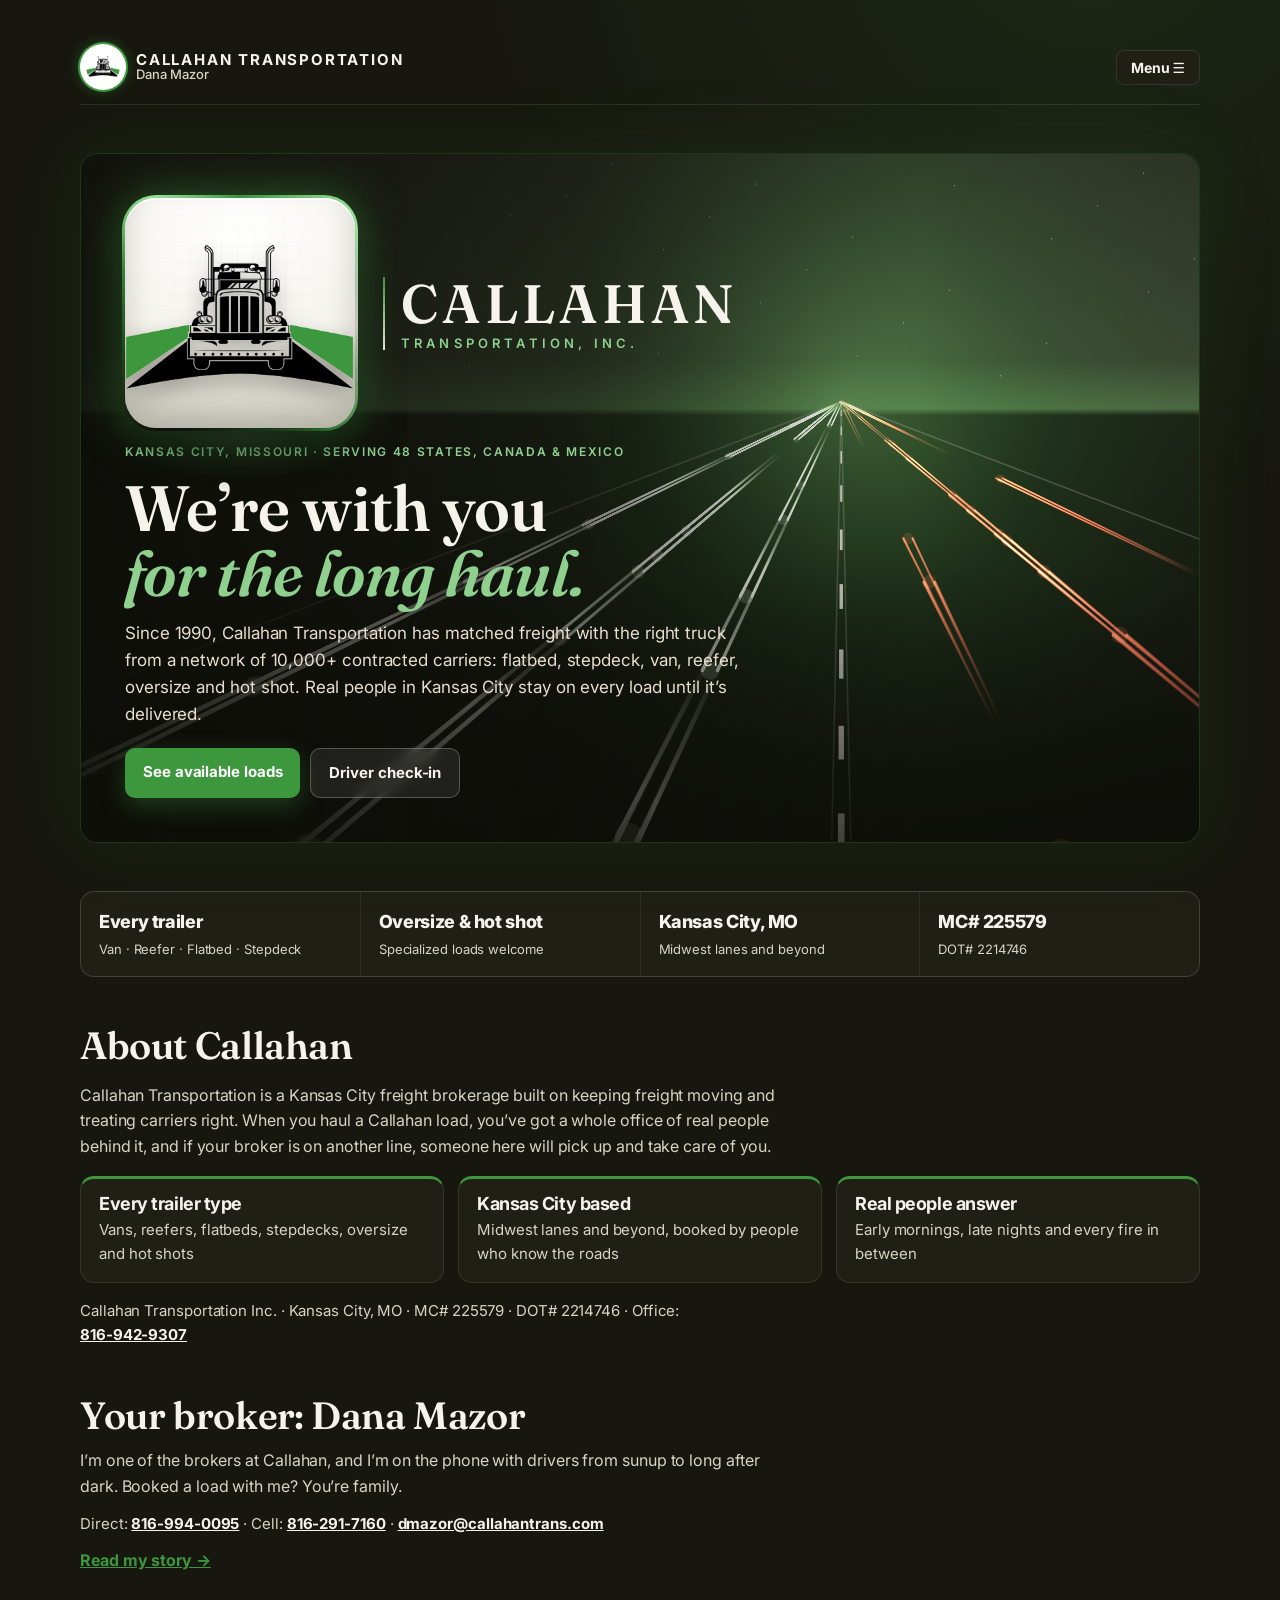
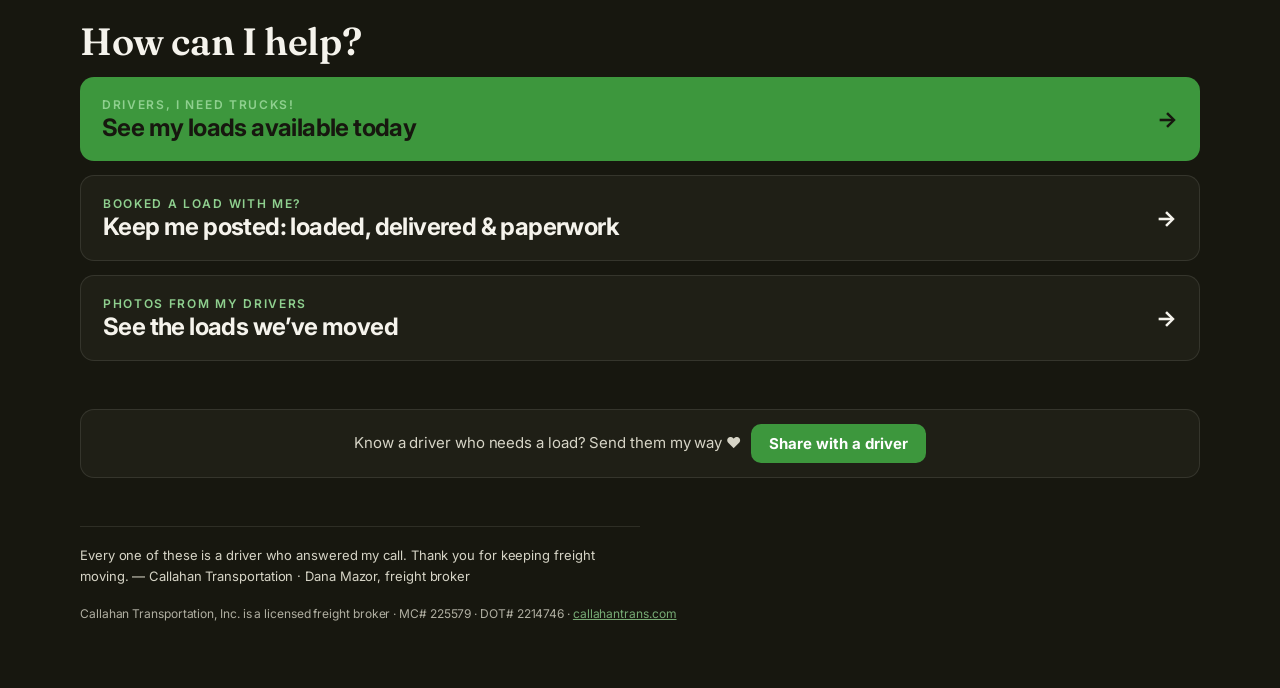
<file: index.html>
<!doctype html>
<html lang="en">
<head>
<meta charset="utf-8">
<meta name="viewport" content="width=device-width, initial-scale=1">
<title>Callahan Transportation · Dana Mazor</title>
<link rel="manifest" href="manifest.webmanifest">
<link rel="apple-touch-icon" href="apple-touch-icon.png">
<link rel="icon" type="image/png" href="icon-192.png">
<meta name="theme-color" content="#17170F">
<meta name="apple-mobile-web-app-capable" content="yes">
<meta name="apple-mobile-web-app-title" content="Callahan Transportation">
<link rel="preconnect" href="https://fonts.googleapis.com">
<link rel="stylesheet" href="https://fonts.googleapis.com/css2?family=Fraunces:ital,wght@0,500;0,600;1,500&family=Inter:wght@400;500;600;700;800&display=swap">
<style>
.sharebar { display: flex; flex-wrap: wrap; gap: 10px; align-items: center; justify-content: center; background: var(--panel); border: 1px dashed color-mix(in srgb, var(--gold) 55%, transparent); border-radius: 12px; padding: 14px 16px; text-align: center }
.sharebar p { margin: 0; color: var(--muted); font-size: 15px }
.sharebtn { font: 700 15px var(--body); background: var(--gold); color: var(--ground); border: 0; border-radius: 999px; padding: 10px 18px; cursor: pointer }
.sharebtn:focus-visible { outline: 3px solid var(--ink); outline-offset: 3px }
.sitenav { display: flex; flex-wrap: wrap; gap: 8px; align-items: center; padding-bottom: 6px }
.sitenav .brand { font-family: var(--hand); font-weight: 700; font-size: 28px; color: var(--gold); text-decoration: none; margin-right: auto }
.sitenav .brand { display: flex; flex-direction: column; line-height: 1.05 }
.sitenav .brand .b1 { font-family: var(--body); font-weight: 700; font-size: 15px; letter-spacing: .14em; text-transform: uppercase; color: var(--gold) }
.sitenav .brand .b2 { font-family: var(--hand); font-weight: 700; font-size: 28px; color: var(--ink) }
.sitenav a.nl { font: 700 14px var(--body); color: var(--ink); text-decoration: none; border: 1px solid color-mix(in srgb, var(--gold) 45%, transparent); border-radius: 999px; padding: 8px 14px }
.sitenav a.nl[aria-current="page"] { background: var(--gold); color: var(--ground); border-color: var(--gold) }
.sitenav { position: relative; align-items: center; flex-wrap: nowrap }
.sitenav .brand { min-width: 0 }
@media (max-width: 420px) { .sitenav .brand .b1 { font-size: 12px; letter-spacing: .1em } .sitenav .brand .b2 { font-size: 24px } }
.sitenav .brand { flex-direction: row; align-items: center; gap: 10px }
.sitenav .brand .mark { width: 58px; height: auto; background: var(--paper, #F3E6D1); border-radius: 10px; padding: 5px 6px; box-shadow: 0 0 22px color-mix(in srgb, #E8A54B 35%, transparent) }
.sitenav .btxt { display: flex; flex-direction: column; line-height: 1.05; min-width: 0 }
.menu { position: relative; flex: none }
.menu summary { white-space: nowrap }
@media (max-width: 420px) { .sitenav .brand .mark { width: 44px } .sitenav .brand .b1 { font-size: 10.5px; letter-spacing: .06em; white-space: nowrap } .sitenav .brand { gap: 8px } }
.menu summary { list-style: none; cursor: pointer; font: 700 14px var(--body); color: var(--ink); border: 1px solid color-mix(in srgb, var(--gold) 45%, transparent); border-radius: 999px; padding: 8px 14px }
.menu summary::-webkit-details-marker { display: none }
.menu summary:focus-visible { outline: 3px solid var(--ink); outline-offset: 3px }
.menu-list { position: absolute; right: 0; top: calc(100% + 8px); z-index: 20; display: flex; flex-direction: column; gap: 6px; min-width: 200px; background: var(--panel); border: 1px solid color-mix(in srgb, var(--gold) 35%, transparent); border-radius: 12px; padding: 10px; box-shadow: 0 18px 40px rgba(0,0,0,.5) }
.menu-list a.nl { text-align: left }
.sitenav a:focus-visible { outline: 3px solid var(--ink); outline-offset: 3px }
/* Layout: warm golden-hour wall of polaroids, loose masonry, tap one to see it big */
:root {
  --ground:#1F1813; --panel:#2A2019; --gold:#E8A54B; --ink:#F8EFE1; --rust:#C4553A; --muted:#C9B79E; --paper:#F3E6D1; --paper-ink:#2B2018;
  --hand:"Caveat", "Segoe Print", "Bradley Hand", cursive;
  --body:"Nunito Sans", "Segoe UI", system-ui, sans-serif;
  color-scheme: dark;
}
* { box-sizing: border-box }
body {
  background: radial-gradient(90% 40% at 85% 0%, color-mix(in srgb, var(--gold) 26%, transparent), transparent 70%),
              radial-gradient(70% 30% at 0% 100%, color-mix(in srgb, var(--rust) 22%, transparent), transparent 70%),
              var(--ground);
  background-attachment: fixed;
  color: var(--ink); font-family: var(--body); font-size: 17px; line-height: 1.5;
  padding-left: max(16px, env(safe-area-inset-left, 0px)); padding-right: max(16px, env(safe-area-inset-right, 0px));
  padding-block: 40px 64px; min-height: 100%;
}
.wrap { max-width: 1120px; margin: 0 auto; display: flex; flex-direction: column; gap: 36px }
header { display: flex; flex-direction: column; gap: 6px }
.company { font-size: 13px; font-weight: 700; letter-spacing: .18em; text-transform: uppercase; color: var(--gold) }
h1 { font-family: var(--hand); font-weight: 700; font-size: clamp(54px, 11vw, 96px); line-height: .95; margin: 0; text-wrap: balance }
.lede { color: var(--muted); max-width: 58ch; margin: 6px 0 0 }
.count { font-variant-numeric: tabular-nums; color: var(--ink); font-weight: 700 }
.wall { columns: 3 300px; column-gap: 26px }
.pol { break-inside: avoid; display: block; width: 100%; margin: 0 0 30px; padding: 12px 12px 0; background: var(--paper); border: 0; border-radius: 4px;
  box-shadow: 0 18px 40px rgba(0,0,0,.45), 0 0 40px color-mix(in srgb, var(--gold) 14%, transparent);
  cursor: zoom-in; text-align: left; transform: rotate(var(--tilt, 0deg)); transition: transform .25s ease, box-shadow .25s ease }
.pol:hover, .pol:focus-visible { transform: rotate(0deg) translateY(-4px); box-shadow: 0 24px 50px rgba(0,0,0,.55), 0 0 60px color-mix(in srgb, var(--gold) 30%, transparent) }
.pol:focus-visible { outline: 3px solid var(--gold); outline-offset: 4px }
.pol img { display: block; width: 100%; height: auto; border-radius: 2px; filter: sepia(.18) saturate(1.1) }
.pol span { display: block; font-family: var(--hand); font-weight: 600; font-size: 30px; color: var(--paper-ink); padding: 8px 4px 12px; line-height: 1.1 }
.pol small { display: block; font-family: var(--body); font-size: 13px; color: color-mix(in srgb, var(--paper-ink) 65%, var(--paper)); margin-top: 2px; letter-spacing: .02em }
footer { color: var(--muted); font-size: 14px; border-top: 1px solid color-mix(in srgb, var(--gold) 25%, transparent); padding-top: 18px; max-width: 70ch }
dialog { border: 0; padding: 0; background: transparent; max-width: min(94vw, 1100px); max-height: 92vh }
dialog::backdrop { background: color-mix(in srgb, var(--ground) 88%, transparent) }
dialog figure { margin: 0; background: var(--paper); padding: 14px 14px 6px; border-radius: 4px; display: flex; flex-direction: column; gap: 4px }
dialog img { display: block; max-width: 100%; max-height: 76vh; width: auto; height: auto; margin: 0 auto }
dialog figcaption { font-family: var(--hand); font-size: 32px; color: var(--paper-ink); display: flex; justify-content: space-between; align-items: center; gap: 12px }
dialog button { font: 700 14px var(--body); background: var(--paper-ink); color: var(--paper); border: 0; border-radius: 999px; padding: 8px 16px; cursor: pointer }
.hero { display: grid; grid-template-columns: minmax(0, 500px) minmax(0, 1fr); gap: 44px; align-items: center }
.me { position: relative }
.me .pol { margin: 0; width: 100%; cursor: default }
.avail { display: flex; flex-direction: column; gap: 14px }
.avail-head { display: flex; align-items: baseline; gap: 16px; flex-wrap: wrap }
.updated { font-size: 13px; font-weight: 700; letter-spacing: .14em; text-transform: uppercase; color: var(--muted) }
.avail-note { margin: 0; color: var(--muted); max-width: 70ch }
.avail-note .sel { color: var(--ink); user-select: all; white-space: nowrap }
.avail-list { display: grid; grid-template-columns: repeat(auto-fill, minmax(min(100%, 320px), 1fr)); gap: 16px }
.load { background: var(--panel); border: 1px solid color-mix(in srgb, var(--gold) 22%, transparent); border-radius: 10px; padding: 18px 20px; display: flex; flex-direction: column; gap: 10px; min-width: 0 }
.lane { display: flex; flex-direction: column; gap: 2px }
.lane .city { font-family: var(--hand); font-weight: 700; font-size: 34px; line-height: 1; color: var(--ink) }
.lane .arrow { color: var(--gold); font-size: 15px; font-weight: 700; letter-spacing: .1em }
.chip { align-self: flex-start; font-size: 12px; font-weight: 700; letter-spacing: .1em; text-transform: uppercase; color: var(--ground); background: var(--gold); border-radius: 999px; padding: 4px 12px }
.load dl { margin: 0; display: grid; grid-template-columns: auto 1fr; gap: 4px 14px; font-size: 15px }
.load dt { color: var(--muted) }
.load dd { margin: 0; color: var(--ink); min-width: 0 }
.day { display: flex; flex-direction: column; gap: 18px }
.day-grid { display: grid; grid-template-columns: repeat(auto-fill, minmax(190px, 1fr)); gap: 14px; align-items: start }
.day-grid img { width: 100%; height: auto; border-radius: 6px; box-shadow: 0 14px 30px rgba(0,0,0,.4) }
.closer { display: flex; flex-direction: column; gap: 18px }
.closer img { width: 100%; max-width: 640px; border-radius: 6px; box-shadow: 0 18px 40px rgba(0,0,0,.45) }
.me .pol:hover { transform: rotate(var(--tilt, 0deg)) }
.me .pol-small { position: absolute; right: 0; bottom: 0; width: 46% }
.me .pol span { font-size: 28px }
.collage { display: grid; grid-template-columns: 1.25fr 1fr; grid-template-rows: 1fr 1fr; gap: 8px; aspect-ratio: 4 / 4.2 }
.collage img { width: 100%; height: 100%; object-fit: cover; object-position: center top; border-radius: 2px; filter: sepia(.12) saturate(1.08) }
.collage .c-big { grid-row: 1 / 3 }
.collage img:last-child { object-position: center 60% }
.intro { display: flex; flex-direction: column; gap: 8px; min-width: 0 }
.wall-title { font-family: var(--hand); font-weight: 700; font-size: clamp(40px, 7vw, 60px); margin: 0; color: var(--gold) }
.loadtab { display: flex; align-items: center; justify-content: space-between; gap: 16px; text-decoration: none; background: var(--gold); color: var(--ground); border-radius: 14px; padding: 14px 22px; box-shadow: 0 14px 34px rgba(0,0,0,.4), 0 0 40px color-mix(in srgb, var(--gold) 30%, transparent); transition: transform .2s ease }
.loadtab:hover, .loadtab:focus-visible { transform: translateY(-2px) }
.loadtab:focus-visible { outline: 3px solid var(--ink); outline-offset: 4px }
.loadtab-2 { background: transparent; color: var(--ink); border: 2px solid var(--gold); box-shadow: none }
.help { display: flex; flex-direction: column; gap: 14px }
.loadtab-2 .lt-kicker { color: var(--gold) }
.loadtab-2 .lt-title { font-size: clamp(24px, 4.2vw, 33px) }
.lt-text { display: flex; flex-direction: column; min-width: 0 }
.lt-kicker { font-size: 13px; font-weight: 700; letter-spacing: .16em; text-transform: uppercase }
.lt-title { font-family: var(--hand); font-weight: 700; font-size: clamp(28px, 5vw, 40px); line-height: 1 }
.lt-go { font-size: 32px; font-weight: 700; line-height: 1 }
.story { display: flex; flex-direction: column; gap: 14px; max-width: 70ch }
.story p { margin: 0; color: var(--ink) }
.tagline { margin: 0; font-size: 19px; font-weight: 700; color: var(--ink) }
.cal { display: flex; flex-direction: column; gap: 16px }
.cal > p { margin: 0; max-width: 70ch }
.cal-grid { display: grid; grid-template-columns: repeat(auto-fit, minmax(min(100%, 230px), 1fr)); gap: 14px }
.cal-item { background: var(--panel); border: 1px solid color-mix(in srgb, var(--gold) 22%, transparent); border-radius: 10px; padding: 16px 18px; display: flex; flex-direction: column; gap: 4px; color: var(--muted); font-size: 15px }
.cal-big { font-family: var(--hand); font-weight: 700; font-size: 30px; line-height: 1.05; color: var(--gold) }
.cal-contact { color: var(--muted); font-size: 15px }
.cal-contact a { color: var(--ink); font-weight: 700 }
.story-sign { font-family: var(--hand); font-size: 32px; line-height: 1.15; color: var(--gold) }
.cats { display: flex; flex-direction: column; gap: 14px; max-width: 760px }
.cat-tabs { display: flex; flex-wrap: wrap; gap: 8px }
.cat-tab { font: 700 15px var(--body); color: var(--ink); background: transparent; border: 1px solid color-mix(in srgb, var(--gold) 50%, transparent); border-radius: 999px; padding: 9px 16px; cursor: pointer }
.cat-tab[aria-selected="true"] { background: var(--gold); color: var(--ground); border-color: var(--gold) }
.cat-tab:focus-visible, .car-btn:focus-visible, .car-track:focus-visible, .slide:focus-visible { outline: 3px solid var(--ink); outline-offset: 3px }
.car { background: var(--paper); border-radius: 6px; padding: 12px; box-shadow: 0 18px 40px rgba(0,0,0,.45), 0 0 40px color-mix(in srgb, var(--gold) 14%, transparent) }
.car-track { display: flex; overflow-x: auto; scroll-snap-type: x mandatory; scroll-behavior: smooth; -webkit-overflow-scrolling: touch; scrollbar-width: none; border-radius: 3px }
.car-track::-webkit-scrollbar { display: none }
.slide { flex: 0 0 100%; scroll-snap-align: start; border: 0; padding: 0; margin: 0; background: transparent; cursor: zoom-in; text-align: left }
.slide img { display: block; width: 100%; aspect-ratio: 4 / 3; object-fit: cover; border-radius: 2px; filter: sepia(.18) saturate(1.1) }
.slide .cap { display: block; font-family: var(--hand); font-weight: 600; font-size: 30px; color: var(--paper-ink); padding: 8px 4px 0; line-height: 1.1 }
.slide .cap small { display: block; font-family: var(--body); font-size: 13px; color: color-mix(in srgb, var(--paper-ink) 65%, var(--paper)) }
.car-ctrl { display: flex; align-items: center; justify-content: center; gap: 18px; padding-top: 8px }
.car-btn { font: 700 26px/1 var(--body); width: 44px; height: 44px; border-radius: 999px; border: 0; background: var(--paper-ink); color: var(--paper); cursor: pointer }
.car-btn[hidden] { display: none }
.car-count { font: 700 14px var(--body); color: var(--paper-ink); min-width: 48px; text-align: center }
.logo-card { background: radial-gradient(120% 90% at 50% 0%, #FBF3E6, var(--paper)); border-radius: 14px; padding: 22px; box-shadow: 0 18px 40px rgba(0,0,0,.45), 0 0 60px color-mix(in srgb, var(--gold) 30%, transparent); transform: rotate(-1.2deg) }
.logo-card img { display: block; width: 100%; height: auto }
.meet { display: flex; flex-direction: column; gap: 12px; max-width: 70ch }
.meet p { margin: 0 }
@media (max-width: 720px) { .hero { grid-template-columns: 1fr; gap: 24px } .me { max-width: 100% } }
@media (prefers-reduced-motion: reduce) { .pol { transition: none } }
</style>
<link rel="stylesheet" href="anim.css?v=3">
<link rel="stylesheet" href="modern.css?v=5">
<link rel="stylesheet" href="brand.css?v=8">
<style>html,body{margin:0}</style>
</head>
<body>

<div class="wrap">
  <nav class="sitenav" aria-label="Site">
    <a class="brand" href="index.html"><img class="mark" src="callahan-mark-orig.png?v=4" alt=""><span class="btxt"><span class="b1">Callahan Transportation</span><span class="b2">Dana Mazor</span></span></a>
    <details class="menu">
      <summary>Menu <span aria-hidden="true">☰</span></summary>
      <div class="menu-list">
      <a class="nl" href="index.html" aria-current="page">Home</a>
      <a class="nl" href="open-loads.html">Loads available</a>
      <a class="nl" href="loads-we-moved.html">Loads we moved</a>
      <a class="nl" href="check-in.html">Driver check-in</a>
      <a class="nl" href="my-story.html">Meet Dana</a>
      </div>
    </details>
  </nav>
  <header class="hero-photo">
    <div class="fx-night" aria-hidden="true"></div>
    <div class="in">
      <div class="lockup" role="img" aria-label="Callahan Transportation, Inc."><div class="emblem" id="emblem"><span class="em-border"></span><span class="em-tile"><span class="em-grid"></span><img src="callahan-mark-orig.png?v=4" alt=""><span class="hl l"></span><span class="hl r"></span><span class="em-sheen"></span></span><span class="em-beam"></span></div><div class="lk-text"><span class="lk-1">CALLAHAN</span><span class="lk-2">TRANSPORTATION, INC.</span></div></div>
      <div class="company">Kansas City, Missouri · Serving 48 states, Canada &amp; Mexico</div>
      <h1>We’re with you<br><em>for the long haul.</em></h1>
      <p class="lede">Since 1990, Callahan Transportation has matched freight with the right truck from a network of 10,000+ contracted carriers: flatbed, stepdeck, van, reefer, oversize and hot shot. Real people in Kansas City stay on every load until it’s delivered.</p>
      <div class="cta"><a class="primary" href="open-loads.html">See available loads</a><a class="ghost" href="check-in.html">Driver check-in</a></div>
    </div>
  </header>
  <div class="stats" aria-label="Callahan at a glance">
    <div><b>Every trailer</b><span>Van · Reefer · Flatbed · Stepdeck</span></div>
    <div><b>Oversize &amp; hot shot</b><span>Specialized loads welcome</span></div>
    <div><b>Kansas City, MO</b><span>Midwest lanes and beyond</span></div>
    <div><b>MC# 225579</b><span>DOT# 2214746</span></div>
  </div>
  <section class="cal" aria-labelledby="cal-title">
    <h2 class="wall-title" id="cal-title">About Callahan</h2>
    <p>Callahan Transportation is a Kansas City freight brokerage built on keeping freight moving and treating carriers right. When you haul a Callahan load, you’ve got a whole office of real people behind it, and if your broker is on another line, someone here will pick up and take care of you.</p>
    <div class="cal-grid">
      <div class="cal-item"><span class="cal-big">Every trailer type</span><span>Vans, reefers, flatbeds, stepdecks, oversize and hot shots</span></div>
      <div class="cal-item"><span class="cal-big">Kansas City based</span><span>Midwest lanes and beyond, booked by people who know the roads</span></div>
      <div class="cal-item"><span class="cal-big">Real people answer</span><span>Early mornings, late nights and every fire in between</span></div>
    </div>
    <p class="cal-contact">Callahan Transportation Inc. · Kansas City, MO · MC# 225579 · DOT# 2214746 · Office: <a href="tel:+18169429307">816-942-9307</a></p>
  </section>
  <section class="meet" aria-labelledby="meet-title">
    <h2 class="wall-title" id="meet-title">Your broker: Dana Mazor</h2>
    <p>I’m one of the brokers at Callahan, and I’m on the phone with drivers from sunup to long after dark. Booked a load with me? You’re family.</p>
    <p class="cal-contact">Direct: <a href="tel:+18169940095">816-994-0095</a> · Cell: <a href="tel:+18162917160">816-291-7160</a> · <a href="mailto:dmazor@callahantrans.com">dmazor@callahantrans.com</a></p>
    <p class="note"><a href="my-story.html" style="color:var(--gold);font-weight:700">Read my story →</a></p>
  </section>

  <section class="help" aria-labelledby="help-title">
    <h2 class="wall-title" id="help-title">How can I help?</h2>
    <a class="loadtab" href="open-loads.html">
      <span class="lt-text"><span class="lt-kicker">Drivers, I need trucks!</span><span class="lt-title">See my loads available today</span></span>
      <span class="lt-go" aria-hidden="true">→</span>
    </a>
    <a class="loadtab loadtab-2" href="check-in.html">
      <span class="lt-text"><span class="lt-kicker">Booked a load with me?</span><span class="lt-title">Keep me posted: loaded, delivered &amp; paperwork</span></span>
      <span class="lt-go" aria-hidden="true">→</span>
    </a>
    <a class="loadtab loadtab-2" href="loads-we-moved.html">
      <span class="lt-text"><span class="lt-kicker">Photos from my drivers</span><span class="lt-title">See the loads we’ve moved</span></span>
      <span class="lt-go" aria-hidden="true">→</span>
    </a>
  </section>
  <div class="sharebar"><p>Know a driver who needs a load? Send them my way ♥</p><button type="button" class="sharebtn" data-share>Share with a driver</button></div>
  <section class="closer">
    <footer>Every one of these is a driver who answered my call. Thank you for keeping freight moving. — Callahan Transportation · Dana Mazor, freight broker</footer>
  <p class="broker-line">Callahan Transportation, Inc. is a licensed freight broker · MC# 225579 · DOT# 2214746 · <a href="https://www.callahantrans.com" target="_blank" rel="noopener">callahantrans.com</a></p>
  </section>
</div>

<dialog id="viewer" aria-label="Photo viewer">
  <figure>
    <img id="viewer-img" alt="">
    <figcaption><span id="viewer-cap"></span><button type="button" id="viewer-close">Close</button></figcaption>
  </figure>
</dialog>

<script>
(function () {
  let d; try { d = JSON.parse(document.getElementById('avail-data').textContent); } catch (e) { return; }
  if (!d) return;
  document.getElementById('avail-updated').textContent = 'Updated ' + d.updated;
  const list = document.getElementById('avail-list');
  const esc = s => String(s).replace(/[&<>"]/g, c => ({'&':'&amp;','<':'&lt;','>':'&gt;','"':'&quot;'}[c]));
  d.loads.forEach(l => {
    const a = document.createElement('article'); a.className = 'load';
    a.innerHTML = '<span class="chip">' + esc(l.tag) + '</span>' +
      '<div class="lane"><span class="city">' + esc(l.from) + '</span><span class="arrow">TO</span><span class="city">' + esc(l.to) + '</span></div>' +
      '<dl><dt>Pickup</dt><dd>' + esc(l.when) + '</dd><dt>Trailer</dt><dd>' + esc(l.equip) + '</dd><dt>Freight</dt><dd>' + esc(l.freight) + '</dd><dt>Weight</dt><dd>' + esc(l.weight) + '</dd><dt>Notes</dt><dd>' + esc(l.notes) + '</dd></dl>';
    list.appendChild(a);
  });
})();
const dlg = document.getElementById('viewer');
document.getElementById('viewer-close').addEventListener('click', () => dlg.close());
dlg.addEventListener('click', e => { if (e.target === dlg) dlg.close(); });
</script>

<script>
document.querySelectorAll('[data-share]').forEach(b => b.addEventListener('click', async () => {
  const url = 'https://loads.callahantrans.com/';
  const data = { title: "Dana's Loads · Callahan Transportation", text: 'Need a load? Check out Dana at Callahan Transportation:', url };
  try { if (navigator.share) { await navigator.share(data); return; } } catch (e) { if (e && e.name === 'AbortError') return; }
  try { await navigator.clipboard.writeText(url); b.textContent = 'Link copied!'; setTimeout(() => b.textContent = 'Share with a driver', 2500); }
  catch (e) { prompt('Copy this link:', url); }
}));
</script>

<script src="anim.js?v=3"></script>
<script src="night.js?v=6"></script>
<script>
(function(){var e=document.getElementById("emblem");if(!e||matchMedia("(prefers-reduced-motion: reduce)").matches)return;
function tilt(x,y){e.style.setProperty("--rx",(-y*10).toFixed(2)+"deg");e.style.setProperty("--ry",(x*14).toFixed(2)+"deg")}
addEventListener("pointermove",function(ev){var r=e.getBoundingClientRect();tilt(Math.max(-1,Math.min(1,(ev.clientX-r.left-r.width/2)/400)),Math.max(-1,Math.min(1,(ev.clientY-r.top-r.height/2)/400)))});
var t=0;(function idle(){t+=.012;if(!matchMedia("(hover:hover)").matches)tilt(Math.sin(t)*.6,Math.cos(t*.8)*.3);requestAnimationFrame(idle)})();})();
</script>
</body>
</html>
</file>
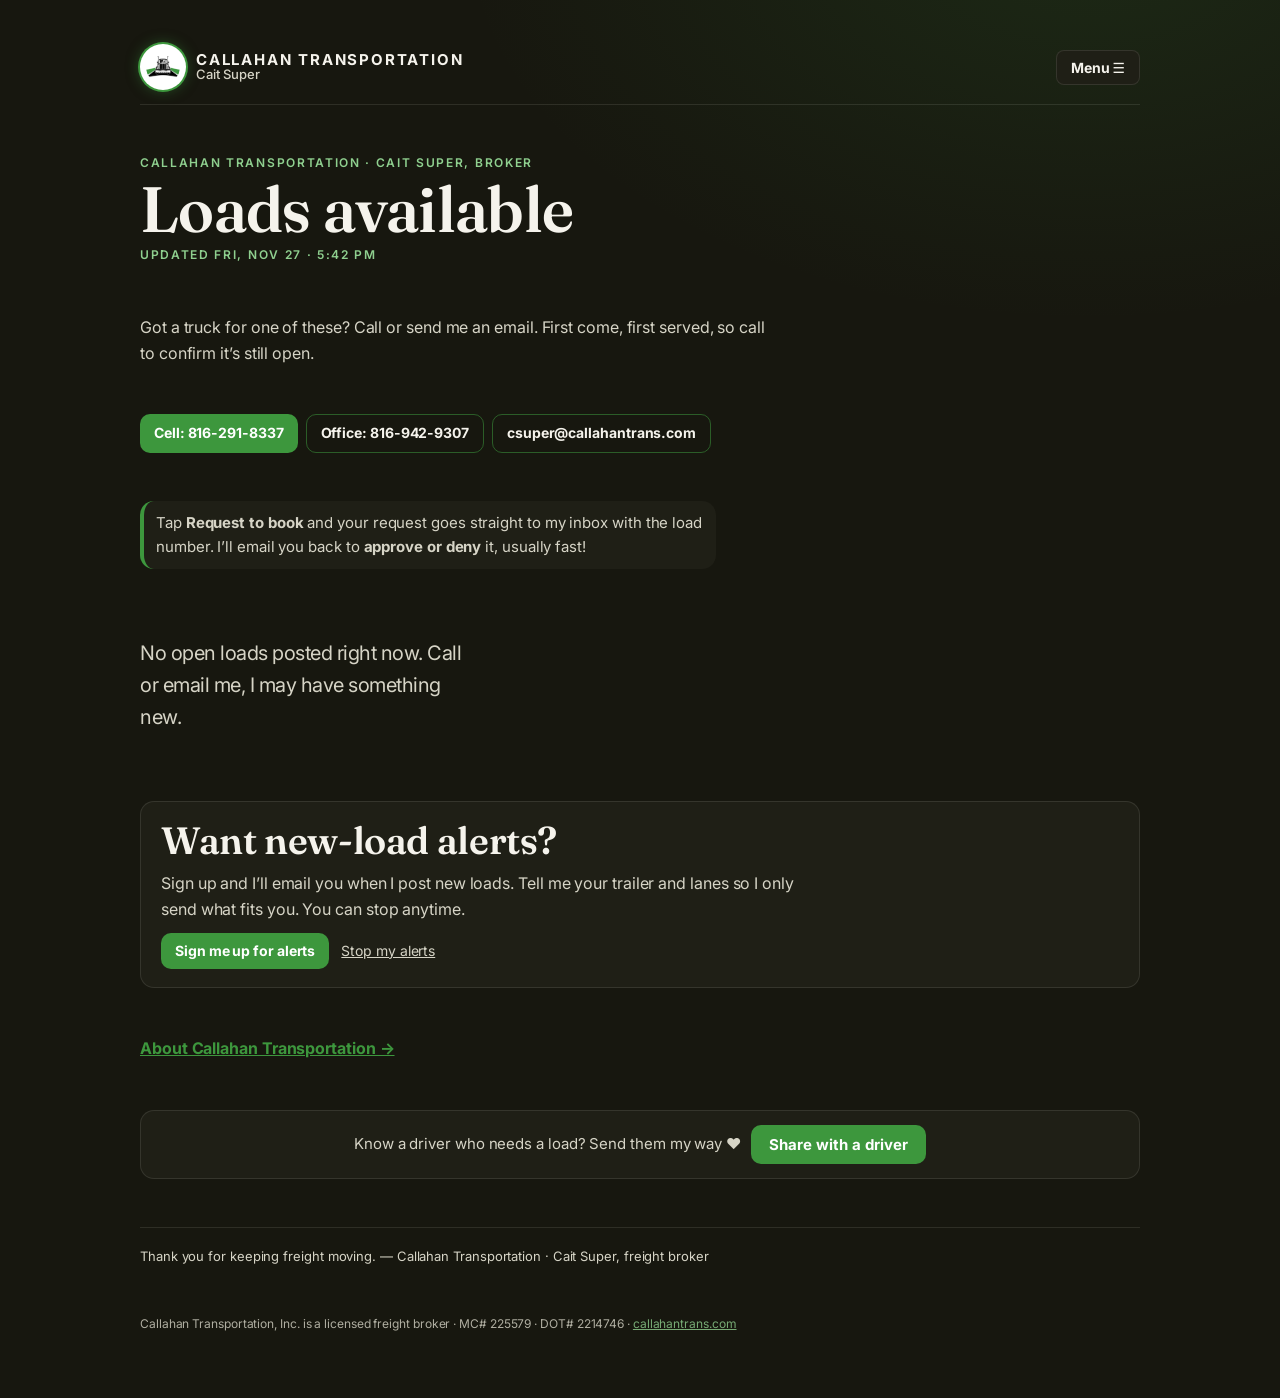
<file: cait/index.html>
<!doctype html>
<html lang="en">
<head>
<meta charset="utf-8">
<meta name="viewport" content="width=device-width, initial-scale=1">
<link rel="manifest" href="../manifest.webmanifest">
<link rel="apple-touch-icon" href="../apple-touch-icon.png">
<link rel="icon" type="image/png" href="../icon-192.png">
<meta name="theme-color" content="#17170F">
<meta name="apple-mobile-web-app-capable" content="yes">
<meta name="apple-mobile-web-app-title" content="Callahan Transportation">
<title>Cait’s Loads · Callahan Transportation</title>
<link rel="preconnect" href="https://fonts.googleapis.com">
<link rel="stylesheet" href="https://fonts.googleapis.com/css2?family=Fraunces:ital,wght@0,500;0,600;1,500&family=Inter:wght@400;500;600;700;800&display=swap">
<style>
.sharebar { display: flex; flex-wrap: wrap; gap: 10px; align-items: center; justify-content: center; background: var(--panel); border: 1px dashed color-mix(in srgb, var(--gold) 55%, transparent); border-radius: 12px; padding: 14px 16px; text-align: center }
.sharebar p { margin: 0; color: var(--muted); font-size: 15px }
.sharebtn { font: 700 15px var(--body); background: var(--gold); color: var(--ground); border: 0; border-radius: 999px; padding: 10px 18px; cursor: pointer }
.sharebtn:focus-visible { outline: 3px solid var(--ink); outline-offset: 3px }
.sitenav { display: flex; flex-wrap: wrap; gap: 8px; align-items: center; padding-bottom: 6px }
.sitenav .brand { font-family: var(--hand); font-weight: 700; font-size: 28px; color: var(--gold); text-decoration: none; margin-right: auto }
.sitenav .brand { display: flex; flex-direction: column; line-height: 1.05 }
.sitenav .brand .b1 { font-family: var(--body); font-weight: 700; font-size: 15px; letter-spacing: .14em; text-transform: uppercase; color: var(--gold) }
.sitenav .brand .b2 { font-family: var(--hand); font-weight: 700; font-size: 28px; color: var(--ink) }
.sitenav a.nl { font: 700 14px var(--body); color: var(--ink); text-decoration: none; border: 1px solid color-mix(in srgb, var(--gold) 45%, transparent); border-radius: 999px; padding: 8px 14px }
.sitenav a.nl[aria-current="page"] { background: var(--gold); color: var(--ground); border-color: var(--gold) }
.sitenav { position: relative; align-items: center; flex-wrap: nowrap }
.sitenav .brand { min-width: 0 }
@media (max-width: 420px) { .sitenav .brand .b1 { font-size: 12px; letter-spacing: .1em } .sitenav .brand .b2 { font-size: 24px } }
.sitenav .brand { flex-direction: row; align-items: center; gap: 10px }
.sitenav .brand .mark { width: 58px; height: auto; background: var(--paper, #F3E6D1); border-radius: 10px; padding: 5px 6px; box-shadow: 0 0 22px color-mix(in srgb, #E8A54B 35%, transparent) }
.sitenav .btxt { display: flex; flex-direction: column; line-height: 1.05; min-width: 0 }
.menu { position: relative; flex: none }
.menu summary { white-space: nowrap }
@media (max-width: 420px) { .sitenav .brand .mark { width: 44px } .sitenav .brand .b1 { font-size: 10.5px; letter-spacing: .06em; white-space: nowrap } .sitenav .brand { gap: 8px } }
.menu summary { list-style: none; cursor: pointer; font: 700 14px var(--body); color: var(--ink); border: 1px solid color-mix(in srgb, var(--gold) 45%, transparent); border-radius: 999px; padding: 8px 14px }
.menu summary::-webkit-details-marker { display: none }
.menu summary:focus-visible { outline: 3px solid var(--ink); outline-offset: 3px }
.menu-list { position: absolute; right: 0; top: calc(100% + 8px); z-index: 20; display: flex; flex-direction: column; gap: 6px; min-width: 200px; background: var(--panel); border: 1px solid color-mix(in srgb, var(--gold) 35%, transparent); border-radius: 12px; padding: 10px; box-shadow: 0 18px 40px rgba(0,0,0,.5) }
.menu-list a.nl { text-align: left }
.sitenav a:focus-visible { outline: 3px solid var(--ink); outline-offset: 3px }
:root {
  --ground:#1F1813; --panel:#2A2019; --gold:#E8A54B; --ink:#F8EFE1; --rust:#C4553A; --muted:#C9B79E; --paper:#F3E6D1;
  --hand:"Caveat", "Segoe Print", "Bradley Hand", cursive;
  --body:"Nunito Sans", "Segoe UI", system-ui, sans-serif;
  color-scheme: dark;
}
* { box-sizing: border-box }
body {
  background: radial-gradient(90% 40% at 85% 0%, color-mix(in srgb, var(--gold) 26%, transparent), transparent 70%),
              radial-gradient(70% 30% at 0% 100%, color-mix(in srgb, var(--rust) 22%, transparent), transparent 70%),
              var(--ground);
  background-attachment: fixed;
  color: var(--ink); font-family: var(--body); font-size: 17px; line-height: 1.5;
  padding: 40px 16px 64px; min-height: 100%; margin: 0;
}
.wrap { max-width: 1000px; margin: 0 auto; display: flex; flex-direction: column; gap: 26px }
.company { font-size: 13px; font-weight: 700; letter-spacing: .18em; text-transform: uppercase; color: var(--gold) }
h1 { font-family: var(--hand); font-weight: 700; font-size: clamp(50px, 10vw, 84px); line-height: .95; margin: 4px 0 0; text-wrap: balance }
.updated { font-size: 13px; font-weight: 700; letter-spacing: .14em; text-transform: uppercase; color: var(--muted) }
.note { margin: 0; color: var(--muted); max-width: 64ch }
.call { display: flex; flex-wrap: wrap; gap: 8px }
.call a { display: inline-flex; align-items: center; gap: 8px; font-weight: 700; font-size: 14px; text-decoration: none; color: var(--ground); background: var(--gold); border-radius: 999px; padding: 7px 14px }
.call a.alt { background: transparent; color: var(--ink); border: 1px solid color-mix(in srgb, var(--gold) 55%, transparent) }
.list { display: grid; grid-template-columns: repeat(auto-fill, minmax(min(100%, 300px), 1fr)); gap: 16px }
.load { background: var(--panel); border: 1px solid color-mix(in srgb, var(--gold) 22%, transparent); border-radius: 10px; padding: 18px 20px; display: flex; flex-direction: column; gap: 10px; min-width: 0 }
.lane { display: flex; flex-direction: column; gap: 2px }
.city { font-family: var(--hand); font-weight: 700; font-size: 34px; line-height: 1 }
.arrow { color: var(--gold); font-size: 15px; font-weight: 700; letter-spacing: .1em }
.chip { align-self: flex-start; font-size: 12px; font-weight: 700; letter-spacing: .1em; text-transform: uppercase; color: var(--ground); background: var(--gold); border-radius: 999px; padding: 4px 12px }
dl { margin: 0; display: grid; grid-template-columns: auto 1fr; gap: 4px 14px; font-size: 15px }
dt { color: var(--muted) }
dd { margin: 0; min-width: 0 }
.book { display: flex; gap: 10px; flex-wrap: wrap; margin-top: auto; padding-top: 6px }
.book a { flex: 1 1 auto; text-align: center; font-weight: 700; font-size: 15px; text-decoration: none; border-radius: 999px; padding: 10px 16px }
.book-btn { background: var(--gold); color: var(--ground) }
.book-call { color: var(--ink); border: 1px solid color-mix(in srgb, var(--gold) 55%, transparent) }
.book a:focus-visible { outline: 3px solid var(--ink); outline-offset: 3px }
.approve { background: var(--panel); border-left: 4px solid var(--gold); border-radius: 8px; padding: 10px 12px; color: var(--ink); font-size: 15px }
.alerts { background: var(--panel); border: 1px dashed color-mix(in srgb, var(--gold) 55%, transparent); border-radius: 12px; padding: 18px 20px; display: flex; flex-direction: column; gap: 10px }
.alerts-title { font-family: var(--hand); font-weight: 700; font-size: 36px; line-height: 1; color: var(--gold); margin: 0 }
.alert-btns { display: flex; flex-wrap: wrap; gap: 12px; align-items: center }
.alert-btn { font-weight: 700; font-size: 14px; text-decoration: none; color: var(--ground); background: var(--gold); border-radius: 999px; padding: 7px 14px }
.alert-stop { color: var(--muted); font-size: 14px }
.alert-btn:focus-visible, .alert-stop:focus-visible { outline: 3px solid var(--ink); outline-offset: 3px }
.card-top { display: flex; align-items: center; justify-content: space-between; gap: 10px }
.loadno { font-weight: 800; font-size: 14px; letter-spacing: .02em; color: var(--ink); background: var(--panel-2, #1B242A); border: 1px solid var(--line, rgba(190,235,230,.1)); border-radius: 8px; padding: 4px 10px }
.empty { color: var(--muted); font-family: var(--hand); font-size: 32px }
footer { color: var(--muted); font-size: 14px; border-top: 1px solid color-mix(in srgb, var(--gold) 25%, transparent); padding-top: 18px }
</style>
<link rel="stylesheet" href="../anim.css?v=3">
<link rel="stylesheet" href="../modern.css?v=5">
<link rel="stylesheet" href="../brand.css?v=1">
</head>
<body>

<div class="wrap">
  <nav class="sitenav" aria-label="Site">
    <a class="brand" href="https://www.callahantrans.com"><img class="mark" src="../callahan-mark-orig.png?v=4" alt=""><span class="btxt"><span class="b1">Callahan Transportation</span><span class="b2">Cait Super</span></span></a>
    <details class="menu">
      <summary>Menu <span aria-hidden="true">☰</span></summary>
      <div class="menu-list">
      <a class="nl" href="./" aria-current="page">Cait’s loads</a>
      <a class="nl" href="../open-loads.html">Dana’s loads</a>
      <a class="nl" href="../pam/">Pam’s loads</a>
      <a class="nl" href="../loads-we-moved.html">Loads we moved</a>
      </div>
    </details>
  </nav>
  <header>
    <div class="company">Callahan Transportation · Cait Super, broker</div>
    <h1>Loads available</h1>
    <span class="updated" id="updated"></span>
  </header>
  <p class="note">Got a truck for one of these? Call or send me an email. First come, first served, so call to confirm it’s still open.</p>
  <div class="call">
    <a href="tel:+18162918337">Cell: 816-291-8337</a>
    <a class="alt" href="tel:+18169429307">Office: 816-942-9307</a>
    <a class="alt" href="mailto:csuper@callahantrans.com">csuper@callahantrans.com</a>
  </div>
  <p class="note approve">Tap <strong>Request to book</strong> and your request goes straight to my inbox with the load number. I’ll email you back to <strong>approve or deny</strong> it, usually fast!</p>
  <div class="list" id="list"></div>
  <section class="alerts" aria-labelledby="alerts-title">
    <h2 class="alerts-title" id="alerts-title">Want new-load alerts?</h2>
    <p class="note">Sign up and I’ll email you when I post new loads. Tell me your trailer and lanes so I only send what fits you. You can stop anytime.</p>
    <div class="alert-btns">
      <a class="alert-btn" id="alert-join" href="#">Sign me up for alerts</a>
      <a class="alert-stop" id="alert-stop" href="#">Stop my alerts</a>
    </div>
  </section>
  <p class="note"><a href="https://www.callahantrans.com" style="color:var(--gold);font-weight:700">About Callahan Transportation →</a></p>
  <div class="sharebar"><p>Know a driver who needs a load? Send them my way ♥</p><button type="button" class="sharebtn" data-share>Share with a driver</button></div>
  <footer>Thank you for keeping freight moving. — Callahan Transportation · Cait Super, freight broker</footer>
  <p class="broker-line">Callahan Transportation, Inc. is a licensed freight broker · MC# 225579 · DOT# 2214746 · <a href="https://www.callahantrans.com" target="_blank" rel="noopener">callahantrans.com</a></p>
</div>

<script type="application/json" id="data">{"updated": "Fri, Nov 27 · 5:42 PM", "loads": [{"load": "125517", "from": "St Louis, MO", "to": "Eustis, FL", "when": "Tue 12/1", "equip": "Hot shot", "freight": "Palletized stone", "weight": "18,447 lb", "notes": "974 miles", "tag": "Flatbed"}]}</script>
<script>
(function () {
  const list = document.getElementById('list');
  const esc = s => String(s).replace(/[&<>"]/g, c => ({'&':'&amp;','<':'&lt;','>':'&gt;','"':'&quot;'}[c]));
  let d; try { d = JSON.parse(document.getElementById('data').textContent); } catch (e) { d = {loads: []}; }
  let covered = [];
  // pickup like "Fri 10/30": hide once that date has passed (Chicago time)
  function past(when) {
    const m = /(\d{1,2})\/(\d{1,2})/.exec(when || ''); if (!m) return false;
    const now = new Date(new Date().toLocaleString('en-US', {timeZone: 'America/Chicago'}));
    let y = now.getFullYear(); const mo = +m[1] - 1, da = +m[2];
    if (mo - now.getMonth() > 6) y--; else if (now.getMonth() - mo > 6) y++;
    const t = new Date(now); t.setHours(0, 0, 0, 0);
    return new Date(y, mo, da) < t;
  }
  function render() {
    document.getElementById('updated').textContent = d.updated ? 'Updated ' + d.updated : '';
    const show = (d.loads || []).filter(l => !covered.includes(String(l.load)) && !past(l.when));
    list.innerHTML = '';
    if (!show.length) { list.innerHTML = '<p class="empty" style="font-size:20px;max-width:none">No open loads posted right now. Call or email me, I may have something new.</p>'; return; }
    show.forEach(l => {
      const a = document.createElement('article'); a.className = 'load in';
      a.innerHTML = '<div class="card-top"><span class="chip">' + esc(l.tag) + '</span>' + (l.load ? '<span class="loadno">Load #' + esc(l.load) + '</span>' : '') + '</div>' +
        '<div class="lane"><span class="city">' + esc(l.from) + '</span><span class="arrow">TO</span><span class="city">' + esc(l.to) + '</span></div>' +
        '<dl><dt>Pickup</dt><dd>' + esc(l.when) + '</dd><dt>Trailer</dt><dd>' + esc(l.equip) + '</dd><dt>Freight</dt><dd>' + esc(l.freight) + '</dd><dt>Weight</dt><dd>' + esc(l.weight) + '</dd><dt>Notes</dt><dd>' + esc(l.notes) + '</dd></dl>';
      const lane = l.from + ' to ' + l.to;
      const subj = 'BOOK REQUEST - ' + (l.load ? 'Load #' + l.load + ' - ' : '') + lane + ' (' + l.when + ')';
      const body = 'Hi Cait,\n\nI\'d like to book this load:\n' + (l.load ? 'Load #' + l.load + '\n' : '') + lane + '\nPickup: ' + l.when + '\nFreight: ' + l.freight + ', ' + l.weight + '\n\nCompany name:\nMC#:\nDriver name & cell:\nTruck/trailer type:\nWhere I\'m empty & when:\n\nThanks!';
      const act = document.createElement('div'); act.className = 'book';
      const m = document.createElement('a'); m.className = 'book-btn';
      m.href = 'mailto:csuper@callahantrans.com?subject=' + encodeURIComponent(subj) + '&body=' + encodeURIComponent(body);
      m.textContent = 'Request to book';
      act.append(m); a.appendChild(act);
      list.appendChild(a);
    });
  }
  async function refresh() {
    const t = Date.now();
    let c1 = null, c2 = null;
    try { const r = await fetch('covered.json?t=' + t, {cache: 'no-store'}); if (r.ok) c1 = ((await r.json()).covered || []).map(String); } catch (e) {}
    try { const r = await fetch('https://api.github.com/repos/Callahan2026/dana-loads/contents/cait/covered?ref=main&t=' + t, {cache: 'no-store'}); if (r.ok) c2 = (await r.json()).map(f => f.name.replace(/\.[a-z]+$/i, '')).filter(n => /^\d+$/.test(n)); } catch (e) {}
    if (c1 || c2) covered = (c1 || []).concat(c2 || covered.filter(n => !(c1 || []).includes(n)));
    try {
      const r = await fetch('index.html?t=' + t, {cache: 'no-store'});
      if (r.ok) { const doc = new DOMParser().parseFromString(await r.text(), 'text/html'); const el = doc.getElementById('data'); if (el) d = JSON.parse(el.textContent); }
    } catch (e) {}
    render();
  }
  render(); refresh();
  setInterval(refresh, 120000);
  document.addEventListener('visibilitychange', () => { if (!document.hidden) refresh(); });
})();
</script>

<script>
document.querySelectorAll('[data-share]').forEach(b => b.addEventListener('click', async () => {
  const url = 'https://loads.callahantrans.com/cait/';
  const data = { title: "Cait's Loads · Callahan Transportation", text: 'Need a load? Check out Cait at Callahan Transportation:', url };
  try { if (navigator.share) { await navigator.share(data); return; } } catch (e) { if (e && e.name === 'AbortError') return; }
  try { await navigator.clipboard.writeText(url); b.textContent = 'Link copied!'; setTimeout(() => b.textContent = 'Share with a driver', 2500); }
  catch (e) { prompt('Copy this link:', url); }
}));
</script>
<script>
(function () {
  const to = 'csuper@callahantrans.com';
  const mk = (s, b) => 'mailto:' + to + '?subject=' + encodeURIComponent(s) + '&body=' + encodeURIComponent(b);
  document.getElementById('alert-join').href = mk('LOAD ALERTS - Sign me up',
    'Hi Cait,\n\nPlease send me your new loads!\n\nName:\nCompany / MC#:\nBest email for alerts:\nCell:\nTrailer type (van, reefer, flatbed, stepdeck, hot shot, oversize):\nHome base / lanes I like:\n\nThanks!');
  document.getElementById('alert-stop').href = mk('LOAD ALERTS - Stop', 'Hi Cait,\n\nPlease take me off your load alerts.\n\nName:\nEmail:\n\nThanks!');
})();
</script>
<script src="../anim.js?v=3"></script>
</body>
</html>
</file>
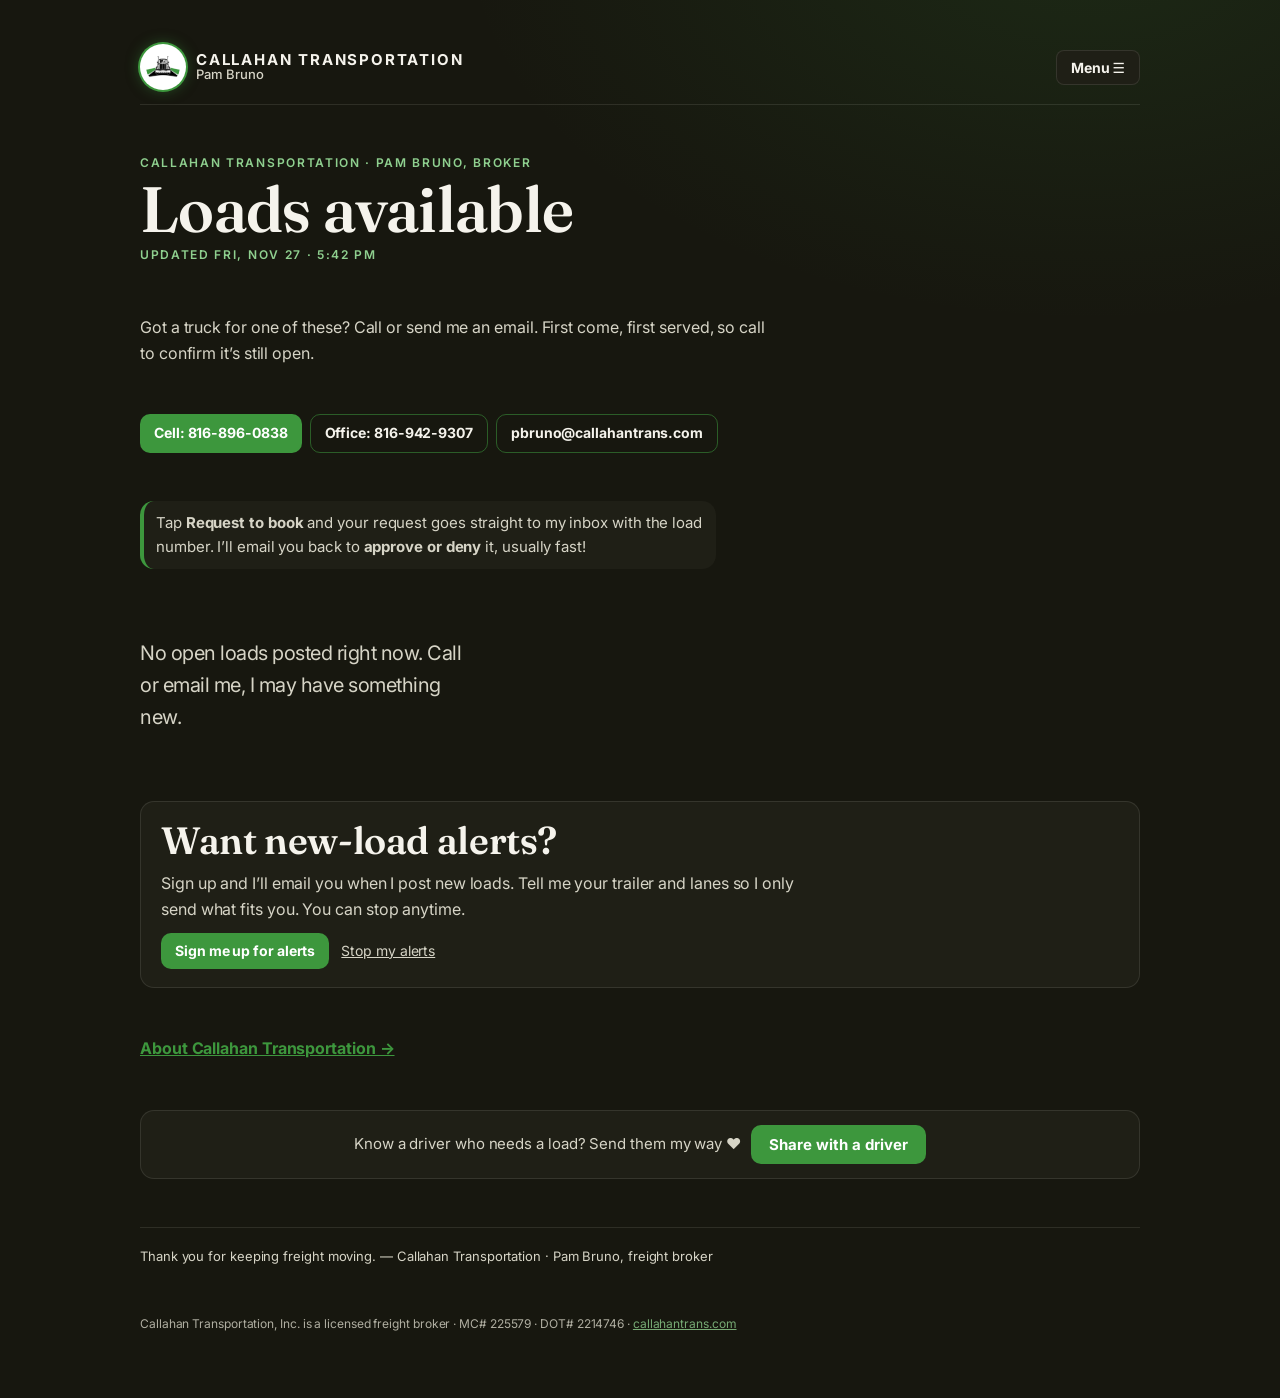
<file: pam/index.html>
<!doctype html>
<html lang="en">
<head>
<meta charset="utf-8">
<meta name="viewport" content="width=device-width, initial-scale=1">
<link rel="manifest" href="../manifest.webmanifest">
<link rel="apple-touch-icon" href="../apple-touch-icon.png">
<link rel="icon" type="image/png" href="../icon-192.png">
<meta name="theme-color" content="#17170F">
<meta name="apple-mobile-web-app-capable" content="yes">
<meta name="apple-mobile-web-app-title" content="Callahan Transportation">
<title>Pam’s Loads · Callahan Transportation</title>
<link rel="preconnect" href="https://fonts.googleapis.com">
<link rel="stylesheet" href="https://fonts.googleapis.com/css2?family=Fraunces:ital,wght@0,500;0,600;1,500&family=Inter:wght@400;500;600;700;800&display=swap">
<style>
.sharebar { display: flex; flex-wrap: wrap; gap: 10px; align-items: center; justify-content: center; background: var(--panel); border: 1px dashed color-mix(in srgb, var(--gold) 55%, transparent); border-radius: 12px; padding: 14px 16px; text-align: center }
.sharebar p { margin: 0; color: var(--muted); font-size: 15px }
.sharebtn { font: 700 15px var(--body); background: var(--gold); color: var(--ground); border: 0; border-radius: 999px; padding: 10px 18px; cursor: pointer }
.sharebtn:focus-visible { outline: 3px solid var(--ink); outline-offset: 3px }
.sitenav { display: flex; flex-wrap: wrap; gap: 8px; align-items: center; padding-bottom: 6px }
.sitenav .brand { font-family: var(--hand); font-weight: 700; font-size: 28px; color: var(--gold); text-decoration: none; margin-right: auto }
.sitenav .brand { display: flex; flex-direction: column; line-height: 1.05 }
.sitenav .brand .b1 { font-family: var(--body); font-weight: 700; font-size: 15px; letter-spacing: .14em; text-transform: uppercase; color: var(--gold) }
.sitenav .brand .b2 { font-family: var(--hand); font-weight: 700; font-size: 28px; color: var(--ink) }
.sitenav a.nl { font: 700 14px var(--body); color: var(--ink); text-decoration: none; border: 1px solid color-mix(in srgb, var(--gold) 45%, transparent); border-radius: 999px; padding: 8px 14px }
.sitenav a.nl[aria-current="page"] { background: var(--gold); color: var(--ground); border-color: var(--gold) }
.sitenav { position: relative; align-items: center; flex-wrap: nowrap }
.sitenav .brand { min-width: 0 }
@media (max-width: 420px) { .sitenav .brand .b1 { font-size: 12px; letter-spacing: .1em } .sitenav .brand .b2 { font-size: 24px } }
.sitenav .brand { flex-direction: row; align-items: center; gap: 10px }
.sitenav .brand .mark { width: 58px; height: auto; background: var(--paper, #F3E6D1); border-radius: 10px; padding: 5px 6px; box-shadow: 0 0 22px color-mix(in srgb, #E8A54B 35%, transparent) }
.sitenav .btxt { display: flex; flex-direction: column; line-height: 1.05; min-width: 0 }
.menu { position: relative; flex: none }
.menu summary { white-space: nowrap }
@media (max-width: 420px) { .sitenav .brand .mark { width: 44px } .sitenav .brand .b1 { font-size: 10.5px; letter-spacing: .06em; white-space: nowrap } .sitenav .brand { gap: 8px } }
.menu summary { list-style: none; cursor: pointer; font: 700 14px var(--body); color: var(--ink); border: 1px solid color-mix(in srgb, var(--gold) 45%, transparent); border-radius: 999px; padding: 8px 14px }
.menu summary::-webkit-details-marker { display: none }
.menu summary:focus-visible { outline: 3px solid var(--ink); outline-offset: 3px }
.menu-list { position: absolute; right: 0; top: calc(100% + 8px); z-index: 20; display: flex; flex-direction: column; gap: 6px; min-width: 200px; background: var(--panel); border: 1px solid color-mix(in srgb, var(--gold) 35%, transparent); border-radius: 12px; padding: 10px; box-shadow: 0 18px 40px rgba(0,0,0,.5) }
.menu-list a.nl { text-align: left }
.sitenav a:focus-visible { outline: 3px solid var(--ink); outline-offset: 3px }
:root {
  --ground:#1F1813; --panel:#2A2019; --gold:#E8A54B; --ink:#F8EFE1; --rust:#C4553A; --muted:#C9B79E; --paper:#F3E6D1;
  --hand:"Caveat", "Segoe Print", "Bradley Hand", cursive;
  --body:"Nunito Sans", "Segoe UI", system-ui, sans-serif;
  color-scheme: dark;
}
* { box-sizing: border-box }
body {
  background: radial-gradient(90% 40% at 85% 0%, color-mix(in srgb, var(--gold) 26%, transparent), transparent 70%),
              radial-gradient(70% 30% at 0% 100%, color-mix(in srgb, var(--rust) 22%, transparent), transparent 70%),
              var(--ground);
  background-attachment: fixed;
  color: var(--ink); font-family: var(--body); font-size: 17px; line-height: 1.5;
  padding: 40px 16px 64px; min-height: 100%; margin: 0;
}
.wrap { max-width: 1000px; margin: 0 auto; display: flex; flex-direction: column; gap: 26px }
.company { font-size: 13px; font-weight: 700; letter-spacing: .18em; text-transform: uppercase; color: var(--gold) }
h1 { font-family: var(--hand); font-weight: 700; font-size: clamp(50px, 10vw, 84px); line-height: .95; margin: 4px 0 0; text-wrap: balance }
.updated { font-size: 13px; font-weight: 700; letter-spacing: .14em; text-transform: uppercase; color: var(--muted) }
.note { margin: 0; color: var(--muted); max-width: 64ch }
.call { display: flex; flex-wrap: wrap; gap: 8px }
.call a { display: inline-flex; align-items: center; gap: 8px; font-weight: 700; font-size: 14px; text-decoration: none; color: var(--ground); background: var(--gold); border-radius: 999px; padding: 7px 14px }
.call a.alt { background: transparent; color: var(--ink); border: 1px solid color-mix(in srgb, var(--gold) 55%, transparent) }
.list { display: grid; grid-template-columns: repeat(auto-fill, minmax(min(100%, 300px), 1fr)); gap: 16px }
.load { background: var(--panel); border: 1px solid color-mix(in srgb, var(--gold) 22%, transparent); border-radius: 10px; padding: 18px 20px; display: flex; flex-direction: column; gap: 10px; min-width: 0 }
.lane { display: flex; flex-direction: column; gap: 2px }
.city { font-family: var(--hand); font-weight: 700; font-size: 34px; line-height: 1 }
.arrow { color: var(--gold); font-size: 15px; font-weight: 700; letter-spacing: .1em }
.chip { align-self: flex-start; font-size: 12px; font-weight: 700; letter-spacing: .1em; text-transform: uppercase; color: var(--ground); background: var(--gold); border-radius: 999px; padding: 4px 12px }
dl { margin: 0; display: grid; grid-template-columns: auto 1fr; gap: 4px 14px; font-size: 15px }
dt { color: var(--muted) }
dd { margin: 0; min-width: 0 }
.book { display: flex; gap: 10px; flex-wrap: wrap; margin-top: auto; padding-top: 6px }
.book a { flex: 1 1 auto; text-align: center; font-weight: 700; font-size: 15px; text-decoration: none; border-radius: 999px; padding: 10px 16px }
.book-btn { background: var(--gold); color: var(--ground) }
.book-call { color: var(--ink); border: 1px solid color-mix(in srgb, var(--gold) 55%, transparent) }
.book a:focus-visible { outline: 3px solid var(--ink); outline-offset: 3px }
.approve { background: var(--panel); border-left: 4px solid var(--gold); border-radius: 8px; padding: 10px 12px; color: var(--ink); font-size: 15px }
.alerts { background: var(--panel); border: 1px dashed color-mix(in srgb, var(--gold) 55%, transparent); border-radius: 12px; padding: 18px 20px; display: flex; flex-direction: column; gap: 10px }
.alerts-title { font-family: var(--hand); font-weight: 700; font-size: 36px; line-height: 1; color: var(--gold); margin: 0 }
.alert-btns { display: flex; flex-wrap: wrap; gap: 12px; align-items: center }
.alert-btn { font-weight: 700; font-size: 14px; text-decoration: none; color: var(--ground); background: var(--gold); border-radius: 999px; padding: 7px 14px }
.alert-stop { color: var(--muted); font-size: 14px }
.alert-btn:focus-visible, .alert-stop:focus-visible { outline: 3px solid var(--ink); outline-offset: 3px }
.card-top { display: flex; align-items: center; justify-content: space-between; gap: 10px }
.loadno { font-weight: 800; font-size: 14px; letter-spacing: .02em; color: var(--ink); background: var(--panel-2, #1B242A); border: 1px solid var(--line, rgba(190,235,230,.1)); border-radius: 8px; padding: 4px 10px }
.empty { color: var(--muted); font-family: var(--hand); font-size: 32px }
footer { color: var(--muted); font-size: 14px; border-top: 1px solid color-mix(in srgb, var(--gold) 25%, transparent); padding-top: 18px }
</style>
<link rel="stylesheet" href="../anim.css?v=3">
<link rel="stylesheet" href="../modern.css?v=5">
<link rel="stylesheet" href="../brand.css?v=1">
</head>
<body>

<div class="wrap">
  <nav class="sitenav" aria-label="Site">
    <a class="brand" href="https://www.callahantrans.com"><img class="mark" src="../callahan-mark-orig.png?v=4" alt=""><span class="btxt"><span class="b1">Callahan Transportation</span><span class="b2">Pam Bruno</span></span></a>
    <details class="menu">
      <summary>Menu <span aria-hidden="true">☰</span></summary>
      <div class="menu-list">
      <a class="nl" href="./" aria-current="page">Pam’s loads</a>
      <a class="nl" href="../open-loads.html">Dana’s loads</a>
      <a class="nl" href="../cait/">Cait’s loads</a>
      <a class="nl" href="../loads-we-moved.html">Loads we moved</a>
      </div>
    </details>
  </nav>
  <header>
    <div class="company">Callahan Transportation · Pam Bruno, broker</div>
    <h1>Loads available</h1>
    <span class="updated" id="updated"></span>
  </header>
  <p class="note">Got a truck for one of these? Call or send me an email. First come, first served, so call to confirm it’s still open.</p>
  <div class="call">
    <a href="tel:+18168960838">Cell: 816-896-0838</a>
    <a class="alt" href="tel:+18169429307">Office: 816-942-9307</a>
    <a class="alt" href="mailto:pbruno@callahantrans.com">pbruno@callahantrans.com</a>
  </div>
  <p class="note approve">Tap <strong>Request to book</strong> and your request goes straight to my inbox with the load number. I’ll email you back to <strong>approve or deny</strong> it, usually fast!</p>
  <div class="list" id="list"></div>
  <section class="alerts" aria-labelledby="alerts-title">
    <h2 class="alerts-title" id="alerts-title">Want new-load alerts?</h2>
    <p class="note">Sign up and I’ll email you when I post new loads. Tell me your trailer and lanes so I only send what fits you. You can stop anytime.</p>
    <div class="alert-btns">
      <a class="alert-btn" id="alert-join" href="#">Sign me up for alerts</a>
      <a class="alert-stop" id="alert-stop" href="#">Stop my alerts</a>
    </div>
  </section>
  <p class="note"><a href="https://www.callahantrans.com" style="color:var(--gold);font-weight:700">About Callahan Transportation →</a></p>
  <div class="sharebar"><p>Know a driver who needs a load? Send them my way ♥</p><button type="button" class="sharebtn" data-share>Share with a driver</button></div>
  <footer>Thank you for keeping freight moving. — Callahan Transportation · Pam Bruno, freight broker</footer>
  <p class="broker-line">Callahan Transportation, Inc. is a licensed freight broker · MC# 225579 · DOT# 2214746 · <a href="https://www.callahantrans.com" target="_blank" rel="noopener">callahantrans.com</a></p>
</div>

<script type="application/json" id="data">{"updated": "Fri, Nov 27 · 5:42 PM", "loads": [{"load": "125542", "from": "Grandview, MO", "to": "Manhattan, KS", "when": "Wed 12/2", "equip": "Flatbed 53'", "freight": "Steel beams", "weight": "Call for weight", "notes": "131 miles", "tag": "Flatbed"}]}</script>
<script>
(function () {
  const list = document.getElementById('list');
  const esc = s => String(s).replace(/[&<>"]/g, c => ({'&':'&amp;','<':'&lt;','>':'&gt;','"':'&quot;'}[c]));
  let d; try { d = JSON.parse(document.getElementById('data').textContent); } catch (e) { d = {loads: []}; }
  let covered = [];
  // pickup like "Fri 10/30": hide once that date has passed (Chicago time)
  function past(when) {
    const m = /(\d{1,2})\/(\d{1,2})/.exec(when || ''); if (!m) return false;
    const now = new Date(new Date().toLocaleString('en-US', {timeZone: 'America/Chicago'}));
    let y = now.getFullYear(); const mo = +m[1] - 1, da = +m[2];
    if (mo - now.getMonth() > 6) y--; else if (now.getMonth() - mo > 6) y++;
    const t = new Date(now); t.setHours(0, 0, 0, 0);
    return new Date(y, mo, da) < t;
  }
  function render() {
    document.getElementById('updated').textContent = d.updated ? 'Updated ' + d.updated : '';
    const show = (d.loads || []).filter(l => !covered.includes(String(l.load)) && !past(l.when));
    list.innerHTML = '';
    if (!show.length) { list.innerHTML = '<p class="empty" style="font-size:20px;max-width:none">No open loads posted right now. Call or email me, I may have something new.</p>'; return; }
    show.forEach(l => {
      const a = document.createElement('article'); a.className = 'load in';
      a.innerHTML = '<div class="card-top"><span class="chip">' + esc(l.tag) + '</span>' + (l.load ? '<span class="loadno">Load #' + esc(l.load) + '</span>' : '') + '</div>' +
        '<div class="lane"><span class="city">' + esc(l.from) + '</span><span class="arrow">TO</span><span class="city">' + esc(l.to) + '</span></div>' +
        '<dl><dt>Pickup</dt><dd>' + esc(l.when) + '</dd><dt>Trailer</dt><dd>' + esc(l.equip) + '</dd><dt>Freight</dt><dd>' + esc(l.freight) + '</dd><dt>Weight</dt><dd>' + esc(l.weight) + '</dd><dt>Notes</dt><dd>' + esc(l.notes) + '</dd></dl>';
      const lane = l.from + ' to ' + l.to;
      const subj = 'BOOK REQUEST - ' + (l.load ? 'Load #' + l.load + ' - ' : '') + lane + ' (' + l.when + ')';
      const body = 'Hi Pam,\n\nI\'d like to book this load:\n' + (l.load ? 'Load #' + l.load + '\n' : '') + lane + '\nPickup: ' + l.when + '\nFreight: ' + l.freight + ', ' + l.weight + '\n\nCompany name:\nMC#:\nDriver name & cell:\nTruck/trailer type:\nWhere I\'m empty & when:\n\nThanks!';
      const act = document.createElement('div'); act.className = 'book';
      const m = document.createElement('a'); m.className = 'book-btn';
      m.href = 'mailto:pbruno@callahantrans.com?subject=' + encodeURIComponent(subj) + '&body=' + encodeURIComponent(body);
      m.textContent = 'Request to book';
      act.append(m); a.appendChild(act);
      list.appendChild(a);
    });
  }
  async function refresh() {
    const t = Date.now();
    let c1 = null, c2 = null;
    try { const r = await fetch('covered.json?t=' + t, {cache: 'no-store'}); if (r.ok) c1 = ((await r.json()).covered || []).map(String); } catch (e) {}
    try { const r = await fetch('https://api.github.com/repos/Callahan2026/dana-loads/contents/pam/covered?ref=main&t=' + t, {cache: 'no-store'}); if (r.ok) c2 = (await r.json()).map(f => f.name.replace(/\.[a-z]+$/i, '')).filter(n => /^\d+$/.test(n)); } catch (e) {}
    if (c1 || c2) covered = (c1 || []).concat(c2 || covered.filter(n => !(c1 || []).includes(n)));
    try {
      const r = await fetch('index.html?t=' + t, {cache: 'no-store'});
      if (r.ok) { const doc = new DOMParser().parseFromString(await r.text(), 'text/html'); const el = doc.getElementById('data'); if (el) d = JSON.parse(el.textContent); }
    } catch (e) {}
    render();
  }
  render(); refresh();
  setInterval(refresh, 120000);
  document.addEventListener('visibilitychange', () => { if (!document.hidden) refresh(); });
})();
</script>

<script>
document.querySelectorAll('[data-share]').forEach(b => b.addEventListener('click', async () => {
  const url = 'https://loads.callahantrans.com/pam/';
  const data = { title: "Pam's Loads · Callahan Transportation", text: 'Need a load? Check out Pam at Callahan Transportation:', url };
  try { if (navigator.share) { await navigator.share(data); return; } } catch (e) { if (e && e.name === 'AbortError') return; }
  try { await navigator.clipboard.writeText(url); b.textContent = 'Link copied!'; setTimeout(() => b.textContent = 'Share with a driver', 2500); }
  catch (e) { prompt('Copy this link:', url); }
}));
</script>
<script>
(function () {
  const to = 'pbruno@callahantrans.com';
  const mk = (s, b) => 'mailto:' + to + '?subject=' + encodeURIComponent(s) + '&body=' + encodeURIComponent(b);
  document.getElementById('alert-join').href = mk('LOAD ALERTS - Sign me up',
    'Hi Pam,\n\nPlease send me your new loads!\n\nName:\nCompany / MC#:\nBest email for alerts:\nCell:\nTrailer type (van, reefer, flatbed, stepdeck, hot shot, oversize):\nHome base / lanes I like:\n\nThanks!');
  document.getElementById('alert-stop').href = mk('LOAD ALERTS - Stop', 'Hi Pam,\n\nPlease take me off your load alerts.\n\nName:\nEmail:\n\nThanks!');
})();
</script>
<script src="../anim.js?v=3"></script>
</body>
</html>
</file>
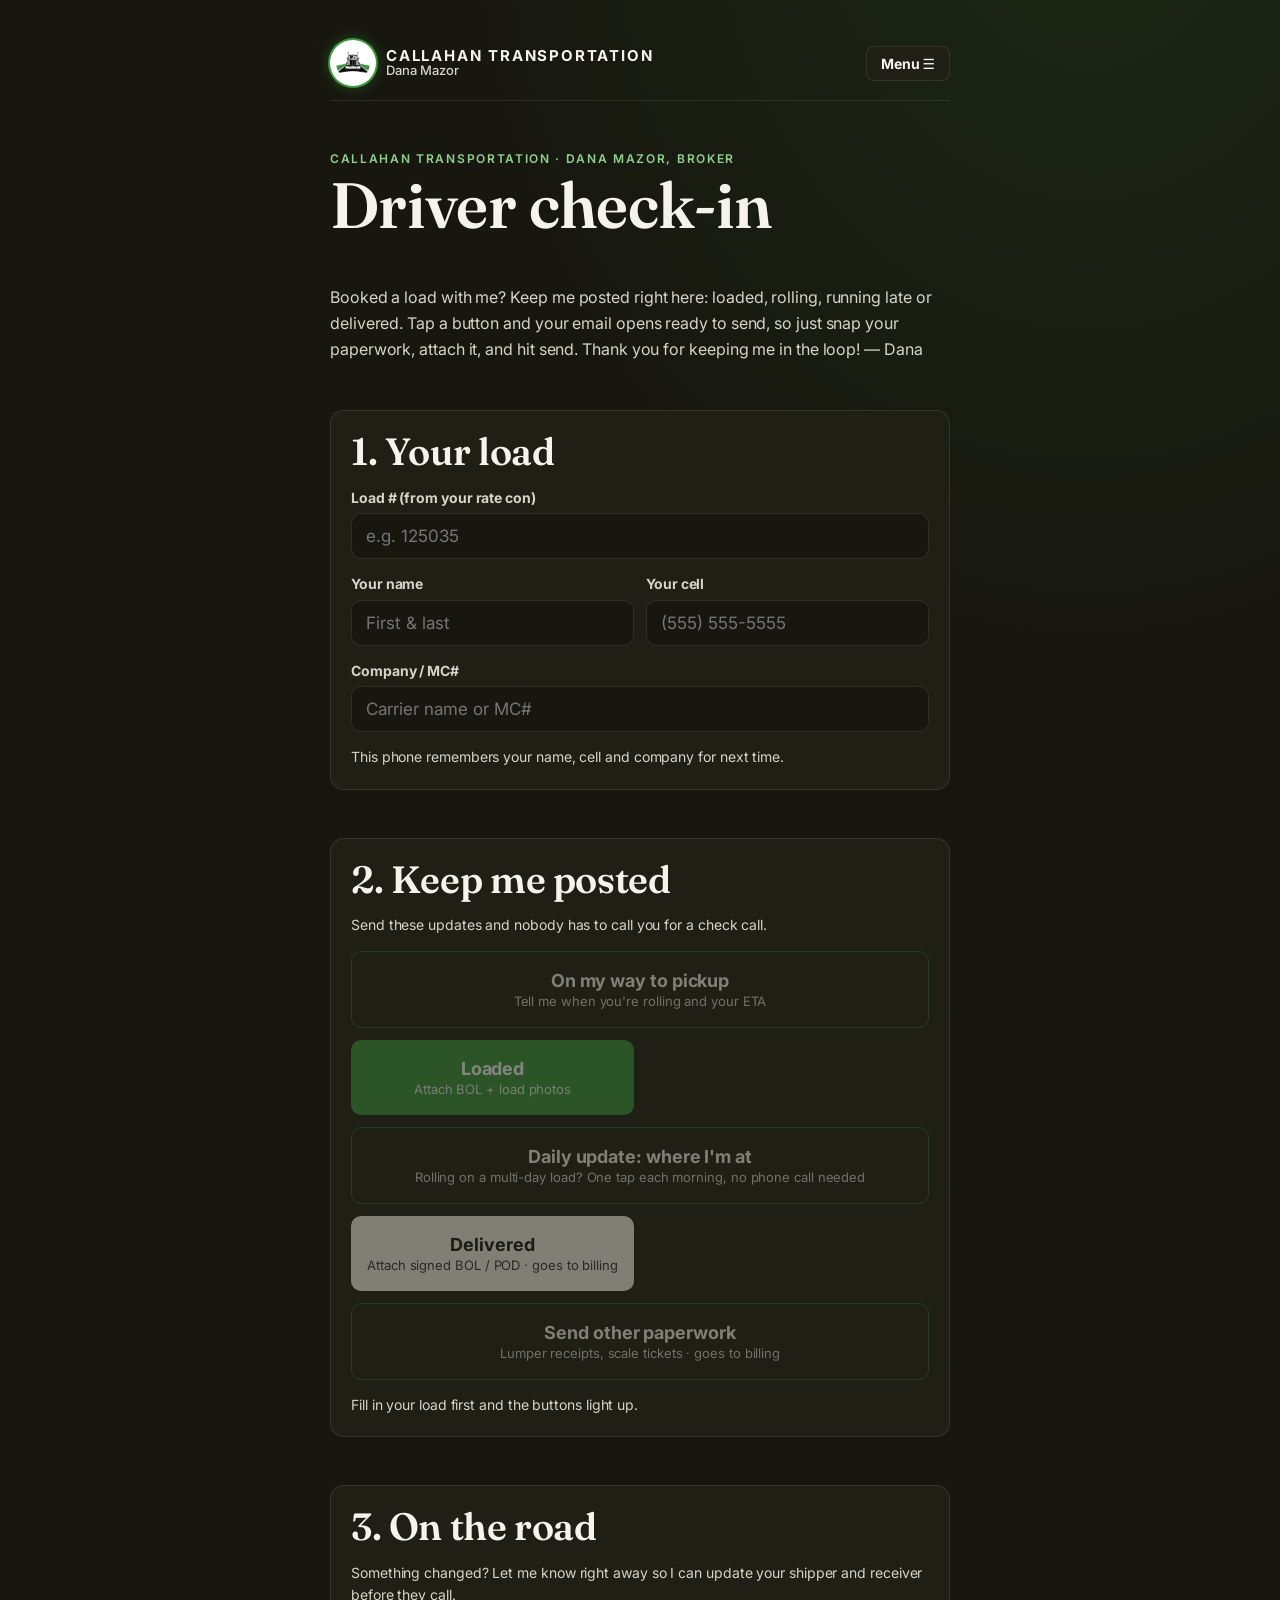
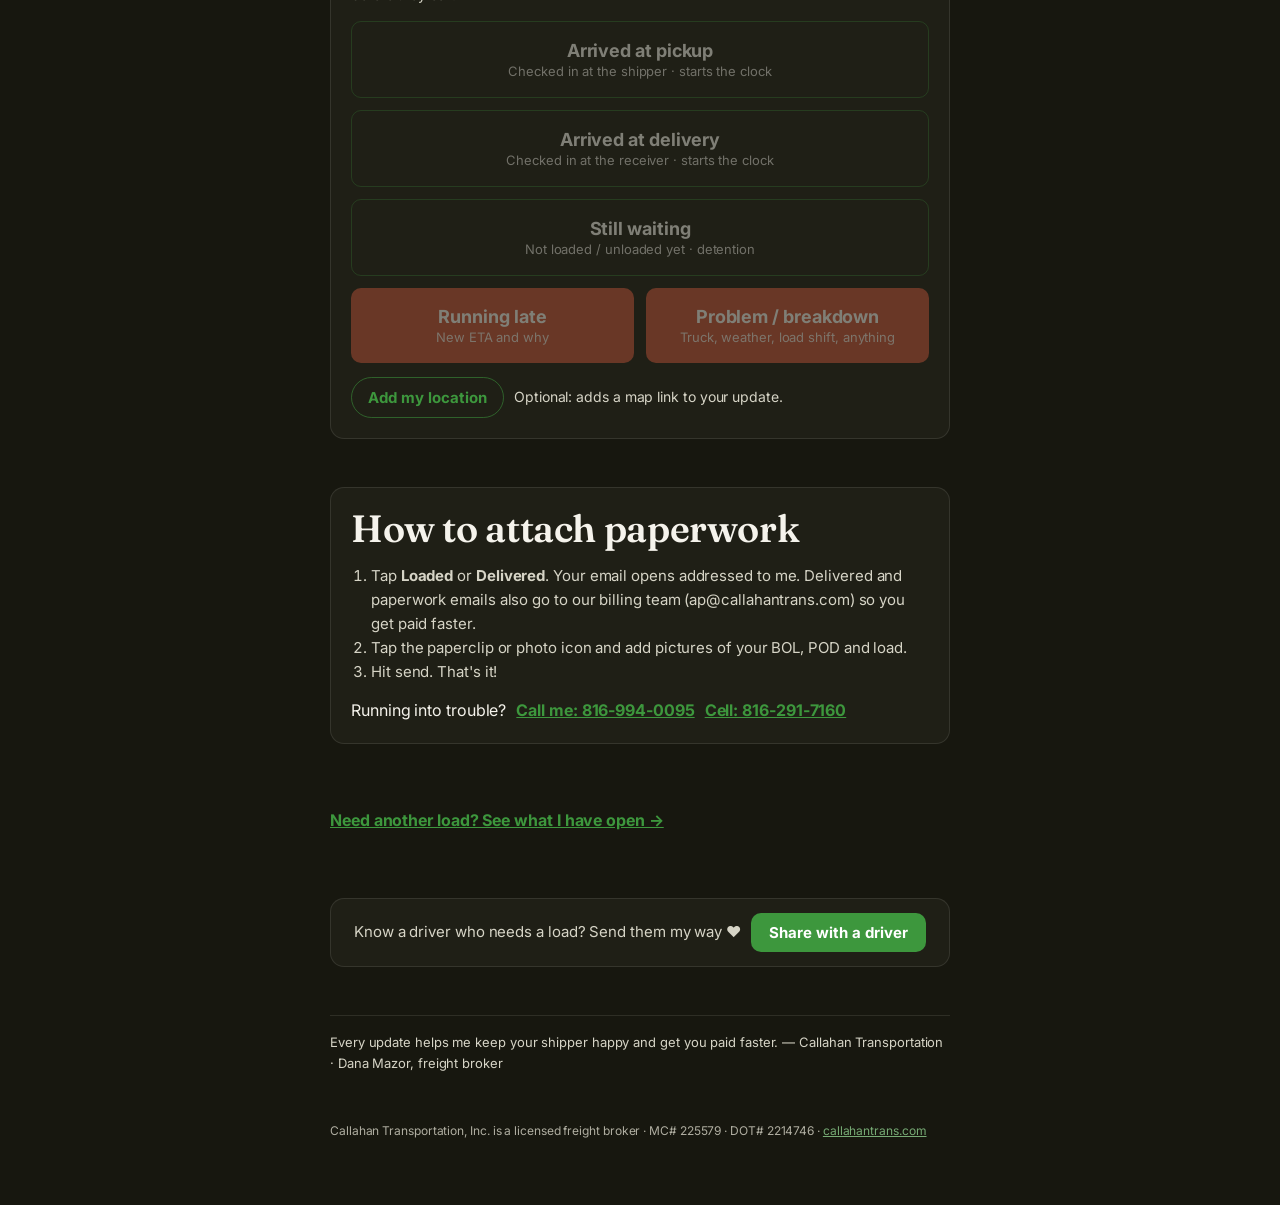
<file: check-in.html>
<!doctype html>
<html lang="en">
<head>
<meta charset="utf-8">
<meta name="viewport" content="width=device-width, initial-scale=1">
<link rel="manifest" href="manifest.webmanifest">
<link rel="apple-touch-icon" href="apple-touch-icon.png">
<link rel="icon" type="image/png" href="icon-192.png">
<meta name="theme-color" content="#17170F">
<meta name="apple-mobile-web-app-capable" content="yes">
<meta name="apple-mobile-web-app-title" content="Callahan Transportation">
<title>Driver Check-In · Callahan Transportation</title>
<link rel="preconnect" href="https://fonts.googleapis.com">
<link rel="stylesheet" href="https://fonts.googleapis.com/css2?family=Fraunces:ital,wght@0,500;0,600;1,500&family=Inter:wght@400;500;600;700;800&display=swap">
<style>
.sharebar { display: flex; flex-wrap: wrap; gap: 10px; align-items: center; justify-content: center; background: var(--panel); border: 1px dashed color-mix(in srgb, var(--gold) 55%, transparent); border-radius: 12px; padding: 14px 16px; text-align: center }
.sharebar p { margin: 0; color: var(--muted); font-size: 15px }
.sharebtn { font: 700 15px var(--body); background: var(--gold); color: var(--ground); border: 0; border-radius: 999px; padding: 10px 18px; cursor: pointer }
.sharebtn:focus-visible { outline: 3px solid var(--ink); outline-offset: 3px }
.sitenav { display: flex; flex-wrap: wrap; gap: 8px; align-items: center; padding-bottom: 6px }
.sitenav .brand { font-family: var(--hand); font-weight: 700; font-size: 28px; color: var(--gold); text-decoration: none; margin-right: auto }
.sitenav .brand { display: flex; flex-direction: column; line-height: 1.05 }
.sitenav .brand .b1 { font-family: var(--body); font-weight: 700; font-size: 15px; letter-spacing: .14em; text-transform: uppercase; color: var(--gold) }
.sitenav .brand .b2 { font-family: var(--hand); font-weight: 700; font-size: 28px; color: var(--ink) }
.sitenav a.nl { font: 700 14px var(--body); color: var(--ink); text-decoration: none; border: 1px solid color-mix(in srgb, var(--gold) 45%, transparent); border-radius: 999px; padding: 8px 14px }
.sitenav a.nl[aria-current="page"] { background: var(--gold); color: var(--ground); border-color: var(--gold) }
.sitenav { position: relative; align-items: center; flex-wrap: nowrap }
.sitenav .brand { min-width: 0 }
@media (max-width: 420px) { .sitenav .brand .b1 { font-size: 12px; letter-spacing: .1em } .sitenav .brand .b2 { font-size: 24px } }
.sitenav .brand { flex-direction: row; align-items: center; gap: 10px }
.sitenav .brand .mark { width: 58px; height: auto; background: var(--paper, #F3E6D1); border-radius: 10px; padding: 5px 6px; box-shadow: 0 0 22px color-mix(in srgb, #E8A54B 35%, transparent) }
.sitenav .btxt { display: flex; flex-direction: column; line-height: 1.05; min-width: 0 }
.menu { position: relative; flex: none }
.menu summary { white-space: nowrap }
@media (max-width: 420px) { .sitenav .brand .mark { width: 44px } .sitenav .brand .b1 { font-size: 10.5px; letter-spacing: .06em; white-space: nowrap } .sitenav .brand { gap: 8px } }
.menu summary { list-style: none; cursor: pointer; font: 700 14px var(--body); color: var(--ink); border: 1px solid color-mix(in srgb, var(--gold) 45%, transparent); border-radius: 999px; padding: 8px 14px }
.menu summary::-webkit-details-marker { display: none }
.menu summary:focus-visible { outline: 3px solid var(--ink); outline-offset: 3px }
.menu-list { position: absolute; right: 0; top: calc(100% + 8px); z-index: 20; display: flex; flex-direction: column; gap: 6px; min-width: 200px; background: var(--panel); border: 1px solid color-mix(in srgb, var(--gold) 35%, transparent); border-radius: 12px; padding: 10px; box-shadow: 0 18px 40px rgba(0,0,0,.5) }
.menu-list a.nl { text-align: left }
.sitenav a:focus-visible { outline: 3px solid var(--ink); outline-offset: 3px }
:root {
  --ground:#1F1813; --panel:#2A2019; --gold:#E8A54B; --ink:#F8EFE1; --rust:#C4553A; --muted:#C9B79E; --paper:#F3E6D1; --green:#7FB069;
  --hand:"Caveat", "Segoe Print", "Bradley Hand", cursive;
  --body:"Nunito Sans", "Segoe UI", system-ui, sans-serif;
  color-scheme: dark;
}
* { box-sizing: border-box }
body {
  background: radial-gradient(90% 40% at 85% 0%, color-mix(in srgb, var(--gold) 24%, transparent), transparent 70%),
              radial-gradient(70% 30% at 0% 100%, color-mix(in srgb, var(--rust) 20%, transparent), transparent 70%),
              var(--ground);
  background-attachment: fixed;
  color: var(--ink); font-family: var(--body); font-size: 17px; line-height: 1.5;
  padding: 36px 16px 64px; margin: 0; min-height: 100%;
}
.wrap { max-width: 620px; margin: 0 auto; display: flex; flex-direction: column; gap: 22px }
.company { font-size: 13px; font-weight: 700; letter-spacing: .18em; text-transform: uppercase; color: var(--gold) }
h1 { font-family: var(--hand); font-weight: 700; font-size: clamp(48px, 12vw, 76px); line-height: .95; margin: 4px 0 0 }
.lede { margin: 0; color: var(--muted) }
.card { background: var(--panel); border: 1px solid color-mix(in srgb, var(--gold) 22%, transparent); border-radius: 12px; padding: 20px; display: flex; flex-direction: column; gap: 14px }
.step { font-family: var(--hand); font-size: 32px; line-height: 1; color: var(--gold); margin: 0 }
label { display: flex; flex-direction: column; gap: 4px; font-size: 14px; font-weight: 700; color: var(--muted) }
input { font: 17px var(--body); color: var(--ink); background: var(--ground); border: 1px solid color-mix(in srgb, var(--gold) 35%, transparent); border-radius: 8px; padding: 12px 14px; width: 100% }
input:focus-visible { outline: 3px solid var(--gold); outline-offset: 1px }
.row { display: grid; grid-template-columns: 1fr 1fr; gap: 12px }
.status { display: grid; grid-template-columns: 1fr 1fr; gap: 12px }
.btn { display: flex; flex-direction: column; align-items: center; justify-content: center; gap: 2px; text-align: center; text-decoration: none; font: 700 18px var(--body); border-radius: 12px; padding: 18px 12px; border: 0; cursor: pointer }
.btn small { font-weight: 400; font-size: 13px; opacity: .85 }
.btn-loaded { background: var(--gold); color: var(--ground) }
.btn-delivered { background: var(--green); color: var(--ground) }
.btn-late { background: var(--rust); color: var(--ink) }
.locrow { display: flex; flex-wrap: wrap; gap: 10px; align-items: center }
.locbtn { font: 700 15px var(--body); background: transparent; color: var(--gold); border: 1px solid color-mix(in srgb, var(--gold) 55%, transparent); border-radius: 999px; padding: 10px 16px; cursor: pointer }
.locbtn:focus-visible { outline: 3px solid var(--ink); outline-offset: 3px }
.btn-wide { grid-column: 1 / -1; background: transparent; color: var(--ink); border: 1px solid color-mix(in srgb, var(--gold) 55%, transparent) }
.btn:focus-visible { outline: 3px solid var(--ink); outline-offset: 3px }
.btn[aria-disabled="true"] { opacity: .45; pointer-events: none }
.hint { margin: 0; font-size: 14px; color: var(--muted) }
.alt { display: flex; gap: 10px; flex-wrap: wrap }
.alt a { color: var(--gold); font-weight: 700 }
ol { margin: 0; padding-left: 20px; color: var(--muted); font-size: 15px }
footer { color: var(--muted); font-size: 14px; border-top: 1px solid color-mix(in srgb, var(--gold) 25%, transparent); padding-top: 16px }
@media (max-width: 420px) { .row { grid-template-columns: 1fr } }
</style>
<link rel="stylesheet" href="anim.css?v=3">
<link rel="stylesheet" href="modern.css?v=5">
<link rel="stylesheet" href="brand.css?v=3">
</head>
<body>

<div class="wrap">
  <nav class="sitenav" aria-label="Site">
    <a class="brand" href="index.html"><img class="mark" src="callahan-mark-orig.png?v=4" alt=""><span class="btxt"><span class="b1">Callahan Transportation</span><span class="b2">Dana Mazor</span></span></a>
    <details class="menu">
      <summary>Menu <span aria-hidden="true">☰</span></summary>
      <div class="menu-list">
      <a class="nl" href="index.html">Home</a>
      <a class="nl" href="open-loads.html">Loads available</a>
      <a class="nl" href="loads-we-moved.html">Loads we moved</a>
      <a class="nl" href="check-in.html" aria-current="page">Driver check-in</a>
      <a class="nl" href="my-story.html">Meet Dana</a>
      </div>
    </details>
  </nav>
  <header>
    <div class="company">Callahan Transportation · Dana Mazor, broker</div>
    <h1>Driver check-in</h1>
  </header>
  <p class="lede">Booked a load with me? Keep me posted right here: loaded, rolling, running late or delivered. Tap a button and your email opens ready to send, so just snap your paperwork, attach it, and hit send. Thank you for keeping me in the loop! — Dana</p>

  <section class="card" aria-labelledby="s1">
    <h2 class="step" id="s1">1. Your load</h2>
    <label>Load # (from your rate con)
      <input id="load" autocomplete="off" inputmode="numeric" placeholder="e.g. 125035">
    </label>
    <div class="row">
      <label>Your name<input id="name" autocomplete="name" placeholder="First & last"></label>
      <label>Your cell<input id="cell" type="tel" autocomplete="tel" placeholder="(555) 555-5555"></label>
    </div>
    <label>Company / MC#<input id="mc" autocomplete="organization" placeholder="Carrier name or MC#"></label>
    <p class="hint">This phone remembers your name, cell and company for next time.</p>
  </section>

  <section class="card" aria-labelledby="s2">
    <h2 class="step" id="s2">2. Keep me posted</h2>
    <p class="hint">Send these updates and nobody has to call you for a check call.</p>
    <div class="status">
      <a class="btn btn-wide" id="b-onway" href="#">On my way to pickup<small>Tell me when you're rolling and your ETA</small></a>
      <a class="btn btn-loaded" id="b-loaded" href="#">Loaded<small>Attach BOL + load photos</small></a>
      <a class="btn btn-wide" id="b-daily" href="#">Daily update: where I'm at<small>Rolling on a multi-day load? One tap each morning, no phone call needed</small></a>
      <a class="btn btn-delivered" id="b-delivered" href="#">Delivered<small>Attach signed BOL / POD · goes to billing</small></a>
      <a class="btn btn-wide" id="b-paper" href="#">Send other paperwork<small>Lumper receipts, scale tickets · goes to billing</small></a>
    </div>
    <p class="hint" id="need">Fill in your load first and the buttons light up.</p>
  </section>

  <section class="card" aria-labelledby="s3u">
    <h2 class="step" id="s3u">3. On the road</h2>
    <p class="hint">Something changed? Let me know right away so I can update your shipper and receiver before they call.</p>
    <div class="status">
      <a class="btn btn-wide" id="b-arr-pu" href="#">Arrived at pickup<small>Checked in at the shipper · starts the clock</small></a>
      <a class="btn btn-wide" id="b-arr-del" href="#">Arrived at delivery<small>Checked in at the receiver · starts the clock</small></a>
      <a class="btn btn-wide" id="b-wait" href="#">Still waiting<small>Not loaded / unloaded yet · detention</small></a>
      <a class="btn btn-late" id="b-late" href="#">Running late<small>New ETA and why</small></a>
      <a class="btn btn-late" id="b-problem" href="#">Problem / breakdown<small>Truck, weather, load shift, anything</small></a>
    </div>
    <div class="locrow">
      <button type="button" class="locbtn" id="b-loc">Add my location</button>
      <span class="hint" id="locmsg" aria-live="polite">Optional: adds a map link to your update.</span>
    </div>
  </section>

  <section class="card" aria-labelledby="s3">
    <h2 class="step" id="s3">How to attach paperwork</h2>
    <ol>
      <li>Tap <strong>Loaded</strong> or <strong>Delivered</strong>. Your email opens addressed to me. Delivered and paperwork emails also go to our billing team (ap@callahantrans.com) so you get paid faster.</li>
      <li>Tap the paperclip or photo icon and add pictures of your BOL, POD and load.</li>
      <li>Hit send. That's it!</li>
    </ol>
    <div class="alt">Running into trouble? <a href="tel:+18169940095">Call me: 816-994-0095</a> <a href="tel:+18162917160">Cell: 816-291-7160</a></div>
  </section>

  <p class="alt"><a href="open-loads.html">Need another load? See what I have open →</a></p>
  <div class="sharebar"><p>Know a driver who needs a load? Send them my way ♥</p><button type="button" class="sharebtn" data-share>Share with a driver</button></div>
  <footer>Every update helps me keep your shipper happy and get you paid faster. — Callahan Transportation · Dana Mazor, freight broker</footer>
  <p class="broker-line">Callahan Transportation, Inc. is a licensed freight broker · MC# 225579 · DOT# 2214746 · <a href="https://www.callahantrans.com" target="_blank" rel="noopener">callahantrans.com</a></p>
</div>

<script>
(function () {
  const ids = ['load', 'name', 'cell', 'mc'];
  const el = Object.fromEntries(ids.map(i => [i, document.getElementById(i)]));
  const keep = ['name', 'cell', 'mc'];
  try { keep.forEach(k => { const v = localStorage.getItem('dana-checkin-' + k); if (v) el[k].value = v; }); } catch (e) {}
  const now = () => new Date().toLocaleString([], { weekday: 'short', month: 'numeric', day: 'numeric', hour: 'numeric', minute: '2-digit' });
  const kinds = {
    onway:     { btn: 'b-onway',     tag: 'ON THE WAY', ask: 'Rolling to pickup.\nCurrent location:\nETA to pickup:' },
    loaded:    { btn: 'b-loaded',    tag: 'LOADED',    ask: 'Attached: BOL and load photos.\nETA to delivery:' },
    daily:     { btn: 'b-daily',     tag: 'IN TRANSIT', ask: 'Current location (city, state):\nETA to delivery:\nAny issues:' },
    delivered: { btn: 'b-delivered', tag: 'DELIVERED', ask: 'Attached: signed BOL / POD.', ap: true },
    paper:     { btn: 'b-paper',     tag: 'PAPERWORK', ask: 'Attached: paperwork for this load.\nNotes:', ap: true },
    arrpu:     { btn: 'b-arr-pu',    tag: 'ARRIVED AT PICKUP',   ask: 'Checked in at the shipper.\nAppointment time (if any):' },
    arrdel:    { btn: 'b-arr-del',   tag: 'ARRIVED AT DELIVERY', ask: 'Checked in at the receiver.\nAppointment time (if any):' },
    wait:      { btn: 'b-wait',      tag: 'STILL WAITING',       ask: 'At: pickup / delivery (circle one)\nArrived at (time):\nWhat they told me:' },
    late:      { btn: 'b-late',      tag: 'RUNNING LATE',        ask: 'Current location (city, state):\nNew ETA:\nReason:' },
    problem:   { btn: 'b-problem',   tag: 'PROBLEM',             ask: 'What happened:\nCurrent location (city, state):\nIs the load OK? \nWhen can you roll again:' }
  };
  let loc = '';
  const locBtn = document.getElementById('b-loc'), locMsg = document.getElementById('locmsg');
  locBtn.addEventListener('click', () => {
    if (!navigator.geolocation) { locMsg.textContent = 'Location isn’t available on this phone. Type your city in the email instead.'; return; }
    locMsg.textContent = 'Finding you…';
    navigator.geolocation.getCurrentPosition(p => {
      loc = 'https://maps.google.com/?q=' + p.coords.latitude.toFixed(5) + ',' + p.coords.longitude.toFixed(5);
      locMsg.textContent = 'Location added ✓ It goes with your next update.';
      locBtn.textContent = 'Update my location';
    }, () => { locMsg.textContent = 'Couldn’t get your location. Type your city in the email instead.'; }, { enableHighAccuracy: true, timeout: 15000 });
  });
  function update() {
    const ok = el.load.value.trim().length > 0;
    Object.values(kinds).forEach(k => {
      const b = document.getElementById(k.btn);
      b.setAttribute('aria-disabled', ok ? 'false' : 'true');
    });
    document.getElementById('need').hidden = ok;
  }
  Object.entries(kinds).forEach(([key, k]) => {
    document.getElementById(k.btn).addEventListener('click', ev => {
      const load = el.load.value.trim();
      if (!load) { ev.preventDefault(); el.load.focus(); return; }
      const ref = /^\d+$/.test(load.replace(/^#/, '')) ? 'Load #' + load.replace(/^#/, '') : load;
      const subj = k.tag + ' - ' + ref;
      const body = k.tag + ' - ' + ref + '\nTime: ' + now() +
        '\nDriver: ' + el.name.value.trim() + '\nCell: ' + el.cell.value.trim() + '\nCompany/MC#: ' + el.mc.value.trim() +
        (loc ? '\nMy location: ' + loc : '') +
        '\n\n' + k.ask + '\n';
      ev.currentTarget.href = 'mailto:dmazor@callahantrans.com?' + (k.ap ? 'cc=ap@callahantrans.com&' : '') + 'subject=' + encodeURIComponent(subj) + '&body=' + encodeURIComponent(body);
    });
  });
  ids.forEach(i => el[i].addEventListener('input', () => {
    if (keep.includes(i)) { try { localStorage.setItem('dana-checkin-' + i, el[i].value); } catch (e) {} }
    update();
  }));
  try { const q = new URLSearchParams(location.search).get('load'); if (q) { el.load.value = q.replace(/[^\w# -]/g, '').slice(0, 20); } } catch (e) {}
  update();
})();
</script>

<script>
document.querySelectorAll('[data-share]').forEach(b => b.addEventListener('click', async () => {
  const url = 'https://loads.callahantrans.com/';
  const data = { title: "Dana's Loads · Callahan Transportation", text: 'Need a load? Check out Dana at Callahan Transportation:', url };
  try { if (navigator.share) { await navigator.share(data); return; } } catch (e) { if (e && e.name === 'AbortError') return; }
  try { await navigator.clipboard.writeText(url); b.textContent = 'Link copied!'; setTimeout(() => b.textContent = 'Share with a driver', 2500); }
  catch (e) { prompt('Copy this link:', url); }
}));
</script>
<script src="anim.js?v=3"></script>
</body>
</html>
</file>
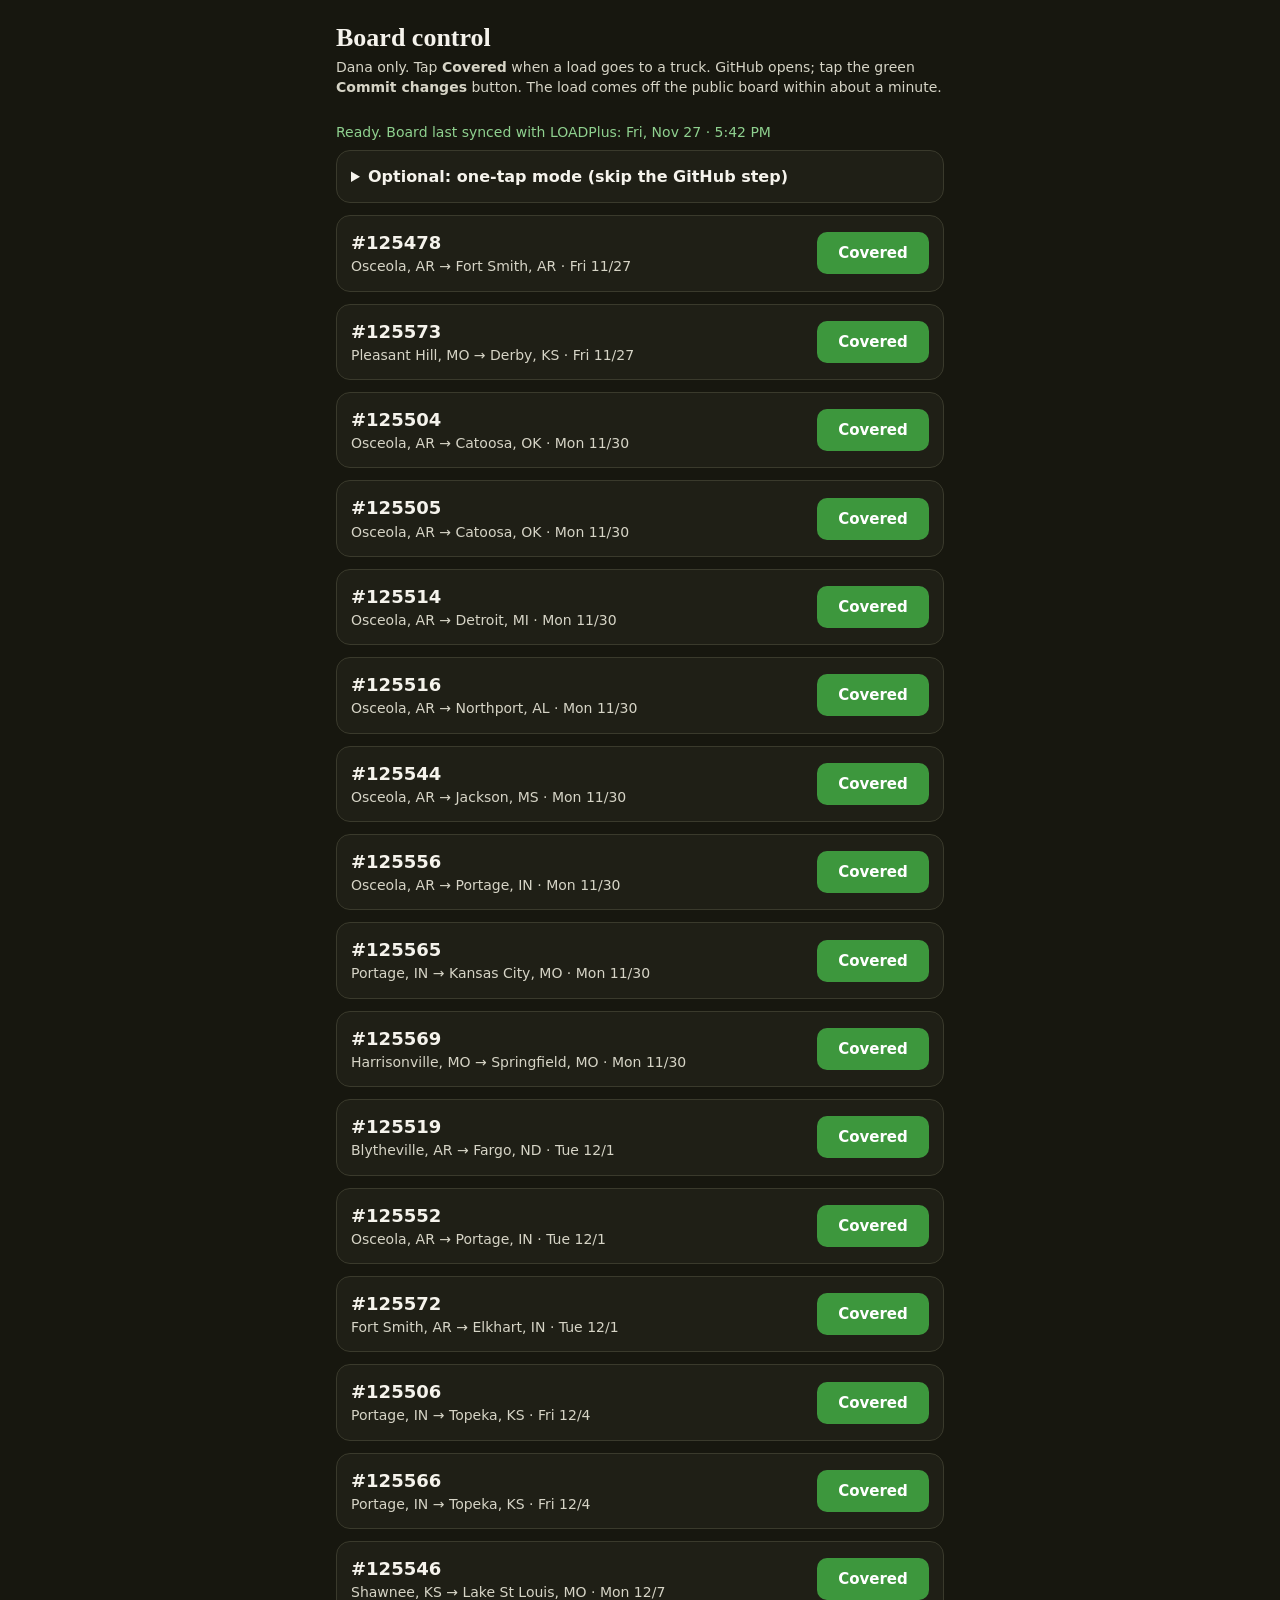
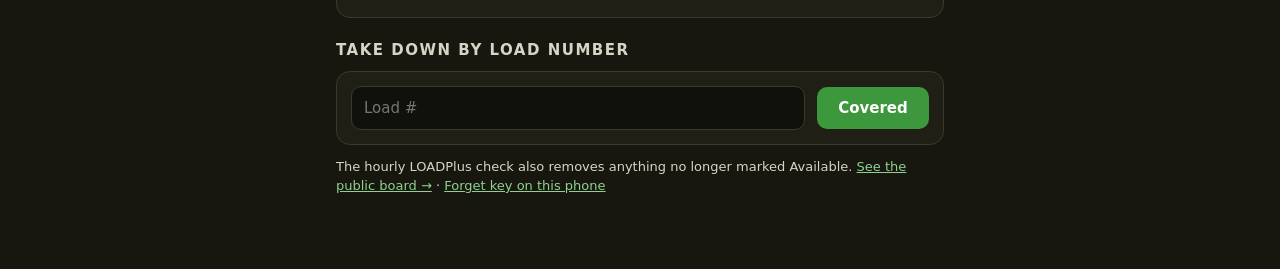
<file: dana.html>
<!doctype html>
<html lang="en">
<head>
<meta charset="utf-8">
<meta name="viewport" content="width=device-width, initial-scale=1">
<meta name="robots" content="noindex, nofollow">
<meta name="theme-color" content="#17170F">
<link rel="icon" type="image/png" href="icon-192.png">
<link rel="apple-touch-icon" href="apple-touch-icon.png">
<title>Dana's Board Control</title>
<style>
  :root { --ground:#17170F; --panel:#1F1F16; --line:#3a3a2c; --ink:#F5F3EC; --muted:#D6D4C6; --green:#3D973D; --red:#c0503c }
  * { box-sizing: border-box }
  body { margin: 0; background: var(--ground); color: var(--ink); font: 16px/1.45 Inter, system-ui, -apple-system, sans-serif }
  .wrap { max-width: 640px; margin: 0 auto; padding: 18px 16px 60px }
  h1 { font: 700 26px/1.2 Georgia, serif; margin: 4px 0 4px }
  .sub { color: var(--muted); margin: 0 0 16px; font-size: 14px }
  .card { background: var(--panel); border: 1px solid var(--line); border-radius: 14px; padding: 14px; margin: 0 0 12px }
  .row { display: flex; align-items: center; gap: 12px; justify-content: space-between }
  .no { font-weight: 800; font-size: 18px }
  .lane { color: var(--muted); font-size: 14px }
  button { font: 700 15px Inter, system-ui, sans-serif; border: 0; border-radius: 10px; padding: 12px 14px; cursor: pointer; min-width: 112px }
  .cover { background: var(--green); color: #fff }
  .back { background: transparent; color: var(--muted); border: 1px solid var(--line) }
  .off { opacity: .55 }
  .off .no { text-decoration: line-through }
  input { width: 100%; padding: 12px; border-radius: 10px; border: 1px solid var(--line); background: #11110b; color: var(--ink); font: 15px Inter, system-ui, sans-serif }
  .status { position: sticky; top: 0; background: var(--ground); padding: 8px 0; font-size: 14px; color: var(--muted); z-index: 2 }
  .ok { color: #8fd18f } .err { color: #f0a090 }
  a { color: #8fd18f }
  h2 { font-size: 15px; text-transform: uppercase; letter-spacing: .1em; color: var(--muted); margin: 22px 0 10px }
  .small { font-size: 13px; color: var(--muted) }
  ol { padding-left: 20px } li { margin: 4px 0 }
</style>
</head>
<body>
<div class="wrap">
  <h1>Board control</h1>
  <p class="sub">Dana only. Tap <b>Covered</b> when a load goes to a truck. GitHub opens; tap the green <b>Commit changes</b> button. The load comes off the public board within about a minute.</p>
  <div class="status" id="status">Loading…</div>

  <details id="setup" class="card" hidden><summary><b>Optional: one-tap mode (skip the GitHub step)</b></summary>
    <ol class="small">
      <li>Open <a href="https://github.com/settings/personal-access-tokens/new" target="_blank" rel="noopener">GitHub → new fine-grained token</a> (signed in as Callahan2026).</li>
      <li>Name it <i>Board control</i>, expiration 1 year.</li>
      <li>Repository access: <b>Only select repositories → dana-loads</b>.</li>
      <li>Permissions → Repository → <b>Contents: Read and write</b>.</li>
      <li>Generate, copy it, paste below, tap Save.</li>
    </ol>
    <input id="tok" type="password" placeholder="Paste token (github_pat_…)" autocomplete="off">
    <p><button class="cover" id="save">Save</button></p>
    <p class="small">The key stays only in this phone's browser. Nobody else can change the board without it.</p>
  </details>

  <div id="list"></div>

  <h2>Take down by load number</h2>
  <div class="card row"><input id="manual" inputmode="numeric" placeholder="Load #"><button class="cover" id="manualBtn">Covered</button></div>

  <p class="small">The hourly LOADPlus check also removes anything no longer marked Available. <a href="open-loads.html">See the public board →</a> · <a href="#" id="forget">Forget key on this phone</a></p>
</div>
<script>
(function () {
  const REPO = 'Callahan2026/dana-loads', FILE = 'covered.json', API = 'https://api.github.com/repos/' + REPO + '/contents/' + FILE;
  const $ = id => document.getElementById(id);
  const esc = s => String(s).replace(/[&<>"]/g, c => ({'&':'&amp;','<':'&lt;','>':'&gt;','"':'&quot;'}[c]));
  const store = { get() { try { return localStorage.getItem('gh_tok') || '' } catch (e) { return '' } },
                  set(v) { try { v ? localStorage.setItem('gh_tok', v) : localStorage.removeItem('gh_tok') } catch (e) {} } };
  let token = store.get(), loads = [], covered = [], folder = [], sha = null, busy = false;
  const say = (t, cls) => { const s = $('status'); s.textContent = t; s.className = 'status ' + (cls || ''); };
  const hdr = () => ({ Authorization: 'Bearer ' + token, Accept: 'application/vnd.github+json' });
  const b64 = str => btoa(unescape(encodeURIComponent(str)));
  const unb64 = str => decodeURIComponent(escape(atob(str.replace(/\n/g, ''))));

  async function loadBoard() {
    const r = await fetch('open-loads.html?t=' + Date.now(), {cache: 'no-store'});
    const doc = new DOMParser().parseFromString(await r.text(), 'text/html');
    const d = JSON.parse(doc.getElementById('data').textContent);
    loads = d.loads || [];
    return d.updated;
  }
  async function loadCovered() {
    if (token) {
      const r = await fetch(API + '?ref=main&t=' + Date.now(), {headers: hdr(), cache: 'no-store'});
      if (r.status === 401 || r.status === 403) throw new Error('key');
      if (r.status === 404) { sha = null; covered = []; return; }
      const j = await r.json(); sha = j.sha; covered = (JSON.parse(unb64(j.content)).covered || []).map(String);
    } else {
      const r = await fetch(FILE + '?t=' + Date.now(), {cache: 'no-store'});
      covered = r.ok ? ((await r.json()).covered || []).map(String) : [];
    }
    try {
      const r = await fetch('https://api.github.com/repos/' + REPO + '/contents/covered?ref=main&t=' + Date.now(), {cache: 'no-store'});
      folder = r.ok ? (await r.json()).map(f => f.name.replace(/\.[a-z]+$/i, '')).filter(n => /^\d+$/.test(n)) : [];
    } catch (e) {}
  }
  function render() {
    $('setup').hidden = !!token;
    const L = $('list'); L.innerHTML = '';
    if (!loads.length) { L.innerHTML = '<div class="card small">No loads on the board right now.</div>'; }
    loads.forEach(l => {
      const no = String(l.load), off = covered.includes(no) || folder.includes(no);
      const c = document.createElement('div'); c.className = 'card row' + (off ? ' off' : '');
      c.innerHTML = '<div><div class="no">#' + esc(no) + '</div><div class="lane">' + esc(l.from) + ' → ' + esc(l.to) + ' · ' + esc(l.when) + '</div></div>';
      const b = document.createElement('button'); b.className = off ? 'back' : 'cover'; b.textContent = off ? 'Put back' : 'Covered';
      b.onclick = () => token ? change(no, !off) : viaGitHub(no, !off);
      c.appendChild(b); L.appendChild(c);
    });
  }
  function viaGitHub(no, cover) {
    const base = 'https://github.com/' + REPO;
    const url = cover
      ? base + '/new/main/covered?filename=' + encodeURIComponent(no) + '&value=' + encodeURIComponent('Covered ' + new Date().toLocaleString('en-US', {timeZone: 'America/Chicago'}))
      : base + '/delete/main/covered/' + encodeURIComponent(no);
    if (!cover && !folder.includes(no)) { say('#' + no + ' was taken down with the old key method. Put it back from the GitHub page for covered.json.', 'err'); return; }
    say('GitHub opened. Tap the green "Commit changes" button (twice if it asks again). Then come back here.', 'ok');
    window.open(url, '_blank', 'noopener');
  }
  document.addEventListener('visibilitychange', () => { if (!document.hidden) init(); });
  async function change(no, cover, tries) {
    if (busy) return; busy = true; say((cover ? 'Taking #' : 'Putting back #') + no + '…');
    try {
      await loadCovered();
      let next = covered.filter(x => x !== no); if (cover) next.push(no);
      next = next.slice(-200);
      const now = new Date().toLocaleString('en-US', {timeZone: 'America/Chicago', weekday: 'short', month: 'short', day: 'numeric', hour: 'numeric', minute: '2-digit'});
      const body = { message: (cover ? 'Covered: load ' : 'Back on board: load ') + no, branch: 'main',
        content: b64(JSON.stringify({covered: next, updated: now}, null, 1) + '\n') };
      if (sha) body.sha = sha;
      const r = await fetch(API, {method: 'PUT', headers: Object.assign({'Content-Type': 'application/json'}, hdr()), body: JSON.stringify(body)});
      if (r.status === 409 && !(tries > 1)) { busy = false; return change(no, cover, (tries || 0) + 1); }
      if (!r.ok) throw new Error(r.status === 401 || r.status === 403 ? 'key' : 'HTTP ' + r.status);
      covered = next; render();
      say((cover ? '#' + no + ' is off the board.' : '#' + no + ' is back on the board.') + ' Drivers see it within about a minute.', 'ok');
    } catch (e) {
      say(e.message === 'key' ? 'Your key was refused. Make a new one (setup below).' : 'Didn\'t save (' + e.message + '). Check signal and try again.', 'err');
      if (e.message === 'key') { token = ''; store.set(''); render(); }
    }
    busy = false;
  }
  $('save').onclick = async () => { token = $('tok').value.trim(); if (!token) return; store.set(token); $('tok').value = ''; await init(); };
  $('manualBtn').onclick = () => { const v = $('manual').value.trim().replace(/\D/g, ''); if (v) { token ? change(v, true) : viaGitHub(v, true); $('manual').value = ''; } };
  $('forget').onclick = e => { e.preventDefault(); token = ''; store.set(''); render(); say('Key removed from this phone.'); };
  async function init() {
    try {
      const upd = await loadBoard(); await loadCovered(); render();
      say('Ready. Board last synced with LOADPlus: ' + (upd || '—'), 'ok');
    } catch (e) {
      if (e.message === 'key') { token = ''; store.set(''); render(); say('Your key was refused. Make a new one (setup below).', 'err'); }
      else { render(); say('Couldn\'t load the board. Check signal and refresh.', 'err'); }
    }
  }
  init();
})();
</script>
</body>
</html>
</file>
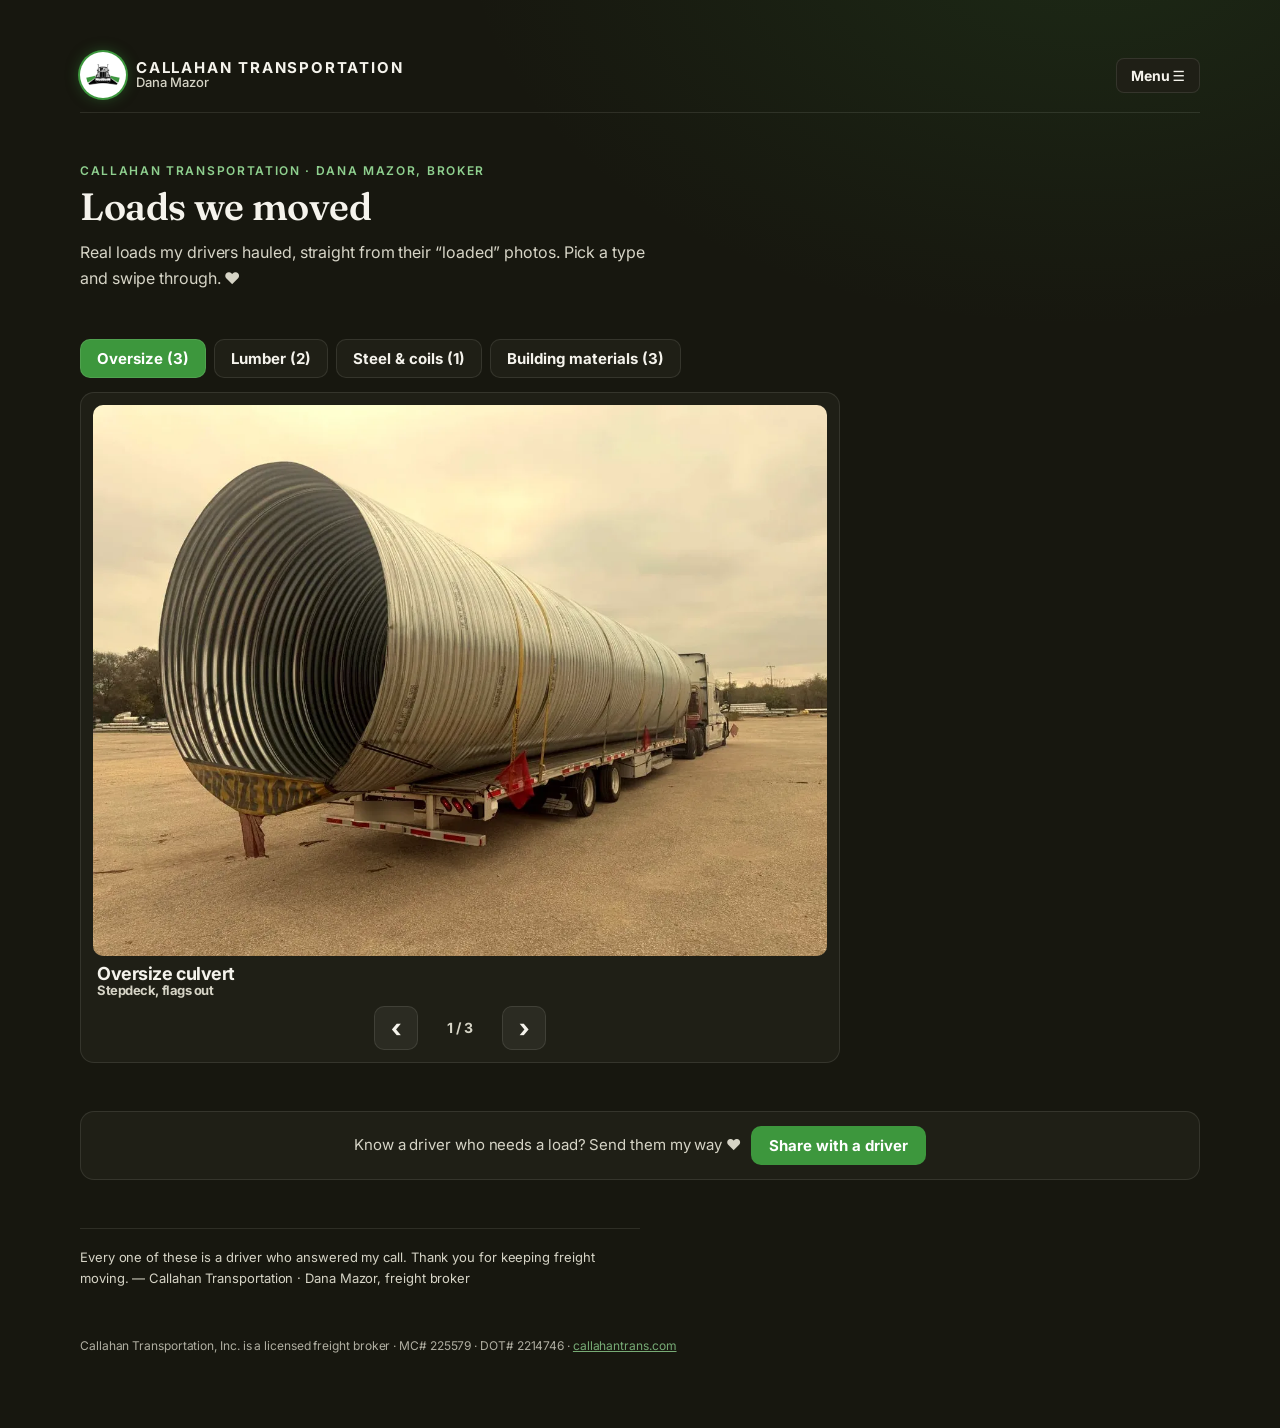
<file: loads-we-moved.html>
<!doctype html>
<html lang="en">
<head>
<meta charset="utf-8">
<meta name="viewport" content="width=device-width, initial-scale=1">
<title>Loads We Moved · Callahan Transportation</title>
<link rel="manifest" href="manifest.webmanifest">
<link rel="apple-touch-icon" href="apple-touch-icon.png">
<link rel="icon" type="image/png" href="icon-192.png">
<meta name="theme-color" content="#17170F">
<meta name="apple-mobile-web-app-capable" content="yes">
<meta name="apple-mobile-web-app-title" content="Callahan Transportation">
<link rel="preconnect" href="https://fonts.googleapis.com">
<link rel="stylesheet" href="https://fonts.googleapis.com/css2?family=Fraunces:ital,wght@0,500;0,600;1,500&family=Inter:wght@400;500;600;700;800&display=swap">
<style>
.sharebar { display: flex; flex-wrap: wrap; gap: 10px; align-items: center; justify-content: center; background: var(--panel); border: 1px dashed color-mix(in srgb, var(--gold) 55%, transparent); border-radius: 12px; padding: 14px 16px; text-align: center }
.sharebar p { margin: 0; color: var(--muted); font-size: 15px }
.sharebtn { font: 700 15px var(--body); background: var(--gold); color: var(--ground); border: 0; border-radius: 999px; padding: 10px 18px; cursor: pointer }
.sharebtn:focus-visible { outline: 3px solid var(--ink); outline-offset: 3px }
.sitenav { display: flex; flex-wrap: wrap; gap: 8px; align-items: center; padding-bottom: 6px }
.sitenav .brand { font-family: var(--hand); font-weight: 700; font-size: 28px; color: var(--gold); text-decoration: none; margin-right: auto }
.sitenav .brand { display: flex; flex-direction: column; line-height: 1.05 }
.sitenav .brand .b1 { font-family: var(--body); font-weight: 700; font-size: 15px; letter-spacing: .14em; text-transform: uppercase; color: var(--gold) }
.sitenav .brand .b2 { font-family: var(--hand); font-weight: 700; font-size: 28px; color: var(--ink) }
.sitenav a.nl { font: 700 14px var(--body); color: var(--ink); text-decoration: none; border: 1px solid color-mix(in srgb, var(--gold) 45%, transparent); border-radius: 999px; padding: 8px 14px }
.sitenav a.nl[aria-current="page"] { background: var(--gold); color: var(--ground); border-color: var(--gold) }
.sitenav { position: relative; align-items: center; flex-wrap: nowrap }
.sitenav .brand { min-width: 0 }
@media (max-width: 420px) { .sitenav .brand .b1 { font-size: 12px; letter-spacing: .1em } .sitenav .brand .b2 { font-size: 24px } }
.sitenav .brand { flex-direction: row; align-items: center; gap: 10px }
.sitenav .brand .mark { width: 58px; height: auto; background: var(--paper, #F3E6D1); border-radius: 10px; padding: 5px 6px; box-shadow: 0 0 22px color-mix(in srgb, #E8A54B 35%, transparent) }
.sitenav .btxt { display: flex; flex-direction: column; line-height: 1.05; min-width: 0 }
.menu { position: relative; flex: none }
.menu summary { white-space: nowrap }
@media (max-width: 420px) { .sitenav .brand .mark { width: 44px } .sitenav .brand .b1 { font-size: 10.5px; letter-spacing: .06em; white-space: nowrap } .sitenav .brand { gap: 8px } }
.menu summary { list-style: none; cursor: pointer; font: 700 14px var(--body); color: var(--ink); border: 1px solid color-mix(in srgb, var(--gold) 45%, transparent); border-radius: 999px; padding: 8px 14px }
.menu summary::-webkit-details-marker { display: none }
.menu summary:focus-visible { outline: 3px solid var(--ink); outline-offset: 3px }
.menu-list { position: absolute; right: 0; top: calc(100% + 8px); z-index: 20; display: flex; flex-direction: column; gap: 6px; min-width: 200px; background: var(--panel); border: 1px solid color-mix(in srgb, var(--gold) 35%, transparent); border-radius: 12px; padding: 10px; box-shadow: 0 18px 40px rgba(0,0,0,.5) }
.menu-list a.nl { text-align: left }
.sitenav a:focus-visible { outline: 3px solid var(--ink); outline-offset: 3px }
/* Layout: warm golden-hour wall of polaroids, loose masonry, tap one to see it big */
:root {
  --ground:#1F1813; --panel:#2A2019; --gold:#E8A54B; --ink:#F8EFE1; --rust:#C4553A; --muted:#C9B79E; --paper:#F3E6D1; --paper-ink:#2B2018;
  --hand:"Caveat", "Segoe Print", "Bradley Hand", cursive;
  --body:"Nunito Sans", "Segoe UI", system-ui, sans-serif;
  color-scheme: dark;
}
* { box-sizing: border-box }
body {
  background: radial-gradient(90% 40% at 85% 0%, color-mix(in srgb, var(--gold) 26%, transparent), transparent 70%),
              radial-gradient(70% 30% at 0% 100%, color-mix(in srgb, var(--rust) 22%, transparent), transparent 70%),
              var(--ground);
  background-attachment: fixed;
  color: var(--ink); font-family: var(--body); font-size: 17px; line-height: 1.5;
  padding-left: max(16px, env(safe-area-inset-left, 0px)); padding-right: max(16px, env(safe-area-inset-right, 0px));
  padding-block: 40px 64px; min-height: 100%;
}
.wrap { max-width: 1120px; margin: 0 auto; display: flex; flex-direction: column; gap: 36px }
header { display: flex; flex-direction: column; gap: 6px }
.company { font-size: 13px; font-weight: 700; letter-spacing: .18em; text-transform: uppercase; color: var(--gold) }
h1 { font-family: var(--hand); font-weight: 700; font-size: clamp(54px, 11vw, 96px); line-height: .95; margin: 0; text-wrap: balance }
.lede { color: var(--muted); max-width: 58ch; margin: 6px 0 0 }
.count { font-variant-numeric: tabular-nums; color: var(--ink); font-weight: 700 }
.wall { columns: 3 300px; column-gap: 26px }
.pol { break-inside: avoid; display: block; width: 100%; margin: 0 0 30px; padding: 12px 12px 0; background: var(--paper); border: 0; border-radius: 4px;
  box-shadow: 0 18px 40px rgba(0,0,0,.45), 0 0 40px color-mix(in srgb, var(--gold) 14%, transparent);
  cursor: zoom-in; text-align: left; transform: rotate(var(--tilt, 0deg)); transition: transform .25s ease, box-shadow .25s ease }
.pol:hover, .pol:focus-visible { transform: rotate(0deg) translateY(-4px); box-shadow: 0 24px 50px rgba(0,0,0,.55), 0 0 60px color-mix(in srgb, var(--gold) 30%, transparent) }
.pol:focus-visible { outline: 3px solid var(--gold); outline-offset: 4px }
.pol img { display: block; width: 100%; height: auto; border-radius: 2px; filter: sepia(.18) saturate(1.1) }
.pol span { display: block; font-family: var(--hand); font-weight: 600; font-size: 30px; color: var(--paper-ink); padding: 8px 4px 12px; line-height: 1.1 }
.pol small { display: block; font-family: var(--body); font-size: 13px; color: color-mix(in srgb, var(--paper-ink) 65%, var(--paper)); margin-top: 2px; letter-spacing: .02em }
footer { color: var(--muted); font-size: 14px; border-top: 1px solid color-mix(in srgb, var(--gold) 25%, transparent); padding-top: 18px; max-width: 70ch }
dialog { border: 0; padding: 0; background: transparent; max-width: min(94vw, 1100px); max-height: 92vh }
dialog::backdrop { background: color-mix(in srgb, var(--ground) 88%, transparent) }
dialog figure { margin: 0; background: var(--paper); padding: 14px 14px 6px; border-radius: 4px; display: flex; flex-direction: column; gap: 4px }
dialog img { display: block; max-width: 100%; max-height: 76vh; width: auto; height: auto; margin: 0 auto }
dialog figcaption { font-family: var(--hand); font-size: 32px; color: var(--paper-ink); display: flex; justify-content: space-between; align-items: center; gap: 12px }
dialog button { font: 700 14px var(--body); background: var(--paper-ink); color: var(--paper); border: 0; border-radius: 999px; padding: 8px 16px; cursor: pointer }
.hero { display: grid; grid-template-columns: minmax(0, 500px) minmax(0, 1fr); gap: 44px; align-items: center }
.me { position: relative }
.me .pol { margin: 0; width: 100%; cursor: default }
.avail { display: flex; flex-direction: column; gap: 14px }
.avail-head { display: flex; align-items: baseline; gap: 16px; flex-wrap: wrap }
.updated { font-size: 13px; font-weight: 700; letter-spacing: .14em; text-transform: uppercase; color: var(--muted) }
.avail-note { margin: 0; color: var(--muted); max-width: 70ch }
.avail-note .sel { color: var(--ink); user-select: all; white-space: nowrap }
.avail-list { display: grid; grid-template-columns: repeat(auto-fill, minmax(min(100%, 320px), 1fr)); gap: 16px }
.load { background: var(--panel); border: 1px solid color-mix(in srgb, var(--gold) 22%, transparent); border-radius: 10px; padding: 18px 20px; display: flex; flex-direction: column; gap: 10px; min-width: 0 }
.lane { display: flex; flex-direction: column; gap: 2px }
.lane .city { font-family: var(--hand); font-weight: 700; font-size: 34px; line-height: 1; color: var(--ink) }
.lane .arrow { color: var(--gold); font-size: 15px; font-weight: 700; letter-spacing: .1em }
.chip { align-self: flex-start; font-size: 12px; font-weight: 700; letter-spacing: .1em; text-transform: uppercase; color: var(--ground); background: var(--gold); border-radius: 999px; padding: 4px 12px }
.load dl { margin: 0; display: grid; grid-template-columns: auto 1fr; gap: 4px 14px; font-size: 15px }
.load dt { color: var(--muted) }
.load dd { margin: 0; color: var(--ink); min-width: 0 }
.day { display: flex; flex-direction: column; gap: 18px }
.day-grid { display: grid; grid-template-columns: repeat(auto-fill, minmax(190px, 1fr)); gap: 14px; align-items: start }
.day-grid img { width: 100%; height: auto; border-radius: 6px; box-shadow: 0 14px 30px rgba(0,0,0,.4) }
.closer { display: flex; flex-direction: column; gap: 18px }
.closer img { width: 100%; max-width: 640px; border-radius: 6px; box-shadow: 0 18px 40px rgba(0,0,0,.45) }
.me .pol:hover { transform: rotate(var(--tilt, 0deg)) }
.me .pol-small { position: absolute; right: 0; bottom: 0; width: 46% }
.me .pol span { font-size: 28px }
.collage { display: grid; grid-template-columns: 1.25fr 1fr; grid-template-rows: 1fr 1fr; gap: 8px; aspect-ratio: 4 / 4.2 }
.collage img { width: 100%; height: 100%; object-fit: cover; object-position: center top; border-radius: 2px; filter: sepia(.12) saturate(1.08) }
.collage .c-big { grid-row: 1 / 3 }
.collage img:last-child { object-position: center 60% }
.intro { display: flex; flex-direction: column; gap: 8px; min-width: 0 }
.wall-title { font-family: var(--hand); font-weight: 700; font-size: clamp(40px, 7vw, 60px); margin: 0; color: var(--gold) }
.loadtab { display: flex; align-items: center; justify-content: space-between; gap: 16px; text-decoration: none; background: var(--gold); color: var(--ground); border-radius: 14px; padding: 14px 22px; box-shadow: 0 14px 34px rgba(0,0,0,.4), 0 0 40px color-mix(in srgb, var(--gold) 30%, transparent); transition: transform .2s ease }
.loadtab:hover, .loadtab:focus-visible { transform: translateY(-2px) }
.loadtab:focus-visible { outline: 3px solid var(--ink); outline-offset: 4px }
.loadtab-2 { background: transparent; color: var(--ink); border: 2px solid var(--gold); box-shadow: none; margin-top: -22px }
.loadtab-2 .lt-kicker { color: var(--gold) }
.loadtab-2 .lt-title { font-size: clamp(24px, 4.2vw, 33px) }
.lt-text { display: flex; flex-direction: column; min-width: 0 }
.lt-kicker { font-size: 13px; font-weight: 700; letter-spacing: .16em; text-transform: uppercase }
.lt-title { font-family: var(--hand); font-weight: 700; font-size: clamp(28px, 5vw, 40px); line-height: 1 }
.lt-go { font-size: 32px; font-weight: 700; line-height: 1 }
.story { display: flex; flex-direction: column; gap: 14px; max-width: 70ch }
.story p { margin: 0; color: var(--ink) }
.tagline { margin: 0; font-size: 19px; font-weight: 700; color: var(--ink) }
.cal { display: flex; flex-direction: column; gap: 16px }
.cal > p { margin: 0; max-width: 70ch }
.cal-grid { display: grid; grid-template-columns: repeat(auto-fit, minmax(min(100%, 230px), 1fr)); gap: 14px }
.cal-item { background: var(--panel); border: 1px solid color-mix(in srgb, var(--gold) 22%, transparent); border-radius: 10px; padding: 16px 18px; display: flex; flex-direction: column; gap: 4px; color: var(--muted); font-size: 15px }
.cal-big { font-family: var(--hand); font-weight: 700; font-size: 30px; line-height: 1.05; color: var(--gold) }
.cal-contact { color: var(--muted); font-size: 15px }
.cal-contact a { color: var(--ink); font-weight: 700 }
.story-sign { font-family: var(--hand); font-size: 32px; line-height: 1.15; color: var(--gold) }
.cats { display: flex; flex-direction: column; gap: 14px; max-width: 760px }
.cat-tabs { display: flex; flex-wrap: wrap; gap: 8px }
.cat-tab { font: 700 15px var(--body); color: var(--ink); background: transparent; border: 1px solid color-mix(in srgb, var(--gold) 50%, transparent); border-radius: 999px; padding: 9px 16px; cursor: pointer }
.cat-tab[aria-selected="true"] { background: var(--gold); color: var(--ground); border-color: var(--gold) }
.cat-tab:focus-visible, .car-btn:focus-visible, .car-track:focus-visible, .slide:focus-visible { outline: 3px solid var(--ink); outline-offset: 3px }
.car { background: var(--paper); border-radius: 6px; padding: 12px; box-shadow: 0 18px 40px rgba(0,0,0,.45), 0 0 40px color-mix(in srgb, var(--gold) 14%, transparent) }
.car-track { display: flex; overflow-x: auto; scroll-snap-type: x mandatory; scroll-behavior: smooth; -webkit-overflow-scrolling: touch; scrollbar-width: none; border-radius: 3px }
.car-track::-webkit-scrollbar { display: none }
.slide { flex: 0 0 100%; scroll-snap-align: start; border: 0; padding: 0; margin: 0; background: transparent; cursor: zoom-in; text-align: left }
.slide img { display: block; width: 100%; aspect-ratio: 4 / 3; object-fit: cover; border-radius: 2px; filter: sepia(.18) saturate(1.1) }
.slide .cap { display: block; font-family: var(--hand); font-weight: 600; font-size: 30px; color: var(--paper-ink); padding: 8px 4px 0; line-height: 1.1 }
.slide .cap small { display: block; font-family: var(--body); font-size: 13px; color: color-mix(in srgb, var(--paper-ink) 65%, var(--paper)) }
.car-ctrl { display: flex; align-items: center; justify-content: center; gap: 18px; padding-top: 8px }
.car-btn { font: 700 26px/1 var(--body); width: 44px; height: 44px; border-radius: 999px; border: 0; background: var(--paper-ink); color: var(--paper); cursor: pointer }
.car-btn[hidden] { display: none }
.car-count { font: 700 14px var(--body); color: var(--paper-ink); min-width: 48px; text-align: center }
@media (max-width: 720px) { .hero { grid-template-columns: 1fr; gap: 24px } .me { max-width: 100% } }
@media (prefers-reduced-motion: reduce) { .pol { transition: none } }
</style>
<link rel="stylesheet" href="anim.css?v=3">
<link rel="stylesheet" href="modern.css?v=5">
<link rel="stylesheet" href="brand.css?v=1">
</head>
<body>
<div class="wrap">
  <nav class="sitenav" aria-label="Site">
    <a class="brand" href="index.html"><img class="mark" src="callahan-mark-orig.png?v=4" alt=""><span class="btxt"><span class="b1">Callahan Transportation</span><span class="b2">Dana Mazor</span></span></a>
    <details class="menu">
      <summary>Menu <span aria-hidden="true">☰</span></summary>
      <div class="menu-list">
      <a class="nl" href="index.html">Home</a>
      <a class="nl" href="open-loads.html">Loads available</a>
      <a class="nl" href="loads-we-moved.html" aria-current="page">Loads we moved</a>
      <a class="nl" href="check-in.html">Driver check-in</a>
      <a class="nl" href="my-story.html">Meet Dana</a>
      </div>
    </details>
  </nav>
  <header><div class="company">Callahan Transportation · Dana Mazor, broker</div><h1 class="wall-title" style="font-size:clamp(48px,10vw,76px)">Loads we moved</h1><p class="lede">Real loads my drivers hauled, straight from their “loaded” photos. Pick a type and swipe through. ♥</p></header>

  <main class="cats" id="cats">
    <div class="cat-tabs" role="tablist" aria-label="Load types" id="cat-tabs"></div>
    <div class="car">
      <div class="car-track" id="car-track" tabindex="0" aria-live="polite"></div>
      <div class="car-ctrl">
        <button type="button" class="car-btn" id="car-prev" aria-label="Previous photo">‹</button>
        <span class="car-count" id="car-count"></span>
        <button type="button" class="car-btn" id="car-next" aria-label="Next photo">›</button>
      </div>
    </div>
  </main>
  <div class="sharebar"><p>Know a driver who needs a load? Send them my way ♥</p><button type="button" class="sharebtn" data-share>Share with a driver</button></div>
  <footer>Every one of these is a driver who answered my call. Thank you for keeping freight moving. — Callahan Transportation · Dana Mazor, freight broker</footer>
  <p class="broker-line">Callahan Transportation, Inc. is a licensed freight broker · MC# 225579 · DOT# 2214746 · <a href="https://www.callahantrans.com" target="_blank" rel="noopener">callahantrans.com</a></p>
</div>

<dialog id="viewer" aria-label="Photo viewer">
  <figure>
    <img id="viewer-img" alt="">
    <figcaption><span id="viewer-cap"></span><button type="button" id="viewer-close">Close</button></figcaption>
  </figure>
</dialog>

<script>
const CATS = [
  { name: 'Oversize', photos: [
    ['culvert-2.webp', 'Oversize culvert', 'Stepdeck, flags out'],
    ['culvert-1.webp', 'Culvert pipe, strapped down', 'Ready to roll'],
    ['culvert-4.webp', 'Wide load', 'As wide as a lane'] ] },
  { name: 'Lumber', photos: [
    ['lumber-1.webp', 'Lumber, strapped & ready', 'Inside the warehouse'],
    ['lumber-2.webp', 'Another lumber load', 'Tight straps, first mile'] ] },
  { name: 'Steel & coils', photos: [
    ['coil.webp', 'Steel coil, chained down', 'Flatbed, blue-sky day'] ] },
  { name: 'Building materials', photos: [
    ['load-hero.webp', 'Pallets at the brick yard', 'Flatbed, strapped'],
    ['load-field.webp', 'Building materials', 'Flatbed by the field'],
    ['load-deck.webp', 'Block on the deck', 'Strapped and secure'] ] },
];
(function () {
  let d; try { d = JSON.parse(document.getElementById('avail-data').textContent); } catch (e) { return; }
  if (!d) return;
  document.getElementById('avail-updated').textContent = 'Updated ' + d.updated;
  const list = document.getElementById('avail-list');
  const esc = s => String(s).replace(/[&<>"]/g, c => ({'&':'&amp;','<':'&lt;','>':'&gt;','"':'&quot;'}[c]));
  d.loads.forEach(l => {
    const a = document.createElement('article'); a.className = 'load';
    a.innerHTML = '<span class="chip">' + esc(l.tag) + '</span>' +
      '<div class="lane"><span class="city">' + esc(l.from) + '</span><span class="arrow">TO</span><span class="city">' + esc(l.to) + '</span></div>' +
      '<dl><dt>Pickup</dt><dd>' + esc(l.when) + '</dd><dt>Trailer</dt><dd>' + esc(l.equip) + '</dd><dt>Freight</dt><dd>' + esc(l.freight) + '</dd><dt>Weight</dt><dd>' + esc(l.weight) + '</dd><dt>Notes</dt><dd>' + esc(l.notes) + '</dd></dl>';
    list.appendChild(a);
  });
})();
(function () {
  const tabs = document.getElementById('cat-tabs'), track = document.getElementById('car-track'), count = document.getElementById('car-count');
  let cur = 0;
  function openViewer(p) {
    document.getElementById('viewer-img').src = p[0];
    document.getElementById('viewer-img').alt = p[1];
    document.getElementById('viewer-cap').textContent = p[1];
    document.getElementById('viewer').showModal();
  }
  function idx() { return Math.round(track.scrollLeft / Math.max(1, track.clientWidth)); }
  function upd() { const n = CATS[cur].photos.length; count.textContent = (Math.min(idx(), n - 1) + 1) + ' / ' + n; }
  function show(i) {
    cur = i;
    [...tabs.children].forEach((t, j) => { t.setAttribute('aria-selected', j === i ? 'true' : 'false'); t.tabIndex = j === i ? 0 : -1; });
    track.innerHTML = '';
    CATS[i].photos.forEach(p => {
      const b = document.createElement('button'); b.type = 'button'; b.className = 'slide';
      b.setAttribute('aria-label', 'Open photo: ' + p[1]);
      b.innerHTML = '<img loading="lazy" src="' + p[0] + '" alt="' + p[1] + '"><span class="cap">' + p[1] + '<small>' + p[2] + '</small></span>';
      b.addEventListener('click', () => openViewer(p));
      track.appendChild(b);
    });
    track.style.scrollBehavior = 'auto'; track.scrollLeft = 0; track.style.scrollBehavior = ''; upd();
    const one = CATS[i].photos.length < 2;
    document.getElementById('car-prev').hidden = one; document.getElementById('car-next').hidden = one;
  }
  CATS.forEach((c, i) => {
    const t = document.createElement('button'); t.type = 'button'; t.className = 'cat-tab'; t.setAttribute('role', 'tab');
    t.textContent = c.name + ' (' + c.photos.length + ')';
    t.addEventListener('click', () => show(i));
    tabs.appendChild(t);
  });
  const step = d => track.scrollBy({ left: d * track.clientWidth, behavior: 'smooth' });
  document.getElementById('car-prev').addEventListener('click', () => step(-1));
  document.getElementById('car-next').addEventListener('click', () => step(1));
  track.addEventListener('keydown', e => { if (e.key === 'ArrowRight') step(1); if (e.key === 'ArrowLeft') step(-1); });
  let to; track.addEventListener('scroll', () => { clearTimeout(to); to = setTimeout(upd, 60); });
  show(0);
})();
const dlg = document.getElementById('viewer');
document.getElementById('viewer-close').addEventListener('click', () => dlg.close());
dlg.addEventListener('click', e => { if (e.target === dlg) dlg.close(); });
</script>

<script>
document.querySelectorAll('[data-share]').forEach(b => b.addEventListener('click', async () => {
  const url = 'https://loads.callahantrans.com/';
  const data = { title: "Dana's Loads · Callahan Transportation", text: 'Need a load? Check out Dana at Callahan Transportation:', url };
  try { if (navigator.share) { await navigator.share(data); return; } } catch (e) { if (e && e.name === 'AbortError') return; }
  try { await navigator.clipboard.writeText(url); b.textContent = 'Link copied!'; setTimeout(() => b.textContent = 'Share with a driver', 2500); }
  catch (e) { prompt('Copy this link:', url); }
}));
</script>
<script src="anim.js?v=3"></script>
</body>
</html>
</file>
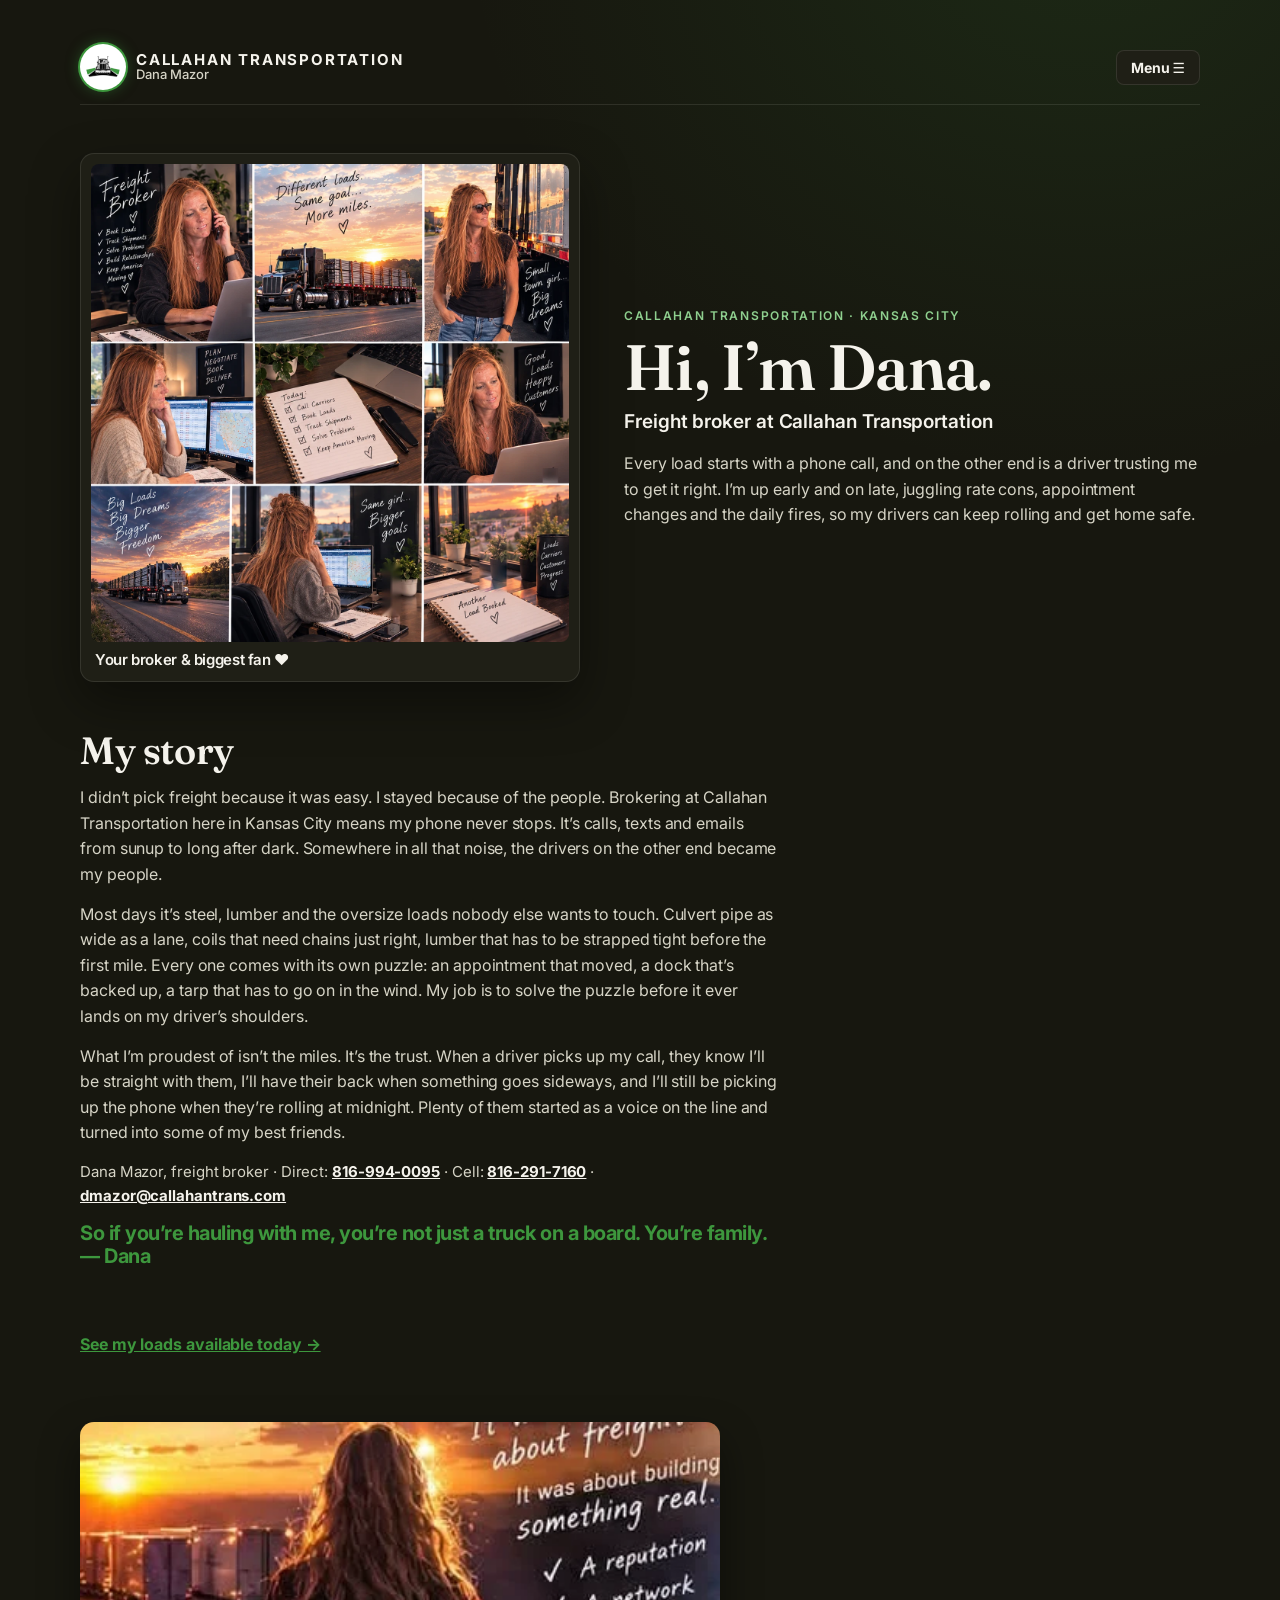
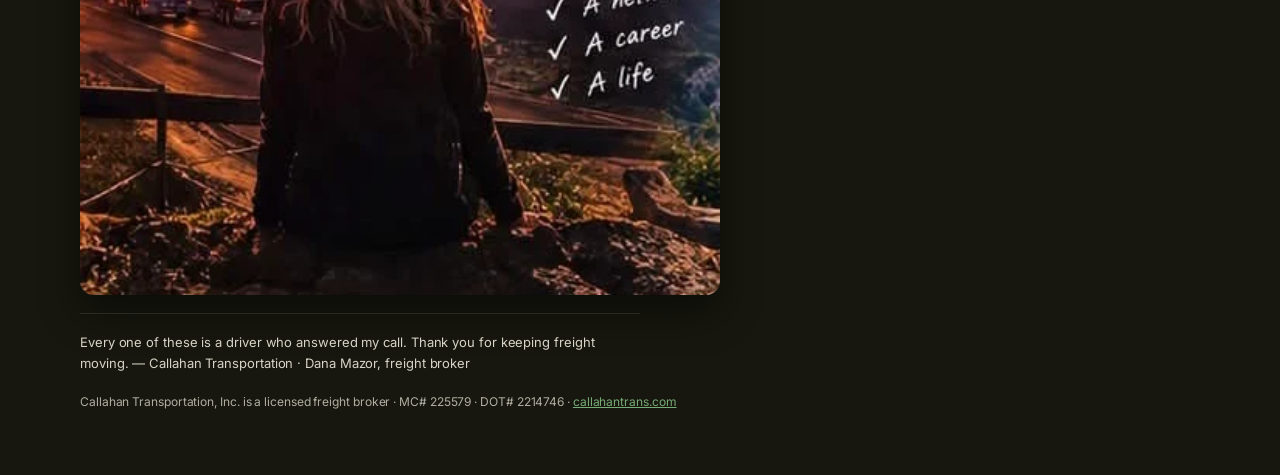
<file: my-story.html>
<!doctype html>
<html lang="en">
<head>
<meta charset="utf-8">
<meta name="viewport" content="width=device-width, initial-scale=1">
<title>Meet Dana · Callahan Transportation</title>
<link rel="manifest" href="manifest.webmanifest">
<link rel="apple-touch-icon" href="apple-touch-icon.png">
<link rel="icon" type="image/png" href="icon-192.png">
<meta name="theme-color" content="#17170F">
<meta name="apple-mobile-web-app-capable" content="yes">
<meta name="apple-mobile-web-app-title" content="Callahan Transportation">
<link rel="preconnect" href="https://fonts.googleapis.com">
<link rel="stylesheet" href="https://fonts.googleapis.com/css2?family=Fraunces:ital,wght@0,500;0,600;1,500&family=Inter:wght@400;500;600;700;800&display=swap">
<style>
.sharebar { display: flex; flex-wrap: wrap; gap: 10px; align-items: center; justify-content: center; background: var(--panel); border: 1px dashed color-mix(in srgb, var(--gold) 55%, transparent); border-radius: 12px; padding: 14px 16px; text-align: center }
.sharebar p { margin: 0; color: var(--muted); font-size: 15px }
.sharebtn { font: 700 15px var(--body); background: var(--gold); color: var(--ground); border: 0; border-radius: 999px; padding: 10px 18px; cursor: pointer }
.sharebtn:focus-visible { outline: 3px solid var(--ink); outline-offset: 3px }
.sitenav { display: flex; flex-wrap: wrap; gap: 8px; align-items: center; padding-bottom: 6px }
.sitenav .brand { font-family: var(--hand); font-weight: 700; font-size: 28px; color: var(--gold); text-decoration: none; margin-right: auto }
.sitenav .brand { display: flex; flex-direction: column; line-height: 1.05 }
.sitenav .brand .b1 { font-family: var(--body); font-weight: 700; font-size: 15px; letter-spacing: .14em; text-transform: uppercase; color: var(--gold) }
.sitenav .brand .b2 { font-family: var(--hand); font-weight: 700; font-size: 28px; color: var(--ink) }
.sitenav a.nl { font: 700 14px var(--body); color: var(--ink); text-decoration: none; border: 1px solid color-mix(in srgb, var(--gold) 45%, transparent); border-radius: 999px; padding: 8px 14px }
.sitenav a.nl[aria-current="page"] { background: var(--gold); color: var(--ground); border-color: var(--gold) }
.sitenav { position: relative; align-items: center; flex-wrap: nowrap }
.sitenav .brand { min-width: 0 }
@media (max-width: 420px) { .sitenav .brand .b1 { font-size: 12px; letter-spacing: .1em } .sitenav .brand .b2 { font-size: 24px } }
.sitenav .brand { flex-direction: row; align-items: center; gap: 10px }
.sitenav .brand .mark { width: 58px; height: auto; background: var(--paper, #F3E6D1); border-radius: 10px; padding: 5px 6px; box-shadow: 0 0 22px color-mix(in srgb, #E8A54B 35%, transparent) }
.sitenav .btxt { display: flex; flex-direction: column; line-height: 1.05; min-width: 0 }
.menu { position: relative; flex: none }
.menu summary { white-space: nowrap }
@media (max-width: 420px) { .sitenav .brand .mark { width: 44px } .sitenav .brand .b1 { font-size: 10.5px; letter-spacing: .06em; white-space: nowrap } .sitenav .brand { gap: 8px } }
.menu summary { list-style: none; cursor: pointer; font: 700 14px var(--body); color: var(--ink); border: 1px solid color-mix(in srgb, var(--gold) 45%, transparent); border-radius: 999px; padding: 8px 14px }
.menu summary::-webkit-details-marker { display: none }
.menu summary:focus-visible { outline: 3px solid var(--ink); outline-offset: 3px }
.menu-list { position: absolute; right: 0; top: calc(100% + 8px); z-index: 20; display: flex; flex-direction: column; gap: 6px; min-width: 200px; background: var(--panel); border: 1px solid color-mix(in srgb, var(--gold) 35%, transparent); border-radius: 12px; padding: 10px; box-shadow: 0 18px 40px rgba(0,0,0,.5) }
.menu-list a.nl { text-align: left }
.sitenav a:focus-visible { outline: 3px solid var(--ink); outline-offset: 3px }
/* Layout: warm golden-hour wall of polaroids, loose masonry, tap one to see it big */
:root {
  --ground:#1F1813; --panel:#2A2019; --gold:#E8A54B; --ink:#F8EFE1; --rust:#C4553A; --muted:#C9B79E; --paper:#F3E6D1; --paper-ink:#2B2018;
  --hand:"Caveat", "Segoe Print", "Bradley Hand", cursive;
  --body:"Nunito Sans", "Segoe UI", system-ui, sans-serif;
  color-scheme: dark;
}
* { box-sizing: border-box }
body {
  background: radial-gradient(90% 40% at 85% 0%, color-mix(in srgb, var(--gold) 26%, transparent), transparent 70%),
              radial-gradient(70% 30% at 0% 100%, color-mix(in srgb, var(--rust) 22%, transparent), transparent 70%),
              var(--ground);
  background-attachment: fixed;
  color: var(--ink); font-family: var(--body); font-size: 17px; line-height: 1.5;
  padding-left: max(16px, env(safe-area-inset-left, 0px)); padding-right: max(16px, env(safe-area-inset-right, 0px));
  padding-block: 40px 64px; min-height: 100%;
}
.wrap { max-width: 1120px; margin: 0 auto; display: flex; flex-direction: column; gap: 36px }
header { display: flex; flex-direction: column; gap: 6px }
.company { font-size: 13px; font-weight: 700; letter-spacing: .18em; text-transform: uppercase; color: var(--gold) }
h1 { font-family: var(--hand); font-weight: 700; font-size: clamp(54px, 11vw, 96px); line-height: .95; margin: 0; text-wrap: balance }
.lede { color: var(--muted); max-width: 58ch; margin: 6px 0 0 }
.count { font-variant-numeric: tabular-nums; color: var(--ink); font-weight: 700 }
.wall { columns: 3 300px; column-gap: 26px }
.pol { break-inside: avoid; display: block; width: 100%; margin: 0 0 30px; padding: 12px 12px 0; background: var(--paper); border: 0; border-radius: 4px;
  box-shadow: 0 18px 40px rgba(0,0,0,.45), 0 0 40px color-mix(in srgb, var(--gold) 14%, transparent);
  cursor: zoom-in; text-align: left; transform: rotate(var(--tilt, 0deg)); transition: transform .25s ease, box-shadow .25s ease }
.pol:hover, .pol:focus-visible { transform: rotate(0deg) translateY(-4px); box-shadow: 0 24px 50px rgba(0,0,0,.55), 0 0 60px color-mix(in srgb, var(--gold) 30%, transparent) }
.pol:focus-visible { outline: 3px solid var(--gold); outline-offset: 4px }
.pol img { display: block; width: 100%; height: auto; border-radius: 2px; filter: sepia(.18) saturate(1.1) }
.pol span { display: block; font-family: var(--hand); font-weight: 600; font-size: 30px; color: var(--paper-ink); padding: 8px 4px 12px; line-height: 1.1 }
.pol small { display: block; font-family: var(--body); font-size: 13px; color: color-mix(in srgb, var(--paper-ink) 65%, var(--paper)); margin-top: 2px; letter-spacing: .02em }
footer { color: var(--muted); font-size: 14px; border-top: 1px solid color-mix(in srgb, var(--gold) 25%, transparent); padding-top: 18px; max-width: 70ch }
dialog { border: 0; padding: 0; background: transparent; max-width: min(94vw, 1100px); max-height: 92vh }
dialog::backdrop { background: color-mix(in srgb, var(--ground) 88%, transparent) }
dialog figure { margin: 0; background: var(--paper); padding: 14px 14px 6px; border-radius: 4px; display: flex; flex-direction: column; gap: 4px }
dialog img { display: block; max-width: 100%; max-height: 76vh; width: auto; height: auto; margin: 0 auto }
dialog figcaption { font-family: var(--hand); font-size: 32px; color: var(--paper-ink); display: flex; justify-content: space-between; align-items: center; gap: 12px }
dialog button { font: 700 14px var(--body); background: var(--paper-ink); color: var(--paper); border: 0; border-radius: 999px; padding: 8px 16px; cursor: pointer }
.hero { display: grid; grid-template-columns: minmax(0, 500px) minmax(0, 1fr); gap: 44px; align-items: center }
.me { position: relative }
.me .pol { margin: 0; width: 100%; cursor: default }
.avail { display: flex; flex-direction: column; gap: 14px }
.avail-head { display: flex; align-items: baseline; gap: 16px; flex-wrap: wrap }
.updated { font-size: 13px; font-weight: 700; letter-spacing: .14em; text-transform: uppercase; color: var(--muted) }
.avail-note { margin: 0; color: var(--muted); max-width: 70ch }
.avail-note .sel { color: var(--ink); user-select: all; white-space: nowrap }
.avail-list { display: grid; grid-template-columns: repeat(auto-fill, minmax(min(100%, 320px), 1fr)); gap: 16px }
.load { background: var(--panel); border: 1px solid color-mix(in srgb, var(--gold) 22%, transparent); border-radius: 10px; padding: 18px 20px; display: flex; flex-direction: column; gap: 10px; min-width: 0 }
.lane { display: flex; flex-direction: column; gap: 2px }
.lane .city { font-family: var(--hand); font-weight: 700; font-size: 34px; line-height: 1; color: var(--ink) }
.lane .arrow { color: var(--gold); font-size: 15px; font-weight: 700; letter-spacing: .1em }
.chip { align-self: flex-start; font-size: 12px; font-weight: 700; letter-spacing: .1em; text-transform: uppercase; color: var(--ground); background: var(--gold); border-radius: 999px; padding: 4px 12px }
.load dl { margin: 0; display: grid; grid-template-columns: auto 1fr; gap: 4px 14px; font-size: 15px }
.load dt { color: var(--muted) }
.load dd { margin: 0; color: var(--ink); min-width: 0 }
.day { display: flex; flex-direction: column; gap: 18px }
.day-grid { display: grid; grid-template-columns: repeat(auto-fill, minmax(190px, 1fr)); gap: 14px; align-items: start }
.day-grid img { width: 100%; height: auto; border-radius: 6px; box-shadow: 0 14px 30px rgba(0,0,0,.4) }
.closer { display: flex; flex-direction: column; gap: 18px }
.closer img { width: 100%; max-width: 640px; border-radius: 6px; box-shadow: 0 18px 40px rgba(0,0,0,.45) }
.me .pol:hover { transform: rotate(var(--tilt, 0deg)) }
.me .pol-small { position: absolute; right: 0; bottom: 0; width: 46% }
.me .pol span { font-size: 28px }
.collage { display: grid; grid-template-columns: 1.25fr 1fr; grid-template-rows: 1fr 1fr; gap: 8px; aspect-ratio: 4 / 4.2 }
.collage img { width: 100%; height: 100%; object-fit: cover; object-position: center top; border-radius: 2px; filter: sepia(.12) saturate(1.08) }
.collage .c-big { grid-row: 1 / 3 }
.collage img:last-child { object-position: center 60% }
.intro { display: flex; flex-direction: column; gap: 8px; min-width: 0 }
.wall-title { font-family: var(--hand); font-weight: 700; font-size: clamp(40px, 7vw, 60px); margin: 0; color: var(--gold) }
.loadtab { display: flex; align-items: center; justify-content: space-between; gap: 16px; text-decoration: none; background: var(--gold); color: var(--ground); border-radius: 14px; padding: 14px 22px; box-shadow: 0 14px 34px rgba(0,0,0,.4), 0 0 40px color-mix(in srgb, var(--gold) 30%, transparent); transition: transform .2s ease }
.loadtab:hover, .loadtab:focus-visible { transform: translateY(-2px) }
.loadtab:focus-visible { outline: 3px solid var(--ink); outline-offset: 4px }
.loadtab-2 { background: transparent; color: var(--ink); border: 2px solid var(--gold); box-shadow: none }
.help { display: flex; flex-direction: column; gap: 14px }
.loadtab-2 .lt-kicker { color: var(--gold) }
.loadtab-2 .lt-title { font-size: clamp(24px, 4.2vw, 33px) }
.lt-text { display: flex; flex-direction: column; min-width: 0 }
.lt-kicker { font-size: 13px; font-weight: 700; letter-spacing: .16em; text-transform: uppercase }
.lt-title { font-family: var(--hand); font-weight: 700; font-size: clamp(28px, 5vw, 40px); line-height: 1 }
.lt-go { font-size: 32px; font-weight: 700; line-height: 1 }
.story { display: flex; flex-direction: column; gap: 14px; max-width: 70ch }
.story p { margin: 0; color: var(--ink) }
.tagline { margin: 0; font-size: 19px; font-weight: 700; color: var(--ink) }
.cal { display: flex; flex-direction: column; gap: 16px }
.cal > p { margin: 0; max-width: 70ch }
.cal-grid { display: grid; grid-template-columns: repeat(auto-fit, minmax(min(100%, 230px), 1fr)); gap: 14px }
.cal-item { background: var(--panel); border: 1px solid color-mix(in srgb, var(--gold) 22%, transparent); border-radius: 10px; padding: 16px 18px; display: flex; flex-direction: column; gap: 4px; color: var(--muted); font-size: 15px }
.cal-big { font-family: var(--hand); font-weight: 700; font-size: 30px; line-height: 1.05; color: var(--gold) }
.cal-contact { color: var(--muted); font-size: 15px }
.cal-contact a { color: var(--ink); font-weight: 700 }
.story-sign { font-family: var(--hand); font-size: 32px; line-height: 1.15; color: var(--gold) }
.cats { display: flex; flex-direction: column; gap: 14px; max-width: 760px }
.cat-tabs { display: flex; flex-wrap: wrap; gap: 8px }
.cat-tab { font: 700 15px var(--body); color: var(--ink); background: transparent; border: 1px solid color-mix(in srgb, var(--gold) 50%, transparent); border-radius: 999px; padding: 9px 16px; cursor: pointer }
.cat-tab[aria-selected="true"] { background: var(--gold); color: var(--ground); border-color: var(--gold) }
.cat-tab:focus-visible, .car-btn:focus-visible, .car-track:focus-visible, .slide:focus-visible { outline: 3px solid var(--ink); outline-offset: 3px }
.car { background: var(--paper); border-radius: 6px; padding: 12px; box-shadow: 0 18px 40px rgba(0,0,0,.45), 0 0 40px color-mix(in srgb, var(--gold) 14%, transparent) }
.car-track { display: flex; overflow-x: auto; scroll-snap-type: x mandatory; scroll-behavior: smooth; -webkit-overflow-scrolling: touch; scrollbar-width: none; border-radius: 3px }
.car-track::-webkit-scrollbar { display: none }
.slide { flex: 0 0 100%; scroll-snap-align: start; border: 0; padding: 0; margin: 0; background: transparent; cursor: zoom-in; text-align: left }
.slide img { display: block; width: 100%; aspect-ratio: 4 / 3; object-fit: cover; border-radius: 2px; filter: sepia(.18) saturate(1.1) }
.slide .cap { display: block; font-family: var(--hand); font-weight: 600; font-size: 30px; color: var(--paper-ink); padding: 8px 4px 0; line-height: 1.1 }
.slide .cap small { display: block; font-family: var(--body); font-size: 13px; color: color-mix(in srgb, var(--paper-ink) 65%, var(--paper)) }
.car-ctrl { display: flex; align-items: center; justify-content: center; gap: 18px; padding-top: 8px }
.car-btn { font: 700 26px/1 var(--body); width: 44px; height: 44px; border-radius: 999px; border: 0; background: var(--paper-ink); color: var(--paper); cursor: pointer }
.car-btn[hidden] { display: none }
.car-count { font: 700 14px var(--body); color: var(--paper-ink); min-width: 48px; text-align: center }
@media (max-width: 720px) { .hero { grid-template-columns: 1fr; gap: 24px } .me { max-width: 100% } }
@media (prefers-reduced-motion: reduce) { .pol { transition: none } }
</style>
<link rel="stylesheet" href="anim.css?v=3">
<link rel="stylesheet" href="modern.css?v=5">
<link rel="stylesheet" href="brand.css?v=1">
<style>html,body{margin:0}</style>
</head>
<body>

<div class="wrap">
  <nav class="sitenav" aria-label="Site">
    <a class="brand" href="index.html"><img class="mark" src="callahan-mark-orig.png?v=4" alt=""><span class="btxt"><span class="b1">Callahan Transportation</span><span class="b2">Dana Mazor</span></span></a>
    <details class="menu">
      <summary>Menu <span aria-hidden="true">☰</span></summary>
      <div class="menu-list">
      <a class="nl" href="index.html">Home</a>
      <a class="nl" href="open-loads.html">Loads available</a>
      <a class="nl" href="loads-we-moved.html">Loads we moved</a>
      <a class="nl" href="check-in.html">Driver check-in</a>
      <a class="nl" href="my-story.html" aria-current="page">Meet Dana</a>
      </div>
    </details>
  </nav>
  <header class="hero">
    <div class="me"><div class="pol pol-static" style="--tilt:-2.5deg"><img src="hero-collage.webp" alt="Collage of Dana's daily life as a freight broker: on the phone booking loads, at the load board, her to-do list, and trucks rolling at sunset"><span>Your broker &amp; biggest fan ♥</span></div></div>
    <div class="intro">
      <div class="company">Callahan Transportation · Kansas City</div>
      <h1>Hi, I’m Dana.</h1>
      <p class="tagline">Freight broker at Callahan Transportation</p>
      <p class="lede">Every load starts with a phone call, and on the other end is a driver trusting me to get it right. I’m up early and on late, juggling rate cons, appointment changes and the daily fires, so my drivers can keep rolling and get home safe.</p>
    </div>
  </header>
  <section class="story" aria-labelledby="story-title">
    <h2 class="wall-title" id="story-title">My story</h2>
    <p>I didn’t pick freight because it was easy. I stayed because of the people. Brokering at Callahan Transportation here in Kansas City means my phone never stops. It’s calls, texts and emails from sunup to long after dark. Somewhere in all that noise, the drivers on the other end became my people.</p>
    <p>Most days it’s steel, lumber and the oversize loads nobody else wants to touch. Culvert pipe as wide as a lane, coils that need chains just right, lumber that has to be strapped tight before the first mile. Every one comes with its own puzzle: an appointment that moved, a dock that’s backed up, a tarp that has to go on in the wind. My job is to solve the puzzle before it ever lands on my driver’s shoulders.</p>
    <p>What I’m proudest of isn’t the miles. It’s the trust. When a driver picks up my call, they know I’ll be straight with them, I’ll have their back when something goes sideways, and I’ll still be picking up the phone when they’re rolling at midnight. Plenty of them started as a voice on the line and turned into some of my best friends.</p>
    <p class="cal-contact">Dana Mazor, freight broker · Direct: <a href="tel:+18169940095">816-994-0095</a> · Cell: <a href="tel:+18162917160">816-291-7160</a> · <a href="mailto:dmazor@callahantrans.com">dmazor@callahantrans.com</a></p>
    <p class="story-sign">So if you’re hauling with me, you’re not just a truck on a board. You’re family. — Dana</p>
  </section>
  <p class="note"><a href="open-loads.html" style="color:var(--gold);font-weight:700">See my loads available today →</a></p>
  <section class="closer">
    <img src="ai-overlook.webp" alt="Dana from behind, watching the sunset over a line of trucks">
    <footer>Every one of these is a driver who answered my call. Thank you for keeping freight moving. — Callahan Transportation · Dana Mazor, freight broker</footer>
  <p class="broker-line">Callahan Transportation, Inc. is a licensed freight broker · MC# 225579 · DOT# 2214746 · <a href="https://www.callahantrans.com" target="_blank" rel="noopener">callahantrans.com</a></p>
  </section>
</div>

<dialog id="viewer" aria-label="Photo viewer">
  <figure>
    <img id="viewer-img" alt="">
    <figcaption><span id="viewer-cap"></span><button type="button" id="viewer-close">Close</button></figcaption>
  </figure>
</dialog>

<script>
(function () {
  let d; try { d = JSON.parse(document.getElementById('avail-data').textContent); } catch (e) { return; }
  if (!d) return;
  document.getElementById('avail-updated').textContent = 'Updated ' + d.updated;
  const list = document.getElementById('avail-list');
  const esc = s => String(s).replace(/[&<>"]/g, c => ({'&':'&amp;','<':'&lt;','>':'&gt;','"':'&quot;'}[c]));
  d.loads.forEach(l => {
    const a = document.createElement('article'); a.className = 'load';
    a.innerHTML = '<span class="chip">' + esc(l.tag) + '</span>' +
      '<div class="lane"><span class="city">' + esc(l.from) + '</span><span class="arrow">TO</span><span class="city">' + esc(l.to) + '</span></div>' +
      '<dl><dt>Pickup</dt><dd>' + esc(l.when) + '</dd><dt>Trailer</dt><dd>' + esc(l.equip) + '</dd><dt>Freight</dt><dd>' + esc(l.freight) + '</dd><dt>Weight</dt><dd>' + esc(l.weight) + '</dd><dt>Notes</dt><dd>' + esc(l.notes) + '</dd></dl>';
    list.appendChild(a);
  });
})();
const dlg = document.getElementById('viewer');
document.getElementById('viewer-close').addEventListener('click', () => dlg.close());
dlg.addEventListener('click', e => { if (e.target === dlg) dlg.close(); });
</script>

<script>
document.querySelectorAll('[data-share]').forEach(b => b.addEventListener('click', async () => {
  const url = 'https://loads.callahantrans.com/';
  const data = { title: "Dana's Loads · Callahan Transportation", text: 'Need a load? Check out Dana at Callahan Transportation:', url };
  try { if (navigator.share) { await navigator.share(data); return; } } catch (e) { if (e && e.name === 'AbortError') return; }
  try { await navigator.clipboard.writeText(url); b.textContent = 'Link copied!'; setTimeout(() => b.textContent = 'Share with a driver', 2500); }
  catch (e) { prompt('Copy this link:', url); }
}));
</script>

<script src="anim.js?v=3"></script>
</body>
</html>
</file>
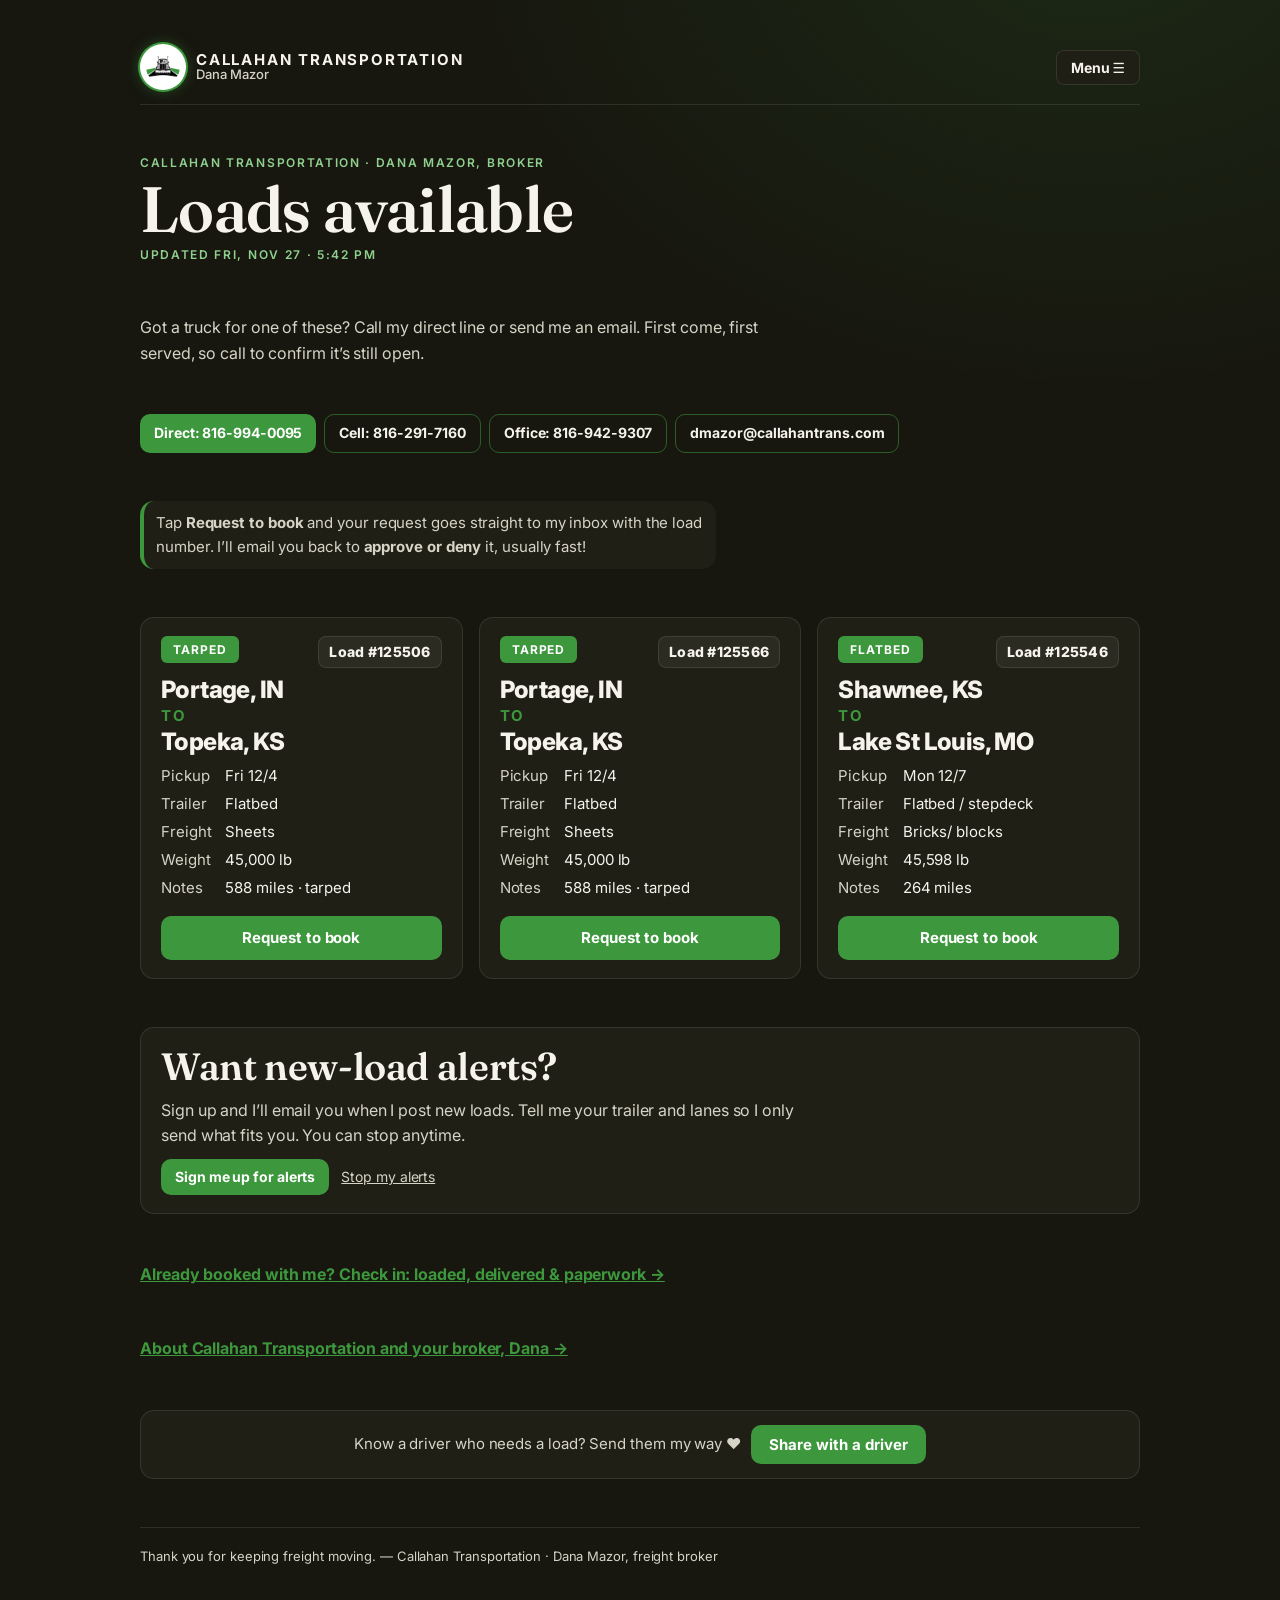
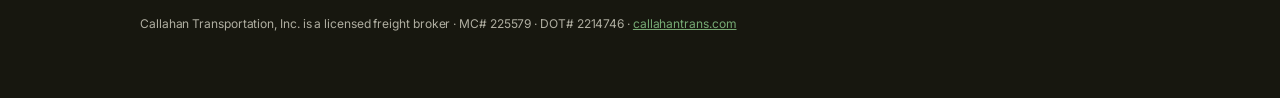
<file: open-loads.html>
<!doctype html>
<html lang="en">
<head>
<meta charset="utf-8">
<meta name="viewport" content="width=device-width, initial-scale=1">
<link rel="manifest" href="manifest.webmanifest">
<link rel="apple-touch-icon" href="apple-touch-icon.png">
<link rel="icon" type="image/png" href="icon-192.png">
<meta name="theme-color" content="#17170F">
<meta name="apple-mobile-web-app-capable" content="yes">
<meta name="apple-mobile-web-app-title" content="Callahan Transportation">
<title>Loads Available · Callahan Transportation</title>
<link rel="preconnect" href="https://fonts.googleapis.com">
<link rel="stylesheet" href="https://fonts.googleapis.com/css2?family=Fraunces:ital,wght@0,500;0,600;1,500&family=Inter:wght@400;500;600;700;800&display=swap">
<style>
.sharebar { display: flex; flex-wrap: wrap; gap: 10px; align-items: center; justify-content: center; background: var(--panel); border: 1px dashed color-mix(in srgb, var(--gold) 55%, transparent); border-radius: 12px; padding: 14px 16px; text-align: center }
.sharebar p { margin: 0; color: var(--muted); font-size: 15px }
.sharebtn { font: 700 15px var(--body); background: var(--gold); color: var(--ground); border: 0; border-radius: 999px; padding: 10px 18px; cursor: pointer }
.sharebtn:focus-visible { outline: 3px solid var(--ink); outline-offset: 3px }
.sitenav { display: flex; flex-wrap: wrap; gap: 8px; align-items: center; padding-bottom: 6px }
.sitenav .brand { font-family: var(--hand); font-weight: 700; font-size: 28px; color: var(--gold); text-decoration: none; margin-right: auto }
.sitenav .brand { display: flex; flex-direction: column; line-height: 1.05 }
.sitenav .brand .b1 { font-family: var(--body); font-weight: 700; font-size: 15px; letter-spacing: .14em; text-transform: uppercase; color: var(--gold) }
.sitenav .brand .b2 { font-family: var(--hand); font-weight: 700; font-size: 28px; color: var(--ink) }
.sitenav a.nl { font: 700 14px var(--body); color: var(--ink); text-decoration: none; border: 1px solid color-mix(in srgb, var(--gold) 45%, transparent); border-radius: 999px; padding: 8px 14px }
.sitenav a.nl[aria-current="page"] { background: var(--gold); color: var(--ground); border-color: var(--gold) }
.sitenav { position: relative; align-items: center; flex-wrap: nowrap }
.sitenav .brand { min-width: 0 }
@media (max-width: 420px) { .sitenav .brand .b1 { font-size: 12px; letter-spacing: .1em } .sitenav .brand .b2 { font-size: 24px } }
.sitenav .brand { flex-direction: row; align-items: center; gap: 10px }
.sitenav .brand .mark { width: 58px; height: auto; background: var(--paper, #F3E6D1); border-radius: 10px; padding: 5px 6px; box-shadow: 0 0 22px color-mix(in srgb, #E8A54B 35%, transparent) }
.sitenav .btxt { display: flex; flex-direction: column; line-height: 1.05; min-width: 0 }
.menu { position: relative; flex: none }
.menu summary { white-space: nowrap }
@media (max-width: 420px) { .sitenav .brand .mark { width: 44px } .sitenav .brand .b1 { font-size: 10.5px; letter-spacing: .06em; white-space: nowrap } .sitenav .brand { gap: 8px } }
.menu summary { list-style: none; cursor: pointer; font: 700 14px var(--body); color: var(--ink); border: 1px solid color-mix(in srgb, var(--gold) 45%, transparent); border-radius: 999px; padding: 8px 14px }
.menu summary::-webkit-details-marker { display: none }
.menu summary:focus-visible { outline: 3px solid var(--ink); outline-offset: 3px }
.menu-list { position: absolute; right: 0; top: calc(100% + 8px); z-index: 20; display: flex; flex-direction: column; gap: 6px; min-width: 200px; background: var(--panel); border: 1px solid color-mix(in srgb, var(--gold) 35%, transparent); border-radius: 12px; padding: 10px; box-shadow: 0 18px 40px rgba(0,0,0,.5) }
.menu-list a.nl { text-align: left }
.sitenav a:focus-visible { outline: 3px solid var(--ink); outline-offset: 3px }
:root {
  --ground:#1F1813; --panel:#2A2019; --gold:#E8A54B; --ink:#F8EFE1; --rust:#C4553A; --muted:#C9B79E; --paper:#F3E6D1;
  --hand:"Caveat", "Segoe Print", "Bradley Hand", cursive;
  --body:"Nunito Sans", "Segoe UI", system-ui, sans-serif;
  color-scheme: dark;
}
* { box-sizing: border-box }
body {
  background: radial-gradient(90% 40% at 85% 0%, color-mix(in srgb, var(--gold) 26%, transparent), transparent 70%),
              radial-gradient(70% 30% at 0% 100%, color-mix(in srgb, var(--rust) 22%, transparent), transparent 70%),
              var(--ground);
  background-attachment: fixed;
  color: var(--ink); font-family: var(--body); font-size: 17px; line-height: 1.5;
  padding: 40px 16px 64px; min-height: 100%; margin: 0;
}
.wrap { max-width: 1000px; margin: 0 auto; display: flex; flex-direction: column; gap: 26px }
.company { font-size: 13px; font-weight: 700; letter-spacing: .18em; text-transform: uppercase; color: var(--gold) }
h1 { font-family: var(--hand); font-weight: 700; font-size: clamp(50px, 10vw, 84px); line-height: .95; margin: 4px 0 0; text-wrap: balance }
.updated { font-size: 13px; font-weight: 700; letter-spacing: .14em; text-transform: uppercase; color: var(--muted) }
.note { margin: 0; color: var(--muted); max-width: 64ch }
.call { display: flex; flex-wrap: wrap; gap: 8px }
.call a { display: inline-flex; align-items: center; gap: 8px; font-weight: 700; font-size: 14px; text-decoration: none; color: var(--ground); background: var(--gold); border-radius: 999px; padding: 7px 14px }
.call a.alt { background: transparent; color: var(--ink); border: 1px solid color-mix(in srgb, var(--gold) 55%, transparent) }
.list { display: grid; grid-template-columns: repeat(auto-fill, minmax(min(100%, 300px), 1fr)); gap: 16px }
.load { background: var(--panel); border: 1px solid color-mix(in srgb, var(--gold) 22%, transparent); border-radius: 10px; padding: 18px 20px; display: flex; flex-direction: column; gap: 10px; min-width: 0 }
.lane { display: flex; flex-direction: column; gap: 2px }
.city { font-family: var(--hand); font-weight: 700; font-size: 34px; line-height: 1 }
.arrow { color: var(--gold); font-size: 15px; font-weight: 700; letter-spacing: .1em }
.chip { align-self: flex-start; font-size: 12px; font-weight: 700; letter-spacing: .1em; text-transform: uppercase; color: var(--ground); background: var(--gold); border-radius: 999px; padding: 4px 12px }
dl { margin: 0; display: grid; grid-template-columns: auto 1fr; gap: 4px 14px; font-size: 15px }
dt { color: var(--muted) }
dd { margin: 0; min-width: 0 }
.book { display: flex; gap: 10px; flex-wrap: wrap; margin-top: auto; padding-top: 6px }
.book a { flex: 1 1 auto; text-align: center; font-weight: 700; font-size: 15px; text-decoration: none; border-radius: 999px; padding: 10px 16px }
.book-btn { background: var(--gold); color: var(--ground) }
.book-call { color: var(--ink); border: 1px solid color-mix(in srgb, var(--gold) 55%, transparent) }
.book a:focus-visible { outline: 3px solid var(--ink); outline-offset: 3px }
.approve { background: var(--panel); border-left: 4px solid var(--gold); border-radius: 8px; padding: 10px 12px; color: var(--ink); font-size: 15px }
.alerts { background: var(--panel); border: 1px dashed color-mix(in srgb, var(--gold) 55%, transparent); border-radius: 12px; padding: 18px 20px; display: flex; flex-direction: column; gap: 10px }
.alerts-title { font-family: var(--hand); font-weight: 700; font-size: 36px; line-height: 1; color: var(--gold); margin: 0 }
.alert-btns { display: flex; flex-wrap: wrap; gap: 12px; align-items: center }
.alert-btn { font-weight: 700; font-size: 14px; text-decoration: none; color: var(--ground); background: var(--gold); border-radius: 999px; padding: 7px 14px }
.alert-stop { color: var(--muted); font-size: 14px }
.alert-btn:focus-visible, .alert-stop:focus-visible { outline: 3px solid var(--ink); outline-offset: 3px }
.card-top { display: flex; align-items: center; justify-content: space-between; gap: 10px }
.loadno { font-weight: 800; font-size: 14px; letter-spacing: .02em; color: var(--ink); background: var(--panel-2, #1B242A); border: 1px solid var(--line, rgba(190,235,230,.1)); border-radius: 8px; padding: 4px 10px }
.empty { color: var(--muted); font-family: var(--hand); font-size: 32px }
footer { color: var(--muted); font-size: 14px; border-top: 1px solid color-mix(in srgb, var(--gold) 25%, transparent); padding-top: 18px }
</style>
<link rel="stylesheet" href="anim.css?v=3">
<link rel="stylesheet" href="modern.css?v=5">
<link rel="stylesheet" href="brand.css?v=1">
</head>
<body>

<div class="wrap">
  <nav class="sitenav" aria-label="Site">
    <a class="brand" href="index.html"><img class="mark" src="callahan-mark-orig.png?v=4" alt=""><span class="btxt"><span class="b1">Callahan Transportation</span><span class="b2">Dana Mazor</span></span></a>
    <details class="menu">
      <summary>Menu <span aria-hidden="true">☰</span></summary>
      <div class="menu-list">
      <a class="nl" href="index.html">Home</a>
      <a class="nl" href="open-loads.html" aria-current="page">Loads available</a>
      <a class="nl" href="loads-we-moved.html">Loads we moved</a>
      <a class="nl" href="check-in.html">Driver check-in</a>
      <a class="nl" href="my-story.html">Meet Dana</a>
      </div>
    </details>
  </nav>
  <header>
    <div class="company">Callahan Transportation · Dana Mazor, broker</div>
    <h1>Loads available</h1>
    <span class="updated" id="updated"></span>
  </header>
  <p class="note">Got a truck for one of these? Call my direct line or send me an email. First come, first served, so call to confirm it’s still open.</p>
  <div class="call">
    <a href="tel:+18169940095">Direct: 816-994-0095</a>
    <a class="alt" href="tel:+18162917160">Cell: 816-291-7160</a>
    <a class="alt" href="tel:+18169429307">Office: 816-942-9307</a>
    <a class="alt" href="mailto:dmazor@callahantrans.com">dmazor@callahantrans.com</a>
  </div>
  <p class="note approve">Tap <strong>Request to book</strong> and your request goes straight to my inbox with the load number. I’ll email you back to <strong>approve or deny</strong> it, usually fast!</p>
  <div class="list" id="list"></div>
  <section class="alerts" aria-labelledby="alerts-title">
    <h2 class="alerts-title" id="alerts-title">Want new-load alerts?</h2>
    <p class="note">Sign up and I’ll email you when I post new loads. Tell me your trailer and lanes so I only send what fits you. You can stop anytime.</p>
    <div class="alert-btns">
      <a class="alert-btn" id="alert-join" href="#">Sign me up for alerts</a>
      <a class="alert-stop" id="alert-stop" href="#">Stop my alerts</a>
    </div>
  </section>
  <p class="note"><a href="check-in.html" style="color:var(--gold);font-weight:700">Already booked with me? Check in: loaded, delivered &amp; paperwork →</a></p>
  <p class="note"><a href="index.html" style="color:var(--gold);font-weight:700">About Callahan Transportation and your broker, Dana →</a></p>
  <div class="sharebar"><p>Know a driver who needs a load? Send them my way ♥</p><button type="button" class="sharebtn" data-share>Share with a driver</button></div>
  <footer>Thank you for keeping freight moving. — Callahan Transportation · Dana Mazor, freight broker</footer>
  <p class="broker-line">Callahan Transportation, Inc. is a licensed freight broker · MC# 225579 · DOT# 2214746 · <a href="https://www.callahantrans.com" target="_blank" rel="noopener">callahantrans.com</a></p>
</div>

<script type="application/json" id="data">{"updated": "Fri, Nov 27 · 5:42 PM", "loads": [{"load": "125478", "from": "Osceola, AR", "to": "Fort Smith, AR", "when": "Fri 11/27", "equip": "Flatbed / stepdeck", "freight": "(2) coils", "weight": "44,798 lb", "notes": "324 miles · tarped", "tag": "Today"}, {"load": "125573", "from": "Pleasant Hill, MO", "to": "Derby, KS", "when": "Fri 11/27", "equip": "Flatbed / stepdeck", "freight": "Lumber", "weight": "Call for weight", "notes": "210 miles", "tag": "Today"}, {"load": "125504", "from": "Osceola, AR", "to": "Catoosa, OK", "when": "Mon 11/30", "equip": "Flatbed / stepdeck", "freight": "(1) coil", "weight": "47,500 lb", "notes": "434 miles", "tag": "Flatbed"}, {"load": "125505", "from": "Osceola, AR", "to": "Catoosa, OK", "when": "Mon 11/30", "equip": "Flatbed / stepdeck", "freight": "(1) coil", "weight": "46,760 lb", "notes": "434 miles", "tag": "Flatbed"}, {"load": "125514", "from": "Osceola, AR", "to": "Detroit, MI", "when": "Mon 11/30", "equip": "Flatbed / stepdeck", "freight": "(1) coil", "weight": "45,808 lb", "notes": "709 miles · tarped", "tag": "Tarped"}, {"load": "125516", "from": "Osceola, AR", "to": "Northport, AL", "when": "Mon 11/30", "equip": "Flatbed / stepdeck", "freight": "(1) coil", "weight": "47,030 lb", "notes": "280 miles", "tag": "Flatbed"}, {"load": "125544", "from": "Osceola, AR", "to": "Jackson, MS", "when": "Mon 11/30", "equip": "Flatbed / stepdeck", "freight": "(1) coil", "weight": "40,669 lb", "notes": "271 miles · tarped", "tag": "Tarped"}, {"load": "125556", "from": "Osceola, AR", "to": "Portage, IN", "when": "Mon 11/30", "equip": "Flatbed / stepdeck", "freight": "1 coil", "weight": "47,410 lb", "notes": "492 miles", "tag": "Flatbed"}, {"load": "125565", "from": "Portage, IN", "to": "Kansas City, MO", "when": "Mon 11/30", "equip": "Flatbed", "freight": "Sheets", "weight": "46,000 lb", "notes": "528 miles · tarped", "tag": "Tarped"}, {"load": "125569", "from": "Harrisonville, MO", "to": "Springfield, MO", "when": "Mon 11/30", "equip": "Flatbed 48'", "freight": "Bricks", "weight": "49,836 lb", "notes": "130 miles", "tag": "Flatbed"}, {"load": "125519", "from": "Blytheville, AR", "to": "Fargo, ND", "when": "Tue 12/1", "equip": "Flatbed / stepdeck", "freight": "Sheets", "weight": "44,000 lb", "notes": "945 miles · tarped", "tag": "Tarped"}, {"load": "125552", "from": "Osceola, AR", "to": "Portage, IN", "when": "Tue 12/1", "equip": "Flatbed / stepdeck", "freight": "(1) coil", "weight": "38,280 lb", "notes": "492 miles · tarped", "tag": "Tarped"}, {"load": "125572", "from": "Fort Smith, AR", "to": "Elkhart, IN", "when": "Tue 12/1", "equip": "Flatbed / stepdeck", "freight": "Lumber", "weight": "Call for weight", "notes": "794 miles · tarped", "tag": "Tarped"}, {"load": "125506", "from": "Portage, IN", "to": "Topeka, KS", "when": "Fri 12/4", "equip": "Flatbed", "freight": "Sheets", "weight": "45,000 lb", "notes": "588 miles · tarped", "tag": "Tarped"}, {"load": "125566", "from": "Portage, IN", "to": "Topeka, KS", "when": "Fri 12/4", "equip": "Flatbed", "freight": "Sheets", "weight": "45,000 lb", "notes": "588 miles · tarped", "tag": "Tarped"}, {"load": "125546", "from": "Shawnee, KS", "to": "Lake St Louis, MO", "when": "Mon 12/7", "equip": "Flatbed / stepdeck", "freight": "Bricks/ blocks", "weight": "45,598 lb", "notes": "264 miles", "tag": "Flatbed"}]}</script>
<script>
(function () {
  const list = document.getElementById('list');
  const esc = s => String(s).replace(/[&<>"]/g, c => ({'&':'&amp;','<':'&lt;','>':'&gt;','"':'&quot;'}[c]));
  let d; try { d = JSON.parse(document.getElementById('data').textContent); } catch (e) { d = {loads: []}; }
  let covered = [];
  // pickup like "Fri 10/30": hide once that date has passed (Chicago time)
  function past(when) {
    const m = /(\d{1,2})\/(\d{1,2})/.exec(when || ''); if (!m) return false;
    const now = new Date(new Date().toLocaleString('en-US', {timeZone: 'America/Chicago'}));
    let y = now.getFullYear(); const mo = +m[1] - 1, da = +m[2];
    if (mo - now.getMonth() > 6) y--; else if (now.getMonth() - mo > 6) y++;
    const t = new Date(now); t.setHours(0, 0, 0, 0);
    return new Date(y, mo, da) < t;
  }
  function render() {
    document.getElementById('updated').textContent = d.updated ? 'Updated ' + d.updated : '';
    const show = (d.loads || []).filter(l => !covered.includes(String(l.load)) && !past(l.when));
    list.innerHTML = '';
    if (!show.length) { list.innerHTML = '<p class="empty">All covered for now. Check back soon ♥</p>'; return; }
    show.forEach(l => {
      const a = document.createElement('article'); a.className = 'load in';
      a.innerHTML = '<div class="card-top"><span class="chip">' + esc(l.tag) + '</span>' + (l.load ? '<span class="loadno">Load #' + esc(l.load) + '</span>' : '') + '</div>' +
        '<div class="lane"><span class="city">' + esc(l.from) + '</span><span class="arrow">TO</span><span class="city">' + esc(l.to) + '</span></div>' +
        '<dl><dt>Pickup</dt><dd>' + esc(l.when) + '</dd><dt>Trailer</dt><dd>' + esc(l.equip) + '</dd><dt>Freight</dt><dd>' + esc(l.freight) + '</dd><dt>Weight</dt><dd>' + esc(l.weight) + '</dd><dt>Notes</dt><dd>' + esc(l.notes) + '</dd></dl>';
      const lane = l.from + ' to ' + l.to;
      const subj = 'BOOK REQUEST - ' + (l.load ? 'Load #' + l.load + ' - ' : '') + lane + ' (' + l.when + ')';
      const body = 'Hi Dana,\n\nI\'d like to book this load:\n' + (l.load ? 'Load #' + l.load + '\n' : '') + lane + '\nPickup: ' + l.when + '\nFreight: ' + l.freight + ', ' + l.weight + '\n\nCompany name:\nMC#:\nDriver name & cell:\nTruck/trailer type:\nWhere I\'m empty & when:\n\nThanks!';
      const act = document.createElement('div'); act.className = 'book';
      const m = document.createElement('a'); m.className = 'book-btn';
      m.href = 'mailto:dmazor@callahantrans.com?subject=' + encodeURIComponent(subj) + '&body=' + encodeURIComponent(body);
      m.textContent = 'Request to book';
      act.append(m); a.appendChild(act);
      list.appendChild(a);
    });
  }
  async function refresh() {
    const t = Date.now();
    let c1 = null, c2 = null;
    try { const r = await fetch('covered.json?t=' + t, {cache: 'no-store'}); if (r.ok) c1 = ((await r.json()).covered || []).map(String); } catch (e) {}
    try { const r = await fetch('https://api.github.com/repos/Callahan2026/dana-loads/contents/covered?ref=main&t=' + t, {cache: 'no-store'}); if (r.ok) c2 = (await r.json()).map(f => f.name.replace(/\.[a-z]+$/i, '')).filter(n => /^\d+$/.test(n)); } catch (e) {}
    if (c1 || c2) covered = (c1 || []).concat(c2 || covered.filter(n => !(c1 || []).includes(n)));
    try {
      const r = await fetch('open-loads.html?t=' + t, {cache: 'no-store'});
      if (r.ok) { const doc = new DOMParser().parseFromString(await r.text(), 'text/html'); const el = doc.getElementById('data'); if (el) d = JSON.parse(el.textContent); }
    } catch (e) {}
    render();
  }
  render(); refresh();
  setInterval(refresh, 120000);
  document.addEventListener('visibilitychange', () => { if (!document.hidden) refresh(); });
})();
</script>

<script>
document.querySelectorAll('[data-share]').forEach(b => b.addEventListener('click', async () => {
  const url = 'https://loads.callahantrans.com/';
  const data = { title: "Dana's Loads · Callahan Transportation", text: 'Need a load? Check out Dana at Callahan Transportation:', url };
  try { if (navigator.share) { await navigator.share(data); return; } } catch (e) { if (e && e.name === 'AbortError') return; }
  try { await navigator.clipboard.writeText(url); b.textContent = 'Link copied!'; setTimeout(() => b.textContent = 'Share with a driver', 2500); }
  catch (e) { prompt('Copy this link:', url); }
}));
</script>
<script>
(function () {
  const to = 'dmazor@callahantrans.com';
  const mk = (s, b) => 'mailto:' + to + '?subject=' + encodeURIComponent(s) + '&body=' + encodeURIComponent(b);
  document.getElementById('alert-join').href = mk('LOAD ALERTS - Sign me up',
    'Hi Dana,\n\nPlease send me your new loads!\n\nName:\nCompany / MC#:\nBest email for alerts:\nCell:\nTrailer type (van, reefer, flatbed, stepdeck, hot shot, oversize):\nHome base / lanes I like:\n\nThanks!');
  document.getElementById('alert-stop').href = mk('LOAD ALERTS - Stop', 'Hi Dana,\n\nPlease take me off your load alerts.\n\nName:\nEmail:\n\nThanks!');
})();
</script>
<script src="anim.js?v=3"></script>
</body>
</html>
</file>
<file: anim.css>
/* Shared motion: highway scene, driving trucks, scroll reveals. All motion stops for reduced-motion users. */
.highway { position: relative; height: 170px; border-radius: 14px; overflow: hidden;
  background: linear-gradient(180deg, #3a2417 0%, #8a4a24 38%, #e8a54b 62%, #f3c27a 66%, #2b2019 66.5%);
  box-shadow: 0 18px 40px rgba(0,0,0,.45) }
.highway .sun { position: absolute; left: 62%; top: 38%; width: 90px; height: 90px; margin: -45px; border-radius: 50%;
  background: radial-gradient(circle, #fff3d6 0%, #ffd27a 45%, rgba(255,190,90,0) 70%); animation: sunpulse 6s ease-in-out infinite }
.highway .hills { position: absolute; left: 0; right: 0; bottom: 34%; height: 40px;
  background: radial-gradient(60% 100% at 20% 100%, #4a2c1b 60%, transparent 61%), radial-gradient(50% 100% at 75% 100%, #5a3420 60%, transparent 61%) }
.highway .road { position: absolute; left: 0; right: 0; bottom: 0; height: 34%; background: #1d1612 }
.highway .road::before { content: ""; position: absolute; left: 0; right: 0; top: 50%; height: 4px; margin-top: -2px;
  background: repeating-linear-gradient(90deg, #e8a54b 0 34px, transparent 34px 68px); animation: dashes .9s linear infinite }
.highway .road::after { content: ""; position: absolute; left: 0; right: 0; top: 0; height: 2px; background: #6b4a2e }
.highway .rig { position: absolute; bottom: 14%; width: 210px; height: auto; animation: drive 9s linear infinite; filter: drop-shadow(0 6px 6px rgba(0,0,0,.5)) }
.highway .rig.back { bottom: 21%; width: 120px; opacity: .75; animation: driveback 14s linear infinite; animation-delay: -5s }
.highway .tag { position: absolute; left: 16px; top: 14px; font: 700 13px var(--body); letter-spacing: .16em; text-transform: uppercase; color: #fff3d6; text-shadow: 0 2px 8px rgba(0,0,0,.5) }
@keyframes dashes { from { background-position: 0 0 } to { background-position: -68px 0 } }
@keyframes drive { from { transform: translateX(-240px) } to { transform: translateX(calc(100vw + 40px)) } }
@keyframes driveback { from { transform: translateX(calc(100vw + 40px)) scaleX(-1) } to { transform: translateX(-160px) scaleX(-1) } }
@keyframes sunpulse { 0%,100% { transform: scale(1) } 50% { transform: scale(1.08) } }

/* little truck that drives along a road strip above footers */
.roadstrip { position: relative; height: 46px; overflow: hidden; border-bottom: 3px solid #3a2a1e }
.roadstrip::before { content: ""; position: absolute; left: 0; right: 0; bottom: 6px; height: 3px;
  background: repeating-linear-gradient(90deg, color-mix(in srgb, #e8a54b 70%, transparent) 0 22px, transparent 22px 44px); animation: dashes2 1s linear infinite }
.roadstrip .rig { position: absolute; bottom: 9px; width: 120px; animation: drive 12s linear infinite }
@keyframes dashes2 { from { background-position: 0 0 } to { background-position: -44px 0 } }

/* scroll reveal */
.reveal { opacity: 0; transform: translateY(26px); transition: opacity .7s ease, transform .7s ease }
.reveal.in { opacity: 1; transform: none }

/* logo card float + loads tabs shimmer */
.logo-card { animation: floaty 6s ease-in-out infinite }
@keyframes floaty { 0%,100% { transform: rotate(-1.2deg) translateY(0) } 50% { transform: rotate(-.4deg) translateY(-6px) } }
.loadtab { position: relative; overflow: hidden }
.loadtab::after { content: ""; position: absolute; top: 0; bottom: 0; width: 60px; left: -80px; transform: skewX(-20deg);
  background: linear-gradient(90deg, transparent, rgba(255,255,255,.35), transparent); animation: shine 4.5s ease-in-out infinite }
@keyframes shine { 0%,60% { left: -80px } 100% { left: 110% } }
.lt-go { transition: transform .2s ease } .loadtab:hover .lt-go { transform: translateX(6px) }
.load { transition: transform .2s ease, box-shadow .2s ease } .load:hover { transform: translateY(-3px); box-shadow: 0 14px 30px rgba(0,0,0,.4) }

@media (prefers-reduced-motion: reduce) {
  .highway .rig, .highway .sun, .highway .road::before, .roadstrip .rig, .roadstrip::before, .logo-card, .loadtab::after { animation: none }
  .highway .rig { left: 30% } .highway .rig.back { display: none } .roadstrip .rig { left: 40% }
  .reveal { opacity: 1; transform: none; transition: none }
}
</file>
<file: modern.css>
/* Modern pass: clean type, straight edges, photo-led hero, restrained motion. Loaded last on every page. */
:root {
  --ground: #0E1316; --panel: #151C20; --panel-2: #1B242A; --line: rgba(190, 235, 230, .10);
  --gold: #2EC4B6; --teal: #2EC4B6; --blue: #3B8FE0; --leaf: #5CC97A; --ink: #F6EFE6; --muted: #B8AA98; --paper: #F6EFE6; --paper-ink: #1A1410; --green: #3E9A42;
  --hand: "Inter", system-ui, -apple-system, "Segoe UI", sans-serif;
  --body: "Inter", system-ui, -apple-system, "Segoe UI", sans-serif;
}
body { background: radial-gradient(70% 40% at 85% -5%, rgba(59,143,224,.18), transparent 70%), radial-gradient(60% 35% at 0% 0%, rgba(92,201,122,.12), transparent 70%), var(--ground) !important; background-attachment: scroll !important;
  font-family: var(--body); font-size: 16px; line-height: 1.6; letter-spacing: -.005em; -webkit-font-smoothing: antialiased }
h1, .wall-title, .alerts-title, .step, .lt-title, .city, .cal-big, .story-sign, .pol span, .slide .cap, dialog figcaption, .empty {
  font-family: var(--body) !important; letter-spacing: -.025em }
h1 { font-weight: 800 !important; font-size: clamp(36px, 7vw, 64px) !important; line-height: 1.02 !important }
.wall-title, .alerts-title, .step { font-weight: 800 !important; font-size: clamp(26px, 4.6vw, 38px) !important; color: var(--ink) !important; line-height: 1.1 !important }
.company, .lt-kicker, .updated { font-size: 12px !important; letter-spacing: .14em !important; color: var(--gold) !important; font-weight: 600 !important }
.lede, .note, .cal > p, .story p, .meet p { color: var(--muted) }
.tagline { font-weight: 600 }
.wrap { gap: 48px !important }

/* header */
.sitenav { padding: 4px 0 14px; border-bottom: 1px solid var(--line) }
.sitenav .brand .mark { background: #fff !important; box-shadow: none !important; border-radius: 8px !important; width: 52px }
.sitenav .brand .b1 { color: var(--ink) !important; letter-spacing: .12em !important; font-weight: 700 !important }
.sitenav .brand .b2 { font-size: 13px !important; font-weight: 500 !important; color: var(--muted) !important; letter-spacing: 0 }
.menu summary, .sitenav a.nl { border-radius: 8px !important; border-color: var(--line) !important; background: var(--panel) }
.sitenav a.nl[aria-current="page"] { background: var(--gold) !important; color: #06201D !important }

/* photo hero (home) */
.hero-photo { position: relative; border-radius: 18px; overflow: hidden; min-height: 460px; display: flex; flex-direction: row; align-items: flex-end; justify-content: flex-start; isolation: isolate; border: 1px solid var(--line) }
.hero-photo .bg { position: absolute; inset: 0; background-size: cover; background-position: center; z-index: -2; animation: kenburns 18s ease-in-out infinite alternate }
.hero-photo::before { content: ""; position: absolute; inset: 0; z-index: -1; background: linear-gradient(180deg, rgba(20,16,13,.15) 0%, rgba(20,16,13,.55) 45%, rgba(20,16,13,.96) 100%) }
.hero-photo .in { padding: clamp(22px, 4vw, 44px); display: flex; flex-direction: column; gap: 14px; max-width: 720px }
.hero-photo .logo-chip { align-self: flex-start; background: #fff; border-radius: 12px; padding: 10px 14px; width: 200px; animation: none !important; box-shadow: 0 10px 30px rgba(0,0,0,.35) }
.hero-photo .logo-chip img { display: block; width: 100%; height: auto }
.hero-photo .lede { color: #E8DDCF; font-size: 17px; margin: 0 }
.cta { display: flex; flex-wrap: wrap; gap: 10px; margin-top: 6px }
.cta a { font-weight: 700; font-size: 15px; text-decoration: none; border-radius: 10px; padding: 12px 18px; transition: transform .2s ease, background .2s ease }
.cta a.primary { background: linear-gradient(90deg, #2EC4B6, #3B8FE0); color: #fff }
.cta a.ghost { color: var(--ink); background: rgba(255,255,255,.08); border: 1px solid rgba(255,255,255,.18); backdrop-filter: blur(6px) }
.cta a:hover { transform: translateY(-2px) }
.cta a:focus-visible { outline: 3px solid var(--ink); outline-offset: 3px }
@keyframes kenburns { from { transform: scale(1.04) translate(0, 0) } to { transform: scale(1.14) translate(-2%, -2%) } }

/* trust strip */
.stats { display: grid; grid-template-columns: repeat(auto-fit, minmax(150px, 1fr)); gap: 1px; background: var(--line); border: 1px solid var(--line); border-radius: 14px; overflow: hidden }
.stats div { background: var(--panel); padding: 16px 18px; display: flex; flex-direction: column; gap: 2px }
.stats b { font-size: 18px; font-weight: 800; color: var(--ink); letter-spacing: -.02em }
.stats span { font-size: 13px; color: var(--muted) }

/* cards and buttons: straight, crisp */
.cal-item, .load, .card, .alerts, .sharebar, .approve, .car, .logo-card, .help .loadtab { border-radius: 14px !important }
.cal-item, .load, .card, .alerts, .sharebar { background: var(--panel) !important; border: 1px solid var(--line) !important }
.cal-big { font-size: 18px !important; font-weight: 700 !important; color: var(--ink) !important }
.cal-item { border-top: 3px solid var(--gold) !important }
.loadtab { padding: 18px 22px !important; box-shadow: none !important }
.loadtab-2 { border: 1px solid var(--line) !important; background: var(--panel) !important }
.lt-title { font-size: clamp(19px, 3.4vw, 24px) !important; font-weight: 700 !important; line-height: 1.2 !important }
.lt-go { font-size: 22px !important }
.loadtab::after { display: none }
.chip { border-radius: 6px !important; letter-spacing: .08em !important }
.city { font-size: 24px !important; font-weight: 800 !important }
.call a, .alert-btn, .book a, .sharebtn, .btn, .car-btn, .cat-tab, .slide .cap small { border-radius: 10px !important }
.cat-tab { background: var(--panel) !important; border-color: var(--line) !important }
.cat-tab[aria-selected="true"] { background: var(--gold) !important; color: #06201D !important }
.car { background: var(--panel) !important; border: 1px solid var(--line); box-shadow: none !important }
.slide img { filter: none !important; border-radius: 10px !important }
.slide .cap { color: var(--ink) !important; font-size: 18px !important; font-weight: 700 !important }
.slide .cap small { color: var(--muted) !important }
.car-btn { background: var(--panel-2) !important; color: var(--ink) !important; border: 1px solid var(--line) !important }
.car-count { color: var(--muted) !important }
input { border-radius: 10px !important; border-color: var(--line) !important; background: var(--ground) !important }

/* polaroids become clean photo cards */
.pol { transform: none !important; background: var(--panel) !important; border: 1px solid var(--line); padding: 10px 10px 0 !important; border-radius: 14px !important; box-shadow: 0 20px 50px rgba(0,0,0,.4) !important }
.pol img { filter: none !important; border-radius: 8px !important }
.pol span { color: var(--ink) !important; font-size: 15px !important; font-weight: 600 !important; padding: 10px 4px 12px !important }
.story-sign { font-size: 20px !important; font-weight: 700 !important; color: var(--gold) !important }
.logo-card { transform: none !important; animation: none !important; background: #fff !important; box-shadow: none !important }
footer { border-top-color: var(--line) !important; font-size: 13px }
.closer img { border-radius: 14px !important; filter: none }

/* retire the cartoon scenery */
.highway, .roadstrip { display: none !important }

/* subtle motion */
.reveal { transform: translateY(18px) }
@media (prefers-reduced-motion: reduce) { .hero-photo .bg { animation: none } }
@media (max-width: 600px) { .hero-photo .logo-chip { width: 140px; padding: 8px 10px } .hero-photo { min-height: 0 } }

/* Lively hero: warm aurora + highway light trails (no photo) */
.hero-photo { background: #120d0a }
.hero-photo::before { background: linear-gradient(180deg, rgba(18,13,10,0) 0%, rgba(18,13,10,.35) 55%, rgba(18,13,10,.92) 100%) !important }
.fx { position: absolute; inset: 0; z-index: -2; overflow: hidden }
.fx .glow { position: absolute; border-radius: 50%; filter: blur(60px); opacity: .85; mix-blend-mode: screen }
.fx .g1 { width: 70%; height: 80%; left: -10%; top: -25%; background: #ff8a1f; animation: drift1 14s ease-in-out infinite alternate }
.fx .g2 { width: 60%; height: 70%; right: -15%; top: -10%; background: #e0412b; animation: drift2 17s ease-in-out infinite alternate }
.fx .g3 { width: 55%; height: 55%; left: 30%; top: 10%; background: #3e9a42; opacity: .45; animation: drift3 20s ease-in-out infinite alternate }
@keyframes drift1 { to { transform: translate(18%, 12%) scale(1.15) } }
@keyframes drift2 { to { transform: translate(-20%, 18%) scale(1.1) } }
@keyframes drift3 { to { transform: translate(-25%, -10%) scale(1.2) } }
.fx .road3d { position: absolute; left: -20%; right: -20%; bottom: -10%; height: 70%; transform: perspective(500px) rotateX(62deg); transform-origin: bottom;
  background:
    linear-gradient(90deg, transparent 49.6%, rgba(255,214,140,.9) 49.6% 50.4%, transparent 50.4%) 0 0 / 100% 120px,
    repeating-linear-gradient(90deg, rgba(255,255,255,.06) 0 1px, transparent 1px 80px),
    linear-gradient(180deg, transparent, rgba(0,0,0,.6));
  -webkit-mask: linear-gradient(180deg, transparent 0%, #000 45%); mask: linear-gradient(180deg, transparent 0%, #000 45%);
  animation: roadrun 1.1s linear infinite }
.fx .road3d { background-repeat: repeat-y, repeat, no-repeat }
@keyframes roadrun { from { background-position: 0 0, 0 0, 0 0 } to { background-position: 0 120px, 0 0, 0 0 } }
.fx .trail { position: absolute; height: 3px; width: 38%; left: -40%; border-radius: 3px; filter: blur(.6px);
  background: linear-gradient(90deg, transparent, #ffd27a 60%, #fff6e0); box-shadow: 0 0 14px 3px rgba(255,180,80,.7); animation: streak 2.6s cubic-bezier(.4,0,.2,1) infinite }
.fx .trail.red { background: linear-gradient(90deg, transparent, #ff4b3a 60%, #ffd0c8); box-shadow: 0 0 14px 3px rgba(255,70,50,.7) }
.fx .t1 { top: 9% } .fx .t2 { top: 15%; animation-delay: .7s; width: 50% } .fx .t3 { top: 22%; animation-delay: 1.3s }
.fx .t4 { top: 12%; animation-delay: 1.9s; width: 28% } .fx .t5 { top: 27%; animation-delay: .35s; width: 45% }
.fx .t6 { top: 19%; animation-delay: 2.2s } .fx .t7 { top: 5%; animation-delay: 1.6s; width: 30% }
.fx .t2, .fx .t5, .fx .t7 { background: linear-gradient(90deg, transparent, #ff4b3a 60%, #ffd0c8); box-shadow: 0 0 14px 3px rgba(255,70,50,.7); animation-name: streakback }
@keyframes streak { from { transform: translateX(0) } to { transform: translateX(380%) } }
@keyframes streakback { from { transform: translateX(380%) scaleX(-1) } to { transform: translateX(0) scaleX(-1) } }
.hero-photo h1 { background: linear-gradient(90deg, #ffffff 0%, #b8f2e6 40%, #4fd1c5 70%, #5aa9f0 100%); -webkit-background-clip: text; background-clip: text; color: transparent !important }
@media (prefers-reduced-motion: reduce) { .fx .glow, .fx .road3d, .fx .trail { animation: none } .fx .trail { display: none } }

/* Night highway hero */
.fx-night { position: absolute; inset: 0; z-index: -2; background: #03060a }
.fx-night canvas { display: block }
.hero-photo { min-height: 520px; border-color: rgba(46,196,182,.28) !important; box-shadow: 0 0 80px rgba(59,143,224,.15) }
.hero-photo::before { background: linear-gradient(90deg, rgba(3,6,9,.85) 0%, rgba(3,6,9,.55) 45%, rgba(3,6,9,0) 75%), linear-gradient(180deg, rgba(3,6,9,0) 60%, rgba(3,6,9,.7) 100%) !important }
@media (max-width: 600px) { .hero-photo::before { background: linear-gradient(180deg, rgba(3,6,9,.1) 0%, rgba(3,6,9,.55) 40%, rgba(3,6,9,.92) 100%) !important } .hero-photo { min-height: 600px } }
.hero-photo .cta a.primary { box-shadow: 0 0 24px rgba(46,196,182,.55) }

/* Modern Callahan lockup */
.lockup { display: flex; align-items: center; gap: 16px; align-self: flex-start }
.lockup img { width: clamp(96px, 16vw, 150px); height: auto; filter: drop-shadow(0 0 18px rgba(46,196,182,.35)) }
.lk-text { display: flex; flex-direction: column; line-height: 1; padding-left: 16px; border-left: 2px solid; border-image: linear-gradient(180deg, #5CC97A, #2EC4B6, #3B8FE0) 1 }
.lk-1 { font-weight: 800; font-size: clamp(26px, 4.6vw, 40px); letter-spacing: .14em; color: #F6EFE6 }
.lk-2 { margin-top: 6px; font-weight: 600; font-size: clamp(10px, 1.6vw, 13px); letter-spacing: .32em; background: linear-gradient(90deg, #5CC97A, #2EC4B6 55%, #5aa9f0); -webkit-background-clip: text; background-clip: text; color: transparent }
.sitenav .brand .mark { background: transparent !important; padding: 0 !important; width: 50px !important; filter: drop-shadow(0 0 10px rgba(46,196,182,.3)) }
@media (max-width: 480px) { .lk-2 { letter-spacing: .16em; white-space: nowrap } .lk-1 { letter-spacing: .1em } .lockup { gap: 12px } .lk-text { padding-left: 12px } }

/* Callahan badge: real logo colors (green + black on white), animated ring */
:root { --callahan-green: #3E9A42 }
.lk-2 { background: none !important; -webkit-background-clip: border-box !important; color: var(--callahan-green) !important; filter: brightness(1.35) }
.lk-text { border-image: linear-gradient(180deg, var(--callahan-green), #2EC4B6) 1 !important }
.badge { position: relative; width: clamp(104px, 17vw, 150px); aspect-ratio: 1; flex: none }
.badge .ring { position: absolute; inset: 0; border-radius: 50%;
  background: conic-gradient(from 0deg, var(--callahan-green), #2EC4B6, #3B8FE0, #0b0f12 62%, var(--callahan-green));
  animation: spin 6s linear infinite; filter: drop-shadow(0 0 16px rgba(62,154,66,.55)) }
.badge .ring::after { content: ""; position: absolute; inset: 5px; border-radius: 50%; background: #0b0f12 }
.badge .disc { position: absolute; inset: 9px; border-radius: 50%; background: radial-gradient(circle at 50% 35%, #ffffff, #eef3ee); display: grid; place-items: center; overflow: hidden;
  box-shadow: inset 0 -8px 18px rgba(0,0,0,.12), 0 0 0 2px rgba(255,255,255,.08) }
.badge .disc img { width: 80%; height: auto; transform: translateY(4%); animation: truckbob 2.4s ease-in-out infinite }
.badge .disc::after { content: ""; position: absolute; top: -40%; bottom: -40%; width: 35%; left: -60%; transform: skewX(-18deg);
  background: linear-gradient(90deg, transparent, rgba(255,255,255,.75), transparent); animation: sheen 5s ease-in-out infinite }
.badge .lane { position: absolute; left: 50%; bottom: -14px; width: 4px; height: 14px; margin-left: -2px; border-radius: 2px;
  background: repeating-linear-gradient(180deg, var(--callahan-green) 0 4px, transparent 4px 8px); animation: lanerun .6s linear infinite }
@keyframes spin { to { transform: rotate(360deg) } }
@keyframes truckbob { 0%,100% { transform: translateY(4%) } 50% { transform: translateY(1%) } }
@keyframes sheen { 0%,70% { left: -60% } 100% { left: 130% } }
@keyframes lanerun { to { background-position: 0 8px } }
.sitenav .brand .mark { background: #fff !important; border-radius: 50% !important; padding: 6px !important; width: 46px !important; height: 46px; object-fit: contain;
  box-shadow: 0 0 0 2px var(--callahan-green), 0 0 14px rgba(62,154,66,.5) !important; filter: none !important }
@media (prefers-reduced-motion: reduce) { .badge .ring, .badge .disc img, .badge .disc::after, .badge .lane { animation: none } }
</file>
<file: brand.css>
/* Match callahantrans.com: near-black, cream, Callahan green, Fraunces + Inter */
:root {
  --ground: #17170F; --panel: #1F1F16; --panel-2: #2B2B22; --line: rgba(245,243,236,.10);
  --gold: #3D973D; --teal: #3D973D; --blue: #3D973D; --leaf: #5FB35F; --callahan-green: #3D973D;
  --ink: #F5F3EC; --muted: #D6D4C6; --paper: #F5F3EC;
}
body { background: radial-gradient(70% 40% at 85% -5%, rgba(61,151,61,.14), transparent 70%), var(--ground) !important }
h1, .wall-title, .alerts-title, .step, .lk-1 { font-family: "Fraunces", Georgia, serif !important; font-weight: 600 !important; letter-spacing: -.01em !important }
.lk-1 { letter-spacing: .06em !important }
.hero-photo h1 { background: none !important; -webkit-background-clip: border-box !important; background-clip: border-box !important; color: var(--ink) !important }
.hero-photo h1 em { font-style: italic; color: #8FD08F }
.company, .lt-kicker, .updated { color: #8FD08F !important }
.cta a.primary { background: #3D973D !important; color: #fff !important; box-shadow: 0 8px 24px rgba(61,151,61,.35) !important }
.cta a.ghost { border-color: rgba(245,243,236,.25) !important }
.sitenav a.nl[aria-current="page"], .cat-tab[aria-selected="true"], .chip, .call a:not(.alt), .alert-btn, .book-btn, .sharebtn, .btn-loaded { background: #3D973D !important; color: #fff !important }
.btn-delivered { background: #F5F3EC !important; color: #17170F !important }
.cal-item { border-top-color: #3D973D !important }
.approve { border-left-color: #3D973D !important }
.lk-text { border-image: linear-gradient(180deg, #3D973D, #F5F3EC) 1 !important }
.lk-2 { color: #8FD08F !important; filter: none !important }
.badge .ring { background: conic-gradient(from 0deg, #3D973D, #F5F3EC, #3D973D 55%, #17170F 70%, #3D973D) !important; filter: drop-shadow(0 0 14px rgba(61,151,61,.5)) !important }
.badge .ring::after { background: #17170F !important }
.fx-night { background: #0c0c08 !important }
.hero-photo { border-color: rgba(61,151,61,.3) !important; box-shadow: 0 0 80px rgba(61,151,61,.12) !important }
.hero-photo::before { background: linear-gradient(90deg, rgba(14,14,9,.88) 0%, rgba(14,14,9,.55) 45%, rgba(14,14,9,0) 75%), linear-gradient(180deg, rgba(14,14,9,0) 60%, rgba(14,14,9,.7) 100%) !important }
@media (max-width: 600px) { .hero-photo::before { background: linear-gradient(180deg, rgba(14,14,9,.1) 0%, rgba(14,14,9,.6) 40%, rgba(14,14,9,.94) 100%) !important } }
.broker-line { font-size: 12px; color: var(--muted); opacity: .8; margin: 0 }
.broker-line a { color: #8FD08F }

/* 2026 logo emblem: glass tile, live green border, flashing headlights, light sweep, 3D tilt */
.badge { display: none }
.emblem { --rx: 0deg; --ry: 0deg; position: relative; width: clamp(150px, 26vw, 230px); aspect-ratio: 1; flex: none;
  transform: perspective(700px) rotateX(var(--rx)) rotateY(var(--ry)); transition: transform .25s ease-out; transform-style: preserve-3d }
.em-border { position: absolute; inset: -3px; border-radius: 34px; overflow: hidden; filter: drop-shadow(0 0 22px rgba(61,151,61,.55)) }
.em-border::before { content: ""; position: absolute; inset: -50%;
  background: conic-gradient(from 0deg, #3D973D, #9BE39B, #F5F3EC, #3D973D 40%, #17170F 60%, #3D973D 80%, #9BE39B, #3D973D);
  animation: spin 5s linear infinite }
.em-tile { position: absolute; inset: 0; border-radius: 31px; overflow: hidden; display: grid; place-items: center;
  background: radial-gradient(120% 90% at 50% 15%, #FFFFFF 0%, #F5F3EC 55%, #D6D4C6 100%);
  box-shadow: inset 0 2px 0 rgba(255,255,255,.9), inset 0 -18px 30px rgba(23,23,15,.18), 0 30px 60px -20px rgba(0,0,0,.8);
  animation: emglow 3.2s ease-in-out infinite }
.em-grid { position: absolute; inset: 0; opacity: .35;
  background-image: linear-gradient(rgba(61,151,61,.18) 1px, transparent 1px), linear-gradient(90deg, rgba(61,151,61,.18) 1px, transparent 1px);
  background-size: 16px 16px; -webkit-mask: radial-gradient(circle at 50% 40%, #000, transparent 70%); mask: radial-gradient(circle at 50% 40%, #000, transparent 70%) }
.em-tile img { position: relative; width: 100%; height: auto; transform: translateZ(30px) translateY(4%); filter: drop-shadow(0 10px 10px rgba(23,23,15,.35));
  animation: truckbob 2.4s ease-in-out infinite }
/* headlight positions match the truck art (~35% / 65% across, ~52% down the art) */
.hl { position: absolute; top: 51%; width: 22%; aspect-ratio: 1; margin: -11% 0 0 -11%; border-radius: 50%; mix-blend-mode: screen;
  background: radial-gradient(circle, #fff 0 12%, rgba(255,250,215,.95) 22%, rgba(155,227,155,.45) 45%, transparent 70%);
  opacity: 0; animation: flash 4s ease-in-out infinite }
.hl.l { left: 36% } .hl.r { left: 64%; animation-delay: .06s }
.em-sheen { position: absolute; top: -40%; bottom: -40%; width: 30%; left: -60%; transform: skewX(-18deg);
  background: linear-gradient(90deg, transparent, rgba(255,255,255,.75), transparent); animation: sheen 4s ease-in-out infinite }
.em-beam { position: absolute; left: 50%; top: 92%; width: 160%; height: 70%; transform: translateX(-50%); pointer-events: none; z-index: -1;
  background: radial-gradient(50% 60% at 50% 0%, rgba(245,243,236,.30), rgba(61,151,61,.14) 45%, transparent 75%);
  filter: blur(6px); animation: beam 4s ease-in-out infinite }
@keyframes flash { 0%, 62%, 100% { opacity: 0; transform: scale(.6) } 68% { opacity: 1; transform: scale(1.25) } 72% { opacity: .25 } 76% { opacity: 1; transform: scale(1.1) } 86% { opacity: 0 } }
@keyframes beam { 0%, 62%, 100% { opacity: .45 } 68%, 78% { opacity: 1 } }
@keyframes emglow { 0%, 100% { box-shadow: inset 0 2px 0 rgba(255,255,255,.9), inset 0 -18px 30px rgba(23,23,15,.18), 0 30px 60px -20px rgba(0,0,0,.8), 0 0 0 rgba(61,151,61,0) }
  50% { box-shadow: inset 0 2px 0 rgba(255,255,255,.9), inset 0 -18px 30px rgba(23,23,15,.18), 0 30px 60px -20px rgba(0,0,0,.8), 0 0 46px rgba(61,151,61,.55) } }
.lockup { gap: clamp(16px, 3vw, 28px) !important; align-items: center }
.lk-1 { font-size: clamp(30px, 5.4vw, 54px) !important; letter-spacing: .08em !important;
  background: linear-gradient(100deg, #F5F3EC 0%, #F5F3EC 40%, #9BE39B 50%, #F5F3EC 60%, #F5F3EC 100%); background-size: 250% 100%;
  -webkit-background-clip: text; background-clip: text; color: transparent !important; animation: wordshine 6s ease-in-out infinite }
@keyframes wordshine { 0%, 55% { background-position: 100% 0 } 100% { background-position: -50% 0 } }
@media (max-width: 480px) { .emblem { width: 108px } .lk-1 { font-size: 27px !important; letter-spacing: .04em !important } .lk-2 { font-size: 9px !important; letter-spacing: .14em !important } .em-border { border-radius: 28px } .em-tile { border-radius: 25px } }
@media (prefers-reduced-motion: reduce) { .emblem { transform: none } .em-border::before, .em-tile, .em-tile img, .hl, .em-sheen, .em-beam, .lk-1 { animation: none } }
</file>
